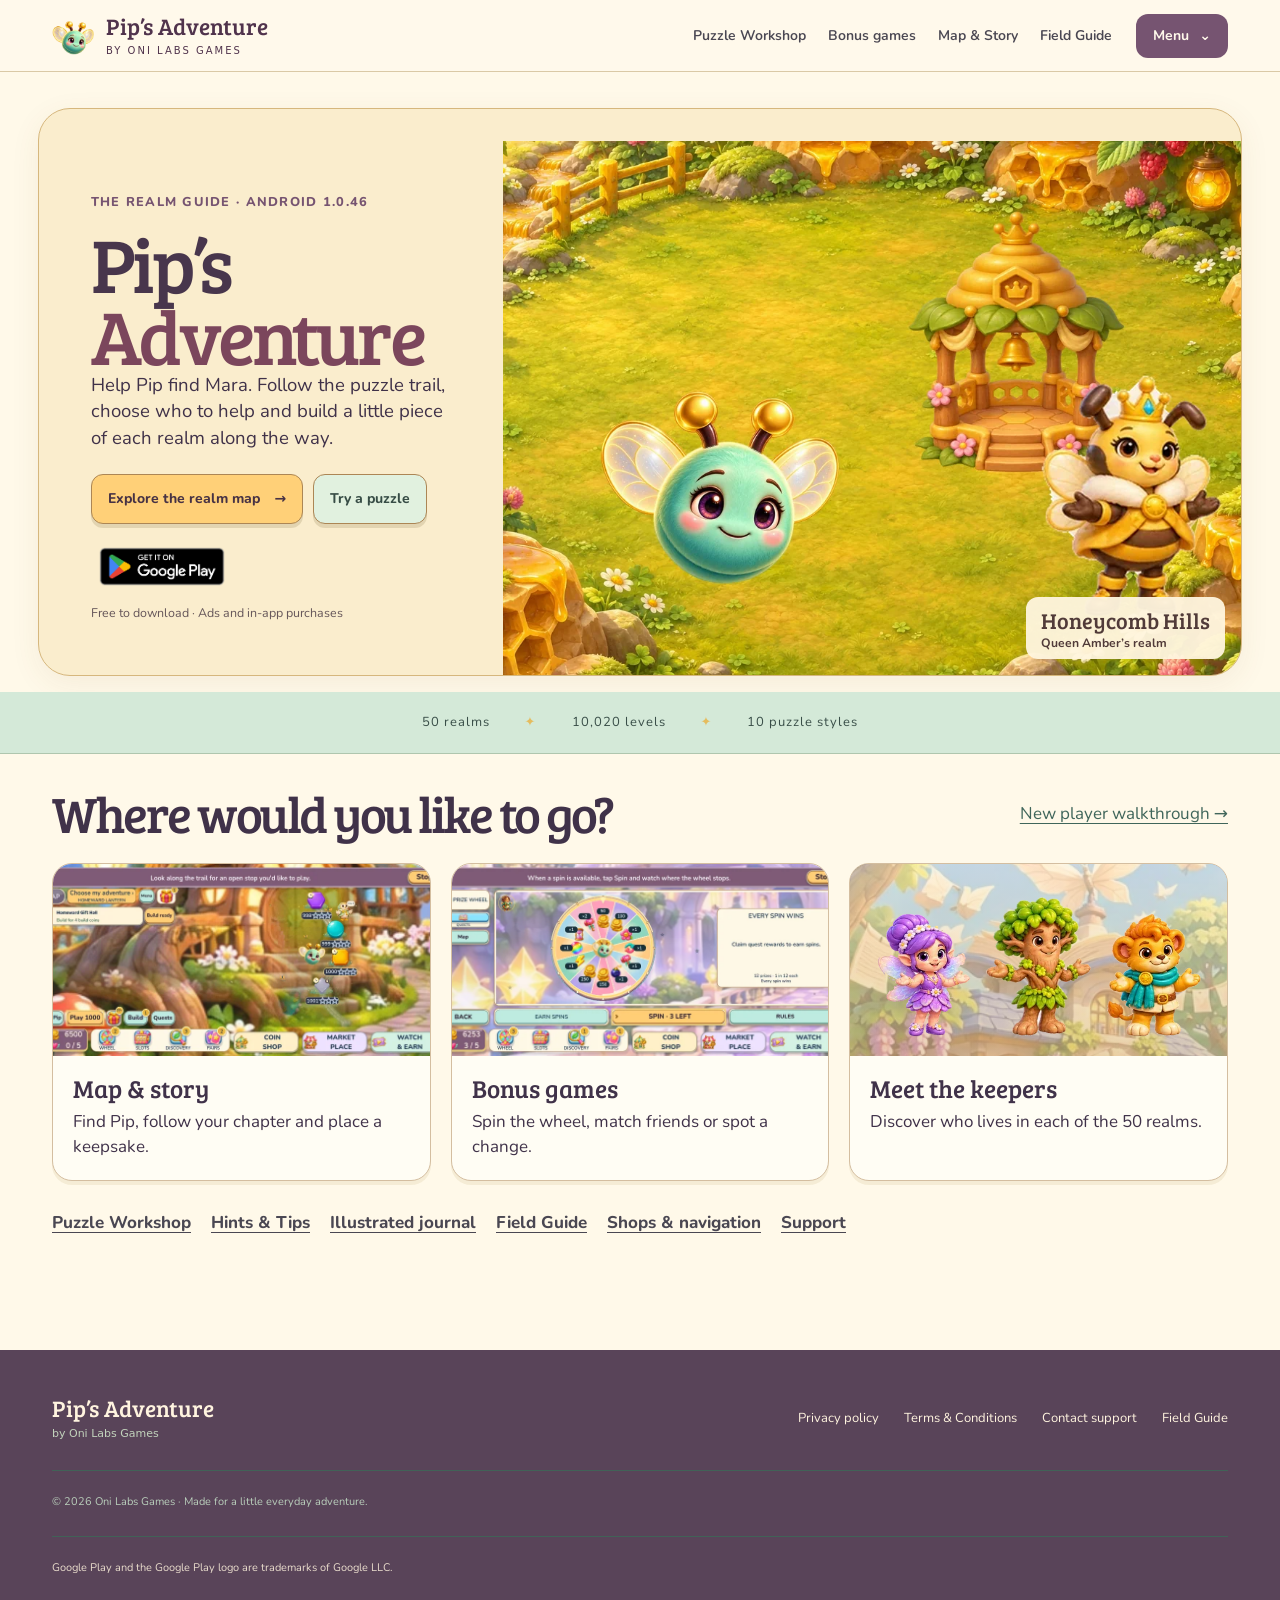
<file: index.html>
<!doctype html>
<html lang="en-CA">
<head>
<!-- Google tag (gtag.js) -->
<script async src="https://www.googletagmanager.com/gtag/js?id=G-JYRZ8F8B67"></script>
<script>
  window.dataLayer = window.dataLayer || [];
  function gtag(){dataLayer.push(arguments);}
  gtag('js', new Date());
  gtag('config', 'G-JYRZ8F8B67');
</script>
<meta charset="utf-8"><meta name="viewport" content="width=device-width,initial-scale=1">
<title>Pip’s Adventure | Realm map, puzzles &amp; player guide</title>
<meta name="description" content="Explore 50 realms with Pip. Practise all ten puzzle styles, choose a chapter route, build landmarks and learn how bonus games and rewards work.">
<meta name="theme-color" content="#fff6de"><link rel="canonical" href="https://cliffman1978-source.github.io/">
<meta property="og:title" content="Pip’s Adventure • The realm guide"><meta property="og:description" content="Follow Pip from the puzzle trail to your next landmark. Explore the characters, chapter choices and bonus games."><meta property="og:image" content="https://cliffman1978-source.github.io/assets/realm-update/hero.webp"><meta property="og:type" content="website">
<link rel="icon" href="assets/realm-update/pip.webp" type="image/webp"><link rel="stylesheet" href="style.css?v=realm-art-2"><script defer src="bonus-practice.js?v=realm-art-2"></script><script src="site.js?v=realm-art-2" defer></script><script src="guide-visuals.js?v=realm-art-2" defer></script>
<link rel="stylesheet" href="practice-art.css?v=level-16-portraits"></head><body class="realm-edition">
<a class="skip" href="#main">Skip to content</a>
<header class="header"><a class="brand" href="#home"><img src="assets/realm-update/pip.webp" alt="" width="54" height="54"><span>Pip’s Adventure<small>BY ONI LABS GAMES</small></span></a><nav aria-label="Main navigation" class="site-nav"><div class="nav-shortcuts"><a href="#puzzles">Puzzle Workshop</a><a href="#bonus">Bonus games</a><a href="#story">Map &amp; Story</a><a href="#guide">Field Guide</a></div><details class="site-menu"><summary>Menu</summary><div class="menu-directory"><a class="menu-home" href="#home">Pip’s Adventure home</a><div><strong>Play</strong><a href="#start">Game walkthrough</a><a href="#puzzles">Puzzle Workshop</a><a href="#bonus">Bonus games</a></div><div><strong>Explore</strong><a href="#story">Map &amp; Story</a><a href="#journal">Illustrated journal</a><a href="#friends">Meet the friends</a></div><div><strong>Get help</strong><a href="#hints">Hints &amp; Tips</a><a href="#guide">Field Guide</a><a href="#navigation">In-game navigation</a><a href="#support">Contact &amp; support</a></div></div></details></nav></header>
<main id="main"><div class="back-hub" hidden><a href="#explore">All features</a><span aria-hidden="true"> / </span><span class="current-section"></span></div>
<section id="home" class="realm-hero" aria-labelledby="title"><div class="realm-intro"><p class="edition-label">The realm guide · Android 1.0.46</p><h1 id="title">Pip’s<br><em>Adventure</em></h1><p class="hero-deck">Help Pip find Mara. Follow the puzzle trail, choose who to help and build a little piece of each realm along the way.</p><div class="hero-actions"><a class="button gold" href="#story">Explore the realm map <span aria-hidden="true">→</span></a><a class="button cream" href="#puzzles">Try a puzzle</a></div><a class="play-badge" href="https://play.google.com/store/apps/details?id=com.puzzlequest.newgame"><img src="assets/google-play-badge.png" alt="Get it on Google Play" width="646" height="250"></a><small>Free to download · Ads and in-app purchases</small></div><figure class="realm-hero-art"><img src="assets/realm-update/hero.webp" width="1200" height="736" fetchpriority="high" alt="Pip and Queen Amber beside the honeycomb pavilion in a sunlit garden"><figcaption>Honeycomb Hills <span>Queen Amber’s realm</span></figcaption></figure></section><div class="trail-strip"><span>50 realms</span><span aria-hidden="true">✦</span><span>10,020 levels</span><span aria-hidden="true">✦</span><span>10 puzzle styles</span></div>
<section id="explore" class="section realm-hub"><div class="hub-heading"><h2>Where would you like to go?</h2><a href="#start">New player walkthrough →</a></div><div class="feature-grid"><a class="realm-feature" href="#story"><img src="assets/realm-update/map.webp" alt="Realm map with illustrated landmark parcels" loading="lazy"><div><h3>Map &amp; story</h3><p>Find Pip, follow your chapter and place a keepsake.</p></div></a><a class="realm-feature" href="#bonus"><img src="assets/realm-update/wheel.webp" alt="The in-game prize wheel" loading="lazy"><div><h3>Bonus games</h3><p>Spin the wheel, match friends or spot a change.</p></div></a><a class="realm-feature" href="#friends"><div class="keeper-cover" aria-hidden="true"><span style="--keeper-x:25%"></span><span style="--keeper-x:0%"></span><span style="--keeper-x:50%"></span></div><div><h3>Meet the keepers</h3><p>Discover who lives in each of the 50 realms.</p></div></a></div><nav class="realm-links" aria-label="More player guides"><a href="#puzzles">Puzzle Workshop</a><a href="#hints">Hints &amp; Tips</a><a href="#journal">Illustrated journal</a><a href="#guide">Field Guide</a><a href="#navigation">Shops &amp; navigation</a><a href="#support">Support</a></nav></section><section class="section puzzle-workshop" id="puzzles" aria-labelledby="practice-title">
<span id="films" aria-hidden="true"></span><h2 id="practice-title">Pip’s Puzzle Workshop</h2>
<p>Try Level 16’s Gather rule with Lyra, Sami, Hazel, Plume and Tavi. Tap two matching faces that share an edge. Then try a different puzzle style or switch to Sunflower Valley’s flower gems.</p>
<p>Character boards begin at level 16. After the opening ten levels, one puzzle in each group of ten uses faces from the cast. Match identical faces using the level’s usual rules. Replaying that level brings back the same cast.</p>
<div id="puzzle-practice" hidden><div class="practice-copy"><label for="practice-pieces">Board pieces</label>
<select id="practice-pieces"><option value="characters" selected>Level 16 characters</option><option value="gems">Sunflower Valley gems</option></select>
<label for="practice-mode">Puzzle style</label>
<select id="practice-mode"><option value="swap">Match 3</option><option value="tap_groups" selected>Gather</option><option value="diagonal_swap">Diagonal Match</option><option value="cross_gather">Cross Gather</option><option value="rising_tides">Rising Tides</option><option value="row_shift">River Rows</option><option value="column_shift">Wind Columns</option><option value="star_hop">Star Hop</option><option value="diagonal_groups">Diagonal Gather</option><option value="bloom_groups">Bloom Gather</option></select>
<p class="practice-rule"></p><div class="practice-speech" role="group" aria-label="Spoken puzzle guidance"><button type="button" data-cue="rule">Hear the rule</button><button type="button" data-cue="tip">Hear a move tip</button></div><audio id="practice-voice" preload="none"></audio><label class="practice-confirm-pref"><input type="checkbox" id="speak-correct" checked> Speak correct moves</label>
<p class="practice-details"></p></div><div class="practice-play"><div class="practice-board" role="group" aria-label="Practice board, three rows and four columns"></div>
<p role="status" aria-live="polite"></p><div class="practice-actions"><button type="button" class="practice-hint">Show a hint</button><button type="button" class="practice-reset">Try again</button></div></div></div>
<details class="workshop-level-preview"><summary>See the full Level 16 board</summary>
<figure><img src="assets/workshop/character-level-16.webp" loading="lazy" alt="Level 16 in Pip’s Adventure with character portraits on the full puzzle board."><figcaption>Match the face on each goal card. The workshop uses five of this level’s characters on a smaller practice board.</figcaption></figure></details>
<noscript><p>Open the <a href="#guide">Field Guide</a> for the illustrated rules for all ten styles.</p></noscript>
<script type="application/json" id="practice-data">[{"mode": "swap", "title": "MATCH 3", "controls": "Swap up, down, left or right. Make a row or column of 3+ matching gems.", "details": "Swipe between neighbouring gems, or tap one and then the other. Diagonal swaps and diagonal matches do not count. A swap that makes no match moves back.", "caption": "Swap up to make a row of three."}, {"mode": "tap_groups", "title": "GATHER", "controls": "Tap 2+ same-colour gems touching up, down, left or right. No swapping or diagonals.", "details": "Tap any gem in the connected group to clear it. Groups can turn corners along shared edges. After gems fall, new connections involving gems already on the board can clear automatically without another move. Groups made entirely of new refill gems wait for your next tap. Groups of 5–6 make a row power, 7–8 a bomb, and 9+ a rainbow. Tap a power to activate it.", "caption": "Tap the pair; both touching gems clear."}, {"mode": "diagonal_swap", "title": "DIAGONAL MATCH", "controls": "Swap neighbours, including diagonally. Make a row or column of 3+ matching gems.", "details": "Swipe between neighbouring gems, or tap one and then the other. You may swap diagonally, but a diagonal line does not count as a match.", "caption": "Swap diagonally to make a horizontal row of three."}, {"mode": "cross_gather", "title": "CROSS GATHER", "controls": "Tap a gem: clear 2+ of its colour in straight lines up/down/left/right. No turns.", "details": "The tapped gem counts toward the total. Each line stops at a different colour, gap or blocker. Lines cannot turn corners or go diagonally. After gems fall, new connections involving gems already on the board can clear automatically without another move. Groups made entirely of new refill gems wait for your next tap. Groups of 5–6 make a row power, 7–8 a bomb, and 9+ a rainbow. Tap a power to activate it.", "caption": "Tap the centre: straight lines clear; the matching corner stays."}, {"mode": "rising_tides", "title": "RISING TIDES", "controls": "Swap to match 3+ in a row or column. Pieces rise from below.", "details": "Swap neighbouring pieces up, down, left or right. On delivery levels, clear ABOVE the pictured relic or charm to lift it to a TOP exit arrow.", "caption": "Make a row of three; gems rise and refill from below."}, {"mode": "row_shift", "title": "RIVER ROWS", "controls": "Shift a row one space left or right. Make a row or column of 3+ matching gems.", "details": "Swipe left or right, or tap two horizontal neighbours. The connected row wraps at its ends; gaps and blockers stop the segment. Tap a power to fire it, or shift its row to fire it. A shift with no match or power moves back.", "caption": "Swipe one space left; the row wraps and makes a column of three."}, {"mode": "column_shift", "title": "WIND COLUMNS", "controls": "Shift a column one space up or down. Make a row or column of 3+ matching gems.", "details": "Swipe up or down, or tap two vertical neighbours. The connected column wraps at its ends; gaps and blockers stop the segment. Tap a power to fire it, or shift its column to fire it. A shift with no match or power moves back.", "caption": "Swipe one space up; the column wraps and makes a row of three."}, {"mode": "star_hop", "title": "STAR HOP", "controls": "Tap a gem, then a gold-ringed gem to swap them. Line up 3 of one colour in a row or column.", "details": "The two gems swap places in an L: two spaces across and one up or down, or two up or down and one across. Either end can complete the line. A hop with a power gem activates it.", "caption": "Tap the two ends of the L. Watch the three matching gems line up."}, {"mode": "diagonal_groups", "title": "DIAGONAL GATHER", "controls": "Tap 2+ same-colour gems touching by an edge OR a corner. No swapping.", "details": "The whole connected group clears, including diagonal connections. After gems fall, new connections involving gems already on the board can clear automatically without another move. Groups made entirely of new refill gems wait for your next tap. Groups of 5–6 make a row power, 7–8 a bomb, and 9+ a rainbow. Tap a power to activate it.", "caption": "Tap the pair connected diagonally; both gems clear."}, {"mode": "bloom_groups", "title": "BLOOM GATHER", "controls": "Tap 3+ same-colour gems touching up, down, left or right. Pairs do not clear.", "details": "No swapping or diagonals. Groups can turn corners along shared edges. After gems fall, new connections involving gems already on the board can clear automatically without another move. Groups made entirely of new refill gems wait for your next tap. Groups of 5–6 make a row power, 7–8 a bomb, and 9+ a rainbow. Tap a power to activate it.", "caption": "Tap all three connected gems in the L-shaped group."}]</script><p class="workshop-tips-link"><a href="#hints">Illustrated hints &amp; tips →</a></p><script defer src="puzzle-lab.js?v=level-16-portraits"></script></section>
<section class="section tips-section" id="hints" aria-labelledby="tips-heading"><h2 id="tips-heading">Hints &amp; Tips</h2><p class="tips-intro">Plan a move, clear an obstacle, or turn a match into a bomb.</p><div class="tip-grid"><article class="tip-card"><figure class="tip-picture" role="img" aria-label="A goal of three blue gems beside a row of three matching blue gems."><div aria-hidden="true"><div class="tip-target"><img alt="" src="assets/icons/goals.webp?v=realm-art-2">3 blue</div><div class="tip-board" aria-hidden="true"><i class="tile blue"></i><i class="tile blue"></i><i class="tile blue"></i><i class="tile green"></i><i class="tile gold"></i><i class="tile purple"></i></div></div></figure><div class="tip-body"><h3>Match what the goal asks for</h3><p>Need blue gems? Look for a blue match before spending a move on another colour. Tap the goal panel during a level to check how many you still need.</p><div class="tip-actions"><audio controls preload="none" aria-label="Listen to the game cue for goals" src="assets/puzzle-voice/goals.mp3"></audio><a href="#your-mission">Level goals →</a></div></div></article><article class="tip-card"><figure class="tip-picture" role="img" aria-label="Three blue gems matched on icy tiles. Alongside them, three green gems match beside a wooden crate."><div aria-hidden="true"><div class="tip-board" aria-hidden="true"><i class="tile ice"></i><i class="tile ice"></i><i class="tile ice"></i><i class="tile gold"></i><i class="tile purple"></i><i class="tile green"></i></div><div class="tip-board" aria-hidden="true"><i class="tile gold"></i><i class="tile crate"></i><i class="tile purple"></i><i class="tile green"></i><i class="tile green"></i><i class="tile green"></i></div></div></figure><div class="tip-body"><h3>Match on ice, beside a crate</h3><p>A match on an icy tile removes one layer. To open a crate, match gems next to it. The dots on each obstacle tell you how many hits it still needs.</p><div class="tip-actions"><audio controls preload="none" aria-label="Listen to the game cue for obstacles" src="assets/puzzle-voice/obstacles.mp3"></audio><a href="#break-the-ice">Obstacle guide →</a></div></div></article><article class="tip-card"><figure class="tip-picture" role="img" aria-label="Five purple gems in a T shape create a bomb."><div aria-hidden="true"><div class="tip-board" aria-hidden="true"><i class="tile purple"></i><i class="tile purple"></i><i class="tile purple"></i><i class="tile blank"></i><i class="tile purple"></i><i class="tile blank"></i><i class="tile blank"></i><i class="tile purple"></i><i class="tile blank"></i></div><span class="tip-arrow">→</span><img class="tip-bomb" src="assets/icons/bomb.webp?v=realm-art-2" alt=""></div></figure><div class="tip-body"><h3>Make a bomb, then fire it</h3><p>In a swap puzzle, match five gems in a T or L. In Gather, tap a connected group of seven or eight. If your goal counts activations, fire the bomb to earn credit.</p><div class="tip-actions"><audio controls preload="none" aria-label="Listen to the game cue for powers" src="assets/puzzle-voice/powers.mp3"></audio><a href="#make-a-bomb">Bomb rules →</a></div></div></article></div><div class="tip-films"><h3>Watch a move, then try it</h3><div class="tip-grid"><article class="tip-card"><video controls playsinline preload="none" width="640" height="360" poster="assets/tip-films/row_shift.webp?v=realm-art-2" aria-label="River Rows worked example"><source src="assets/tip-films/row_shift.mp4?v=realm-art-2" type="video/mp4"><a href="assets/tip-films/row_shift.mp4?v=realm-art-2">Watch River Rows</a></source></video><div class="tip-body"><h4>Shift one whole row</h4><p>Look at the columns above and below your row. A one-space shift can complete a vertical match.</p><a href="#practice-row_shift">Try River Rows →</a></div></article><article class="tip-card"><video controls playsinline preload="none" width="640" height="360" poster="assets/tip-films/star_hop.webp?v=realm-art-2" aria-label="Star Hop worked example"><source src="assets/tip-films/star_hop.mp4?v=realm-art-2" type="video/mp4"><a href="assets/tip-films/star_hop.mp4?v=realm-art-2">Watch Star Hop</a></source></video><div class="tip-body"><h4>Find the other end of the L</h4><p>Start at a gap in a line of matching flowers. Look an L-shaped hop away for the colour that fills it.</p><a href="#practice-star_hop">Try Star Hop →</a></div></article><article class="tip-card"><video controls playsinline preload="none" width="640" height="360" poster="assets/tip-films/diagonal_groups.webp?v=realm-art-2" aria-label="Diagonal Gather worked example"><source src="assets/tip-films/diagonal_groups.mp4?v=realm-art-2" type="video/mp4"><a href="assets/tip-films/diagonal_groups.mp4?v=realm-art-2">Watch Diagonal Gather</a></source></video><div class="tip-body"><h4>Follow the corners</h4><p>Trace the same colour diagonally as well as sideways. Flowers that meet at one corner can belong to the same group.</p><a href="#practice-diagonal_groups">Try Diagonal Gather →</a></div></article></div></div><div class="tips-links"><a class="tip-return" href="#puzzles">‹ Back to Puzzle Workshop</a><a href="#start">Full game walkthrough →</a></div></section>
<section class="section" id="journal"><h2>Pip’s illustrated journal</h2><p>Four places on Pip’s trail. Open an illustration to see the artwork used in that realm, or meet its keeper in the <a href="#friends">character guide</a>.</p><div class="realm-gallery"><figure><a href="assets/realm-update/journal-coral-kingdom.webp" aria-label="Open the Coral Kingdom trail illustration"><img src="assets/realm-update/journal-coral-kingdom.webp" loading="lazy" alt="Coral Kingdom illustrated realm trail, from the current game"></a><figcaption>Coral Kingdom</figcaption></figure><figure><a href="assets/realm-update/journal-copperleaf-railway.webp" aria-label="Open the Copperleaf Railway trail illustration"><img src="assets/realm-update/journal-copperleaf-railway.webp" loading="lazy" alt="Copperleaf Railway illustrated realm trail, from the current game"></a><figcaption>Copperleaf Railway</figcaption></figure><figure><a href="assets/realm-update/journal-paperwing-library.webp" aria-label="Open the Paperwing Library trail illustration"><img src="assets/realm-update/journal-paperwing-library.webp" loading="lazy" alt="Paperwing Library illustrated realm trail, from the current game"></a><figcaption>Paperwing Library</figcaption></figure><figure><a href="assets/realm-update/journal-aurora-palace.webp" aria-label="Open the Aurora Palace trail illustration"><img src="assets/realm-update/journal-aurora-palace.webp" loading="lazy" alt="Aurora Palace illustrated realm trail, from the current game"></a><figcaption>Aurora Palace</figcaption></figure></div></section>
<section class="section tour" id="start" aria-labelledby="tour-title"><div class="tour-cover"><h2 id="tour-title">Pip’s game walkthrough</h2><p>Follow Pip from the realm map to a finished landmark. Along the way, see a chapter unfold and watch a puzzle move in the game.</p></div><nav class="tour-index" aria-label="Walkthrough chapters"><a href="#tour-trail">Find your level</a><a href="#tour-journal">Choose a route</a><a href="#tour-puzzle">Play a puzzle</a><a href="#tour-rewards">Earn rewards</a><a href="#tour-build">Build a landmark</a><a href="#tour-bonus">Explore bonus games</a></nav><article class="tour-stop" id="tour-trail"><div class="tour-media"><img src="assets/realm-update/trail.webp" alt="The painted path through Emerald Forest" loading="lazy"></div><div class="tour-copy"><h3>Start on the map</h3><p>From the welcome screen, open the map to explore or continue your journey. Pick a realm to see its trail. Tap an unlocked level to preview it, or use the gold <strong>Play</strong> button to return to your current puzzle.</p><a href="#map-story">Map controls →</a></div></article><article class="tour-stop" id="tour-journal"><div class="tour-media"><img src="assets/realm-update/story.webp" alt="A chapter choice in Pip’s story" loading="lazy"></div><div class="tour-copy"><h3>Decide where Pip goes</h3><p>Open My Story. Preview one of four destinations and confirm the gold fare or complete the ads on its card. Your destination sets the puzzle realm for five levels. Choose an ending and take the keepsake to the worksite.</p><a href="#story">Explore a chapter choice →</a></div></article><article class="tour-stop" id="tour-puzzle"><div class="tour-media"><figure><video controls playsinline preload="none" poster="assets/walkthrough/gather.webp?v=realm-art-2" aria-label="Watch a Diagonal Gather move and the board refilling"><source src="assets/walkthrough/gather.mp4?v=realm-art-2" type="video/mp4"><a href="assets/walkthrough/gather.mp4?v=realm-art-2">Watch the clip</a></source></video><figcaption>From the game · A highlighted group clears and new gems fall into place.</figcaption></figure></div><div class="tour-copy"><h3>Read the goals, then make your move</h3><p>The level briefing tells you how this board works. Look for the targets and the moves or time available. On this <strong>Diagonal Gather</strong> board, tap matching gems joined at an edge or corner. Watch the cleared spaces refill. On other boards, the rule might ask you to swap, shift a row, or hop.</p><a href="#practice-diagonal_groups">Try Diagonal Gather →</a></div></article><article class="tour-stop" id="tour-rewards"><div class="tour-media"><div class="tour-coins"><img src="assets/icons/build_coin.webp?v=realm-art-2" alt=""><strong>1 star → 3 stars</strong><span>Replay reward: +2 Build Coins</span></div></div><div class="tour-copy"><h3>Turn a win into Build Coins</h3><p>Finish every goal before your moves or time run out. Your best star rating earns one, two, or three Build Coins. Improving a one-star win to three stars earns two more. Back on the trail, tap a gift box when a reward is ready.</p><a href="#stars-gifts">Stars and trail gifts →</a></div></article><article class="tour-stop" id="tour-build"><div class="tour-media"><img src="assets/realm-update/map.webp" alt="Buildings placed on their parcels on the realm map" loading="lazy"></div><div class="tour-copy"><h3>Put your keepsake to work</h3><p>Tap the building on My Map. Preview and save a keepsake design, then spend 4, 6 and 10 Build Coins on the foundation, framework and finishing touches. Close the worksite to return to the same spot on the map.</p><a href="#build-your-world">See the building stages →</a></div></article><article class="tour-stop" id="tour-bonus"><div class="tour-media"><img src="assets/realm-update/wheel.webp" alt="The in-game Prize Wheel and its rewards" loading="lazy"></div><div class="tour-copy"><h3>Take a detour, then return to the trail</h3><p>Open a bonus game from the bottom dock. When eligible, one completed ad gives one wheel spin, one fresh Discovery round, one Pairs replay or two slot spins. Return to the map and tap Play to continue your puzzle.</p><a href="#bonus">Try the bonus demos →</a></div></article><div class="tour-finish"><div><h3>Where will you take Pip?</h3><p>Start your own journey on Android, or practise another move here first.</p></div><a class="play-badge" href="https://play.google.com/store/apps/details?id=com.puzzlequest.newgame"><img src="assets/google-play-badge.png" alt="Get Pip’s Adventure on Google Play" width="646" height="250"></a><a href="#hints">Hints &amp; Tips →</a></div></section>
<section class="section story-guide" id="story">
<div class="story-cover"><div><p class="story-kicker">Map &amp; story</p><h2>Choose Pip’s path</h2><p>Drag across the realm map or pinch to zoom. Use Find Pip to return to your place. Tap a landmark to open its worksite, or head to the trail for your next puzzle.</p><a class="button gold" href="#chapter-one">Explore the first chapter ↓</a></div></div>
<div class="map-spread"><figure class="game-shot"><img src="assets/realm-update/map.webp" alt="Landscape map with buildings on their parcels" loading="lazy"><figcaption>My Map · Tap a building to inspect its three saved stages, price and purpose.</figcaption></figure><figure class="game-shot"><img src="assets/realm-update/trail.webp" alt="The painted path through Emerald Forest" loading="lazy"><figcaption>Level trail · Tap any unlocked level to replay it. The gold Play button opens your current puzzle.</figcaption></figure></div><div class="story-spread"><div class="chapter-path"><h3>From the map to the worksite</h3>
<article><img src="assets/icons/map.webp?v=realm-art-2" alt="" width="50" height="50"><div><h4>Pick a realm</h4><p>Open My Story and choose a route. Two cards show gold fares, one asks for one rewarded ad and one asks for two. Preview the choice and confirm the displayed cost. The destination becomes the puzzle realm for the next five levels. A saved route can be revisited without buying it again.</p></div></article>
<article><img src="assets/icons/book.webp?v=realm-art-2" alt="" width="50" height="50"><div><h4>Decide how the encounter ends</h4><p>Listen to the encounter and choose one of its two endings. The choice determines Pip’s keepsake and can change the gold outcome and the destinations offered next. Chapter notes remember what happened.</p></div></article>
<article><img src="assets/icons/hammer.webp?v=realm-art-2" alt="" width="50" height="50"><div><h4>Leave your mark on the landmark</h4><p>Tap the project on its map parcel. Use your chapter keepsake to preview four stage designs with the displayed gold or ad costs. Save your choice, then spend Build Coins to assemble the stage. Watch the detail appear on the landmark. At a finished project, Decorate with can add a missing detail.</p></div></article></div>
<aside class="story-cost"><img src="assets/icons/build_coin.webp?v=realm-art-2" width="66" height="66" alt=""><h3>Building a landmark</h3><p>Your first win earns one Build Coin per star. Winning a replay earns gold. A higher best rating also earns one Build Coin per extra star. Going from one star to three adds two Build Coins. Repeating a three-star win adds none.</p><dl><div><dt>Foundation</dt><dd>4</dd></div><div><dt>Framework</dt><dd>6</dd></div><div><dt>Finishing touches</dt><dd>10</dd></div><div><dt>Total Build Coins</dt><dd>20</dd></div></dl><p>After five first-time wins, the keeper can cover an eligible shortfall once that chapter.</p></aside></div>
<div class="map-spread story-shots"><figure class="game-shot"><img src="assets/realm-update/story-routes.webp" alt="The four route cards in the current game" loading="lazy"><figcaption>Pick a destination · Each card shows its own gold or ad cost.</figcaption></figure><figure class="game-shot"><img src="assets/realm-update/story.webp" alt="Queen Amber and Pip with two ending choices" loading="lazy"><figcaption>Choose your ending · Listen to the clue before you decide what Pip does next.</figcaption></figure></div><details id="chapter-one" class="chapter-example"><summary>See a worked example from chapter one <small>Story spoilers</small></summary>
<p>At the footbridge, Pip hears scratching beneath the boards. Across the water, a lantern flashes back. For levels 1–5, the four route cards offer these choices:</p>
<table><thead><tr><th scope="col">Pip’s choice</th><th scope="col">Puzzle realm</th><th scope="col">Fare</th></tr></thead><tbody>
<tr><td>Crawl under the bridge</td><td>Crystal Caverns</td><td>50 gold</td></tr>
<tr><td>Answer the lantern</td><td>Moonlight Marsh</td><td>Watch 1 ad</td></tr>
<tr><td>Wake the ferry bell</td><td>Toybox Town</td><td>Watch 2 ads</td></tr>
<tr><td>Charter the atlas ship</td><td>Velvet Theater</td><td>100 gold</td></tr>
</tbody></table>
<p><strong>Suppose you crawl under the bridge.</strong> A water vole is holding up a beam, and a silver button is wedged underneath. Pip can free the vole or save the button. Choose what matters to you, then see what Pip brings back from the bridge.</p>
<p>Back at the worksite, preview a detail on the foundation. Each later stage has its own design choices. If you later choose <strong>Call on your guide</strong>, a traveller recognizes the keepsake you brought from the bridge.</p>
</details>
<div class="hub-links"><a href="#friends">Meet Pip’s friends ↗</a><a href="#build-your-world">Building rules ↗</a><a href="#navigation-journal">Journal controls ↗</a></div>
</section>
<section id="friends" class="section"><h2>Pip &amp; the realm keepers</h2><p>Follow Pip on the search for Mara. Each realm has its own keeper, gift and work to do. Find a familiar face from a story scene or a character puzzle.</p><label class="cast-filter">Find a keeper or realm <input type="search" id="cast-search" placeholder="Try Queen Amber or Honeycomb Hills"></label><p id="cast-count" role="status">50 realm keepers</p><div class="cast-grid"><article class="cast-entry"><span class="cast-art" aria-hidden="true" style="background-image:url(assets/realm-update/cast-0.webp);background-position:0% 0%"></span><div><h3>Rowan</h3><p>Emerald Forest</p><details><summary>Realm gift</summary><p>A forest leaf</p></details></div></article><article class="cast-entry"><span class="cast-art" aria-hidden="true" style="background-image:url(assets/realm-update/cast-0.webp);background-position:25% 0%"></span><div><h3>Lyra</h3><p>Crystal Caverns</p><details><summary>Realm gift</summary><p>A crystal tuning fork</p></details></div></article><article class="cast-entry"><span class="cast-art" aria-hidden="true" style="background-image:url(assets/realm-update/cast-0.webp);background-position:50% 0%"></span><div><h3>Tavi</h3><p>Sunset Savanna</p><details><summary>Realm gift</summary><p>A sun medallion</p></details></div></article><article class="cast-entry"><span class="cast-art" aria-hidden="true" style="background-image:url(assets/realm-update/cast-0.webp);background-position:75% 0%"></span><div><h3>Nix</h3><p>Frostpeak</p><details><summary>Realm gift</summary><p>A white mountain ribbon</p></details></div></article><article class="cast-entry"><span class="cast-art" aria-hidden="true" style="background-image:url(assets/realm-update/cast-0.webp);background-position:100% 0%"></span><div><h3>Mallow</h3><p>Candy Clouds</p><details><summary>Realm gift</summary><p>A star biscuit</p></details></div></article><article class="cast-entry"><span class="cast-art" aria-hidden="true" style="background-image:url(assets/realm-update/cast-0.webp);background-position:0% 100%"></span><div><h3>Bram</h3><p>Volcano Valley</p><details><summary>Realm gift</summary><p>An ember feather</p></details></div></article><article class="cast-entry"><span class="cast-art" aria-hidden="true" style="background-image:url(assets/realm-update/cast-0.webp);background-position:25% 100%"></span><div><h3>Sona</h3><p>Coral Kingdom</p><details><summary>Realm gift</summary><p>A singing pearl</p></details></div></article><article class="cast-entry"><span class="cast-art" aria-hidden="true" style="background-image:url(assets/realm-update/cast-0.webp);background-position:50% 100%"></span><div><h3>Fern</h3><p>Moonlight Marsh</p><details><summary>Realm gift</summary><p>A moon-moth lantern</p></details></div></article><article class="cast-entry"><span class="cast-art" aria-hidden="true" style="background-image:url(assets/realm-update/cast-0.webp);background-position:75% 100%"></span><div><h3>Tick</h3><p>Clockwork City</p><details><summary>Realm gift</summary><p>A brass winding key</p></details></div></article><article class="cast-entry"><span class="cast-art" aria-hidden="true" style="background-image:url(assets/realm-update/cast-0.webp);background-position:100% 100%"></span><div><h3>Mara</h3><p>Starlight Castle</p><details><summary>Realm gift</summary><p>A star chart</p></details></div></article><article class="cast-entry"><span class="cast-art" aria-hidden="true" style="background-image:url(assets/realm-update/cast-1.webp);background-position:0% 0%"></span><div><h3>Mina</h3><p>Sunflower Valley</p><details><summary>Realm gift</summary><p>A sunflower seed</p></details></div></article><article class="cast-entry"><span class="cast-art" aria-hidden="true" style="background-image:url(assets/realm-update/cast-1.webp);background-position:25% 0%"></span><div><h3>Captain Rook</h3><p>Pirate Lagoon</p><details><summary>Realm gift</summary><p>A lagoon chart</p></details></div></article><article class="cast-entry"><span class="cast-art" aria-hidden="true" style="background-image:url(assets/realm-update/cast-1.webp);background-position:50% 0%"></span><div><h3>Queen Amber</h3><p>Honeycomb Hills</p><details><summary>Realm gift</summary><p>A honey drop</p></details></div></article><article class="cast-entry"><span class="cast-art" aria-hidden="true" style="background-image:url(assets/realm-update/cast-1.webp);background-position:75% 0%"></span><div><h3>Aiko</h3><p>Lantern Gardens</p><details><summary>Realm gift</summary><p>A festival ribbon</p></details></div></article><article class="cast-entry"><span class="cast-art" aria-hidden="true" style="background-image:url(assets/realm-update/cast-1.webp);background-position:100% 0%"></span><div><h3>Sami</h3><p>Sunstone Oasis</p><details><summary>Realm gift</summary><p>An oasis tile</p></details></div></article><article class="cast-entry"><span class="cast-art" aria-hidden="true" style="background-image:url(assets/realm-update/cast-1.webp);background-position:0% 100%"></span><div><h3>Orin</h3><p>Thunder Islands</p><details><summary>Realm gift</summary><p>A silver storm wire</p></details></div></article><article class="cast-entry"><span class="cast-art" aria-hidden="true" style="background-image:url(assets/realm-update/cast-1.webp);background-position:25% 100%"></span><div><h3>Bramble</h3><p>Mushroom Village</p><details><summary>Realm gift</summary><p>A spore lantern</p></details></div></article><article class="cast-entry"><span class="cast-art" aria-hidden="true" style="background-image:url(assets/realm-update/cast-1.webp);background-position:50% 100%"></span><div><h3>Button</h3><p>Toybox Town</p><details><summary>Realm gift</summary><p>A wooden train wheel</p></details></div></article><article class="cast-entry"><span class="cast-art" aria-hidden="true" style="background-image:url(assets/realm-update/cast-1.webp);background-position:75% 100%"></span><div><h3>Lumi</h3><p>Aurora Palace</p><details><summary>Realm gift</summary><p>An aurora brush</p></details></div></article><article class="cast-entry"><span class="cast-art" aria-hidden="true" style="background-image:url(assets/realm-update/cast-1.webp);background-position:100% 100%"></span><div><h3>Finch</h3><p>Moonlit Harbor</p><details><summary>Realm gift</summary><p>A harbor signal lamp</p></details></div></article><article class="cast-entry"><span class="cast-art" aria-hidden="true" style="background-image:url(assets/realm-update/cast-2.webp);background-position:0% 0%"></span><div><h3>Quill</h3><p>Paperwing Library</p><details><summary>Realm gift</summary><p>A paperwing map</p></details></div></article><article class="cast-entry"><span class="cast-art" aria-hidden="true" style="background-image:url(assets/realm-update/cast-2.webp);background-position:25% 0%"></span><div><h3>Raina</h3><p>Rainbell Canopy</p><details><summary>Realm gift</summary><p>A rainbell chime</p></details></div></article><article class="cast-entry"><span class="cast-art" aria-hidden="true" style="background-image:url(assets/realm-update/cast-2.webp);background-position:50% 0%"></span><div><h3>Petal</h3><p>Glassflower Conservatory</p><details><summary>Realm gift</summary><p>A living glass petal</p></details></div></article><article class="cast-entry"><span class="cast-art" aria-hidden="true" style="background-image:url(assets/realm-update/cast-2.webp);background-position:75% 0%"></span><div><h3>Dune</h3><p>Sandglass Expanse</p><details><summary>Realm gift</summary><p>A sandglass bead</p></details></div></article><article class="cast-entry"><span class="cast-art" aria-hidden="true" style="background-image:url(assets/realm-update/cast-2.webp);background-position:100% 0%"></span><div><h3>Lark</h3><p>Ribbonfall Gorge</p><details><summary>Realm gift</summary><p>A two-color ribbon</p></details></div></article><article class="cast-entry"><span class="cast-art" aria-hidden="true" style="background-image:url(assets/realm-update/cast-2.webp);background-position:0% 100%"></span><div><h3>Kiln</h3><p>Porcelain Port</p><details><summary>Realm gift</summary><p>A porcelain lantern cup</p></details></div></article><article class="cast-entry"><span class="cast-art" aria-hidden="true" style="background-image:url(assets/realm-update/cast-2.webp);background-position:25% 100%"></span><div><h3>Neri</h3><p>Deepglow Trench</p><details><summary>Realm gift</summary><p>A quiet glow pearl</p></details></div></article><article class="cast-entry"><span class="cast-art" aria-hidden="true" style="background-image:url(assets/realm-update/cast-2.webp);background-position:50% 100%"></span><div><h3>Hazel</h3><p>Acorn Post Office</p><details><summary>Realm gift</summary><p>An acorn letter seal</p></details></div></article><article class="cast-entry"><span class="cast-art" aria-hidden="true" style="background-image:url(assets/realm-update/cast-2.webp);background-position:75% 100%"></span><div><h3>Nova</h3><p>Meteor Orchard</p><details><summary>Realm gift</summary><p>A meteor seed</p></details></div></article><article class="cast-entry"><span class="cast-art" aria-hidden="true" style="background-image:url(assets/realm-update/cast-2.webp);background-position:100% 100%"></span><div><h3>Vela</h3><p>Velvet Theater</p><details><summary>Realm gift</summary><p>A velvet theater mask</p></details></div></article><article class="cast-entry"><span class="cast-art" aria-hidden="true" style="background-image:url(assets/realm-update/cast-3.webp);background-position:0% 0%"></span><div><h3>Spira</h3><p>Spiral Shell Coast</p><details><summary>Realm gift</summary><p>A spiral shell</p></details></div></article><article class="cast-entry"><span class="cast-art" aria-hidden="true" style="background-image:url(assets/realm-update/cast-3.webp);background-position:25% 0%"></span><div><h3>Sora</h3><p>Kitewoven Plateau</p><details><summary>Realm gift</summary><p>A woven kite tail</p></details></div></article><article class="cast-entry"><span class="cast-art" aria-hidden="true" style="background-image:url(assets/realm-update/cast-3.webp);background-position:50% 0%"></span><div><h3>Copper</h3><p>Copperleaf Railway</p><details><summary>Realm gift</summary><p>A copper rail ticket</p></details></div></article><article class="cast-entry"><span class="cast-art" aria-hidden="true" style="background-image:url(assets/realm-update/cast-3.webp);background-position:75% 0%"></span><div><h3>Opal</h3><p>Opal Mirror Lake</p><details><summary>Realm gift</summary><p>An opal lens</p></details></div></article><article class="cast-entry"><span class="cast-art" aria-hidden="true" style="background-image:url(assets/realm-update/cast-3.webp);background-position:100% 0%"></span><div><h3>Cuckoo</h3><p>Cuckoo Highlands</p><details><summary>Realm gift</summary><p>A carved wooden feather</p></details></div></article><article class="cast-entry"><span class="cast-art" aria-hidden="true" style="background-image:url(assets/realm-update/cast-3.webp);background-position:0% 100%"></span><div><h3>Saffra</h3><p>Saffron Bazaar</p><details><summary>Realm gift</summary><p>A saffron compass jar</p></details></div></article><article class="cast-entry"><span class="cast-art" aria-hidden="true" style="background-image:url(assets/realm-update/cast-3.webp);background-position:25% 100%"></span><div><h3>Flurry</h3><p>Snowglobe Workshop</p><details><summary>Realm gift</summary><p>A snowglobe key</p></details></div></article><article class="cast-entry"><span class="cast-art" aria-hidden="true" style="background-image:url(assets/realm-update/cast-3.webp);background-position:50% 100%"></span><div><h3>Reed</h3><p>Bamboo Echo Court</p><details><summary>Realm gift</summary><p>A bamboo echo chime</p></details></div></article><article class="cast-entry"><span class="cast-art" aria-hidden="true" style="background-image:url(assets/realm-update/cast-3.webp);background-position:75% 100%"></span><div><h3>Ambra</h3><p>Amber Fossil Fields</p><details><summary>Realm gift</summary><p>An amber imprint</p></details></div></article><article class="cast-entry"><span class="cast-art" aria-hidden="true" style="background-image:url(assets/realm-update/cast-3.webp);background-position:100% 100%"></span><div><h3>Comet</h3><p>Comet Caravan</p><details><summary>Realm gift</summary><p>A comet-silk spool</p></details></div></article><article class="cast-entry"><span class="cast-art" aria-hidden="true" style="background-image:url(assets/realm-update/cast-4.webp);background-position:0% 0%"></span><div><h3>Plume</h3><p>Featherlight Aviary</p><details><summary>Realm gift</summary><p>A messenger feather</p></details></div></article><article class="cast-entry"><span class="cast-art" aria-hidden="true" style="background-image:url(assets/realm-update/cast-4.webp);background-position:25% 0%"></span><div><h3>Marlo</h3><p>Marble Maze</p><details><summary>Realm gift</summary><p>A marble waystone</p></details></div></article><article class="cast-entry"><span class="cast-art" aria-hidden="true" style="background-image:url(assets/realm-update/cast-4.webp);background-position:50% 0%"></span><div><h3>Blue</h3><p>Bluebell Underground</p><details><summary>Realm gift</summary><p>A bluebell water cup</p></details></div></article><article class="cast-entry"><span class="cast-art" aria-hidden="true" style="background-image:url(assets/realm-update/cast-4.webp);background-position:75% 0%"></span><div><h3>Glow</h3><p>Lanternfish Market</p><details><summary>Realm gift</summary><p>A glass fishing float</p></details></div></article><article class="cast-entry"><span class="cast-art" aria-hidden="true" style="background-image:url(assets/realm-update/cast-4.webp);background-position:100% 0%"></span><div><h3>Lune</h3><p>Silkmoon Terraces</p><details><summary>Realm gift</summary><p>A moon-silk thread</p></details></div></article><article class="cast-entry"><span class="cast-art" aria-hidden="true" style="background-image:url(assets/realm-update/cast-4.webp);background-position:0% 100%"></span><div><h3>Nim</h3><p>Cloudseed Nursery</p><details><summary>Realm gift</summary><p>A cloud seed</p></details></div></article><article class="cast-entry"><span class="cast-art" aria-hidden="true" style="background-image:url(assets/realm-update/cast-4.webp);background-position:25% 100%"></span><div><h3>Brass</h3><p>Brassheart Foundry</p><details><summary>Realm gift</summary><p>A brassheart cog</p></details></div></article><article class="cast-entry"><span class="cast-art" aria-hidden="true" style="background-image:url(assets/realm-update/cast-4.webp);background-position:50% 100%"></span><div><h3>Prisma</h3><p>Prismwater Delta</p><details><summary>Realm gift</summary><p>A prismwater lens</p></details></div></article><article class="cast-entry"><span class="cast-art" aria-hidden="true" style="background-image:url(assets/realm-update/cast-4.webp);background-position:75% 100%"></span><div><h3>Sol</h3><p>Dawnweaver Summit</p><details><summary>Realm gift</summary><p>A dawn thread</p></details></div></article><article class="cast-entry"><span class="cast-art" aria-hidden="true" style="background-image:url(assets/realm-update/cast-4.webp);background-position:100% 100%"></span><div><h3>Juno</h3><p>Homeward Lantern</p><details><summary>Realm gift</summary><p>A homeward lantern spark</p></details></div></article></div></section><section class="section guide-section" id="guide"><span id="shops"></span><span id="worlds"></span><div class="section-heading"><div><span class="eyebrow">THE PLAYER’S FIELD GUIDE</span><h2>Field Guide</h2></div><p>Game rules, useful tips and where to find things.<br> Choose a topic or search for what you need. Open a card to see its illustration and animation.</p></div><div class="guide-tools" hidden><label class="search-label" for="guide-search">What would you like help with?</label><div class="search-row"><input type="search" id="guide-search" placeholder="Try “relics”, “rainbow” or “firefly”…" autocomplete="off"><button type="button" id="clear-search">Clear</button></div><div class="filters" role="group" aria-label="Filter guide by topic"><button type="button" class="filter" data-category="All topics" aria-pressed="true">All topics</button><button type="button" class="filter" data-category="Getting started" aria-pressed="false">Getting started</button><button type="button" class="filter" data-category="Puzzle styles" aria-pressed="false">Puzzle styles</button><button type="button" class="filter" data-category="Puzzle rules" aria-pressed="false">Puzzle rules</button><button type="button" class="filter" data-category="Boosters &amp; hints" aria-pressed="false">Boosters &amp; hints</button><button type="button" class="filter" data-category="Worlds &amp; quests" aria-pressed="false">Worlds &amp; quests</button><button type="button" class="filter" data-category="Bonus games" aria-pressed="false">Bonus games</button><button type="button" class="filter" data-category="Shops &amp; rewards" aria-pressed="false">Shops &amp; rewards</button><button type="button" class="filter nav-guide-filter" data-category="Navigation guide" aria-pressed="false">Navigation guide</button></div><p class="result-count" id="result-count" role="status" aria-live="polite"></p></div><noscript><p>All guide topics are listed below. Open any heading to read it.</p></noscript><div id="guide-list"><details class="lesson" id="game-updates" data-category="Getting started"><summary><img class="lesson-icon" src="assets/icons/book.webp?v=realm-art-2" alt="" width="56" height="56" loading="lazy"><span><small>Getting started</small>Game Updates</span><span class="plus" aria-hidden="true">+</span></summary><div class="lesson-body"><p>When an update is required, tap Google Play on the update screen, install the update, then return to Pip’s Adventure. If the update is still required, check your internet connection and try Google Play again. Updating the installed game keeps its saved progress. Contact support before uninstalling or clearing app data.</p><a class="permalink" href="#game-updates">Link to this tip ↗</a></div></details>
<details class="lesson" id="choose-your-progress" data-category="Getting started"><summary><img class="lesson-icon" src="assets/icons/book.webp?v=realm-art-2" alt="" width="56" height="56" loading="lazy"><span><small>Getting started</small>Choose Your Progress</span><span class="plus" aria-hidden="true">+</span></summary><div class="lesson-body"><p>When a different Google Play save is found, compare the level and coin balance shown for each option. Use Google Play Save replaces progress on this device and keeps a local recovery copy. Keep Current Progress preserves this device’s progress and enables its automatic backups. The two saves are not merged. Choose one option to continue.</p><a class="permalink" href="#choose-your-progress">Link to this tip ↗</a></div></details>
<details class="lesson" id="save-status" data-category="Getting started"><summary><img class="lesson-icon" src="assets/icons/book.webp?v=realm-art-2" alt="" width="56" height="56" loading="lazy"><span><small>Getting started</small>Save Status</span><span class="plus" aria-hidden="true">+</span></summary><div class="lesson-body"><p>Open Menu → Settings → Save Status. Progress saves on this device automatically. On Android, Google Play Games also backs up when your profile and the service are available; no separate game account is needed. Use the same Play Games profile on a replacement Android device. Check the status before switching devices. Backups can be delayed while offline or when the service is unavailable. Apple/iCloud saving and Android-to-iPhone transfer are not included.</p><a class="permalink" href="#save-status">Link to this tip ↗</a></div></details>
<details class="lesson" id="find-your-controls" data-category="Getting started"><summary><img class="lesson-icon" src="assets/icons/settings.webp?v=realm-art-2" alt="" width="56" height="56" loading="lazy"><span><small>Getting started</small>Find Your Controls</span><span class="plus" aria-hidden="true">+</span></summary><div class="lesson-body"><figure class="guide-demo" data-demo="CONTROLS"><canvas width="900" height="480" role="img" aria-label="Find Your Controls: Tap a button; Back returns safely">Tap a button; Back returns safely</canvas><figcaption>Tap a button; Back returns safely</figcaption><div class="demo-controls"><button type="button" class="demo-toggle" aria-label="Play animation: Find Your Controls">Play animation</button><button type="button" class="demo-replay" aria-label="Replay animation: Find Your Controls">Replay ↻</button><span>Illustrated example</span></div></figure><p>Open Menu → Settings → Volume Controls to adjust music and effects or turn Voice on or off. When guidance is muted, tap the voice button at the top of the screen to hear the current directions again. Menu → Guides opens the Field Guide; Bonus and Shop &amp; Items group games and supplies. Gentle upbeat music varies by world and activity, with three arrangements across each world’s puzzle progress; warning cues become more urgent with 20 seconds or 5 moves left, and again at 7 seconds or 2 moves. On Android, the bottom menu shows your gold coins and lives throughout play. The puzzle header shows your level and score. Use Pause during a puzzle. Between levels, Menu → Worlds opens My World Map and Spin Quests.</p><a class="permalink" href="#find-your-controls" aria-label="Link to Find Your Controls">Link to this tip ↗</a></div></details>
<details class="lesson" id="lives-pause" data-category="Getting started"><summary><img class="lesson-icon" src="assets/icons/life.webp?v=realm-art-2" alt="" width="56" height="56" loading="lazy"><span><small>Getting started</small>Lives &amp; Pause</span><span class="plus" aria-hidden="true">+</span></summary><div class="lesson-body"><figure class="guide-demo" data-demo="LIFE"><canvas width="900" height="480" role="img" aria-label="Lives &amp; Pause: Claim a banked life">Claim a banked life</canvas><figcaption>Claim a banked life</figcaption><div class="demo-controls"><button type="button" class="demo-toggle" aria-label="Play animation: Lives &amp; Pause">Play animation</button><button type="button" class="demo-replay" aria-label="Replay animation: Lives &amp; Pause">Replay ↻</button><span>Illustrated example</span></div></figure><p>Lost lives refill over time. If you have banked lives, tap USE SAVED LIFE in the out-of-lives popup to claim one without visiting Inventory. On a failed level, then tap TRY AGAIN. Pause to take a break, restart or open sound settings. A failed level costs one life.</p><a class="permalink" href="#lives-pause" aria-label="Link to Lives &amp; Pause">Link to this tip ↗</a></div></details>
<details class="lesson" id="match-move" data-category="Getting started"><summary><img class="lesson-icon" src="assets/icons/move.webp?v=realm-art-2" alt="" width="56" height="56" loading="lazy"><span><small>Getting started</small>Match &amp; Move</span><span class="plus" aria-hidden="true">+</span></summary><div class="lesson-body"><figure class="guide-demo" data-demo="MODE:swap"><canvas width="900" height="480" role="img" aria-label="Match &amp; Move: Watch the move, the match and the clearing gems.">Watch the move, the match and the clearing gems.</canvas><figcaption>Watch the move, the match and the clearing gems.</figcaption><div class="demo-controls"><button type="button" class="demo-toggle" aria-label="Play animation: Match &amp; Move">Play animation</button><button type="button" class="demo-replay" aria-label="Replay animation: Match &amp; Move">Replay ↻</button><span>Illustrated example</span></div></figure><p>Swap neighboring gems to match 3 or more. Swipe up, down, left or right. A swap with no match moves back.</p><a class="permalink" href="#match-move" aria-label="Link to Match &amp; Move">Link to this tip ↗</a></div></details>
<details class="lesson" id="ten-puzzle-styles" data-category="Getting started"><summary><img class="lesson-icon" src="assets/icons/book.webp?v=realm-art-2" alt="" width="56" height="56" loading="lazy"><span><small>Getting started</small>Ten Puzzle Styles</span><span class="plus" aria-hidden="true">+</span></summary><div class="lesson-body"><figure class="guide-demo" data-demo="MODE:swap"><canvas width="900" height="480" role="img" aria-label="Ten Puzzle Styles: Watch the move, the match and the clearing gems.">Watch the move, the match and the clearing gems.</canvas><figcaption>Watch the move, the match and the clearing gems.</figcaption><div class="demo-controls"><button type="button" class="demo-toggle" aria-label="Play animation: Ten Puzzle Styles">Play animation</button><button type="button" class="demo-replay" aria-label="Replay animation: Ten Puzzle Styles">Replay ↻</button><span>Illustrated example</span></div></figure><p>Each puzzle-style card explains its controls and shows an animated example. Check your level briefing for the active style. Examples repeat without spending moves or lives. All ten styles rotate from the second world onward.</p><a class="permalink" href="#ten-puzzle-styles" aria-label="Link to Ten Puzzle Styles">Link to this tip ↗</a></div></details>
<details class="lesson" id="your-mission" data-category="Getting started"><summary><img class="lesson-icon" src="assets/icons/goals.webp?v=realm-art-2" alt="" width="56" height="56" loading="lazy"><span><small>Getting started</small>Your Mission</span><span class="plus" aria-hidden="true">+</span></summary><div class="lesson-body"><figure class="guide-demo" data-demo="GOALS"><canvas width="900" height="480" role="img" aria-label="Your Mission: Complete every marked goal">Complete every marked goal</canvas><figcaption>Complete every marked goal</figcaption><div class="demo-controls"><button type="button" class="demo-toggle" aria-label="Play animation: Your Mission">Play animation</button><button type="button" class="demo-replay" aria-label="Replay animation: Your Mission">Replay ↻</button><span>Illustrated example</span></div></figure><p>Read the opening quest briefing. Tap the goal panel to review it. Watch the counters below the board. Complete every goal before your moves or time run out.</p><a class="permalink" href="#your-mission" aria-label="Link to Your Mission">Link to this tip ↗</a></div></details>
<details class="lesson" id="bloom-gather" data-category="Puzzle styles"><summary><img class="lesson-icon" src="assets/icons/move.webp?v=realm-art-2" alt="" width="56" height="56" loading="lazy"><span><small>Puzzle styles</small>Bloom Gather</span><span class="plus" aria-hidden="true">+</span></summary><div class="lesson-body"><figure class="guide-demo" data-demo="MODE:bloom_groups"><canvas width="900" height="480" role="img" aria-label="Bloom Gather: Tap all three connected gems in the L-shaped group.">Tap all three connected gems in the L-shaped group.</canvas><figcaption>Tap all three connected gems in the L-shaped group.</figcaption><div class="demo-controls"><button type="button" class="demo-toggle" aria-label="Play animation: Bloom Gather">Play animation</button><button type="button" class="demo-replay" aria-label="Replay animation: Bloom Gather">Replay ↻</button><span>Illustrated example</span></div></figure><p>Tap 3+ same-colour gems touching up, down, left or right. Pairs do not clear. No swapping or diagonals. Groups can turn corners along shared edges. After gems fall, new connections involving gems already on the board can clear automatically without another move. Groups made entirely of new refill gems wait for your next tap. Groups of 5–6 make a row power, 7–8 a bomb, and 9+ a rainbow. Tap a power to activate it.</p><audio controls preload="none" aria-label="Listen to Bloom Gather instructions" src="assets/puzzle-voice/bloom_groups.mp3"></audio><a class="permalink" href="#bloom-gather" aria-label="Link to Bloom Gather">Link to this tip ↗</a></div></details>
<details class="lesson" id="cross-gather" data-category="Puzzle styles"><summary><img class="lesson-icon" src="assets/icons/move.webp?v=realm-art-2" alt="" width="56" height="56" loading="lazy"><span><small>Puzzle styles</small>Cross Gather</span><span class="plus" aria-hidden="true">+</span></summary><div class="lesson-body"><figure class="guide-demo" data-demo="MODE:cross_gather"><canvas width="900" height="480" role="img" aria-label="Cross Gather: Tap the centre: straight lines clear; the matching corner stays.">Tap the centre: straight lines clear; the matching corner stays.</canvas><figcaption>Tap the centre: straight lines clear; the matching corner stays.</figcaption><div class="demo-controls"><button type="button" class="demo-toggle" aria-label="Play animation: Cross Gather">Play animation</button><button type="button" class="demo-replay" aria-label="Replay animation: Cross Gather">Replay ↻</button><span>Illustrated example</span></div></figure><p>Tap a gem: clear 2+ of its colour in straight lines up/down/left/right. No turns. The tapped gem counts toward the total. Each line stops at a different colour, gap or blocker. Lines cannot turn corners or go diagonally. After gems fall, new connections involving gems already on the board can clear automatically without another move. Groups made entirely of new refill gems wait for your next tap. Groups of 5–6 make a row power, 7–8 a bomb, and 9+ a rainbow. Tap a power to activate it.</p><audio controls preload="none" aria-label="Listen to Cross Gather instructions" src="assets/puzzle-voice/cross_gather.mp3"></audio><a class="permalink" href="#cross-gather" aria-label="Link to Cross Gather">Link to this tip ↗</a></div></details>
<details class="lesson" id="diagonal-gather" data-category="Puzzle styles"><summary><img class="lesson-icon" src="assets/icons/move.webp?v=realm-art-2" alt="" width="56" height="56" loading="lazy"><span><small>Puzzle styles</small>Diagonal Gather</span><span class="plus" aria-hidden="true">+</span></summary><div class="lesson-body"><figure class="guide-demo" data-demo="MODE:diagonal_groups"><canvas width="900" height="480" role="img" aria-label="Diagonal Gather: Tap the pair connected diagonally; both gems clear.">Tap the pair connected diagonally; both gems clear.</canvas><figcaption>Tap the pair connected diagonally; both gems clear.</figcaption><div class="demo-controls"><button type="button" class="demo-toggle" aria-label="Play animation: Diagonal Gather">Play animation</button><button type="button" class="demo-replay" aria-label="Replay animation: Diagonal Gather">Replay ↻</button><span>Illustrated example</span></div></figure><p>Tap 2+ same-colour gems touching by an edge OR a corner. No swapping. The whole connected group clears, including diagonal connections. After gems fall, new connections involving gems already on the board can clear automatically without another move. Groups made entirely of new refill gems wait for your next tap. Groups of 5–6 make a row power, 7–8 a bomb, and 9+ a rainbow. Tap a power to activate it.</p><audio controls preload="none" aria-label="Listen to Diagonal Gather instructions" src="assets/puzzle-voice/diagonal_groups.mp3"></audio><a class="permalink" href="#diagonal-gather" aria-label="Link to Diagonal Gather">Link to this tip ↗</a></div></details>
<details class="lesson" id="diagonal-match" data-category="Puzzle styles"><summary><img class="lesson-icon" src="assets/icons/move.webp?v=realm-art-2" alt="" width="56" height="56" loading="lazy"><span><small>Puzzle styles</small>Diagonal Match</span><span class="plus" aria-hidden="true">+</span></summary><div class="lesson-body"><figure class="guide-demo" data-demo="MODE:diagonal_swap"><canvas width="900" height="480" role="img" aria-label="Diagonal Match: Swap diagonally to make a horizontal row of three.">Swap diagonally to make a horizontal row of three.</canvas><figcaption>Swap diagonally to make a horizontal row of three.</figcaption><div class="demo-controls"><button type="button" class="demo-toggle" aria-label="Play animation: Diagonal Match">Play animation</button><button type="button" class="demo-replay" aria-label="Replay animation: Diagonal Match">Replay ↻</button><span>Illustrated example</span></div></figure><p>Swap neighbours, including diagonally. Make a row or column of 3+ matching gems. Swipe between neighbouring gems, or tap one and then the other. You may swap diagonally, but a diagonal line does not count as a match.</p><audio controls preload="none" aria-label="Listen to Diagonal Match instructions" src="assets/puzzle-voice/diagonal_swap.mp3"></audio><a class="permalink" href="#diagonal-match" aria-label="Link to Diagonal Match">Link to this tip ↗</a></div></details>
<details class="lesson" id="gather" data-category="Puzzle styles"><summary><img class="lesson-icon" src="assets/icons/move.webp?v=realm-art-2" alt="" width="56" height="56" loading="lazy"><span><small>Puzzle styles</small>Gather</span><span class="plus" aria-hidden="true">+</span></summary><div class="lesson-body"><figure class="guide-demo" data-demo="MODE:tap_groups"><canvas width="900" height="480" role="img" aria-label="Gather: Tap the pair; both touching gems clear.">Tap the pair; both touching gems clear.</canvas><figcaption>Tap the pair; both touching gems clear.</figcaption><div class="demo-controls"><button type="button" class="demo-toggle" aria-label="Play animation: Gather">Play animation</button><button type="button" class="demo-replay" aria-label="Replay animation: Gather">Replay ↻</button><span>Illustrated example</span></div></figure><p>Tap 2+ same-colour gems touching up, down, left or right. No swapping or diagonals. Tap any gem in the connected group to clear it. Groups can turn corners along shared edges. After gems fall, new connections involving gems already on the board can clear automatically without another move. Groups made entirely of new refill gems wait for your next tap. Groups of 5–6 make a row power, 7–8 a bomb, and 9+ a rainbow. Tap a power to activate it.</p><audio controls preload="none" aria-label="Listen to Gather instructions" src="assets/puzzle-voice/tap_groups.mp3"></audio><a class="permalink" href="#gather" aria-label="Link to Gather">Link to this tip ↗</a></div></details>
<details class="lesson" id="match-3" data-category="Puzzle styles"><summary><img class="lesson-icon" src="assets/icons/move.webp?v=realm-art-2" alt="" width="56" height="56" loading="lazy"><span><small>Puzzle styles</small>Match 3</span><span class="plus" aria-hidden="true">+</span></summary><div class="lesson-body"><figure class="guide-demo" data-demo="MODE:swap"><canvas width="900" height="480" role="img" aria-label="Match 3: Swap up to make a row of three.">Swap up to make a row of three.</canvas><figcaption>Swap up to make a row of three.</figcaption><div class="demo-controls"><button type="button" class="demo-toggle" aria-label="Play animation: Match 3">Play animation</button><button type="button" class="demo-replay" aria-label="Replay animation: Match 3">Replay ↻</button><span>Illustrated example</span></div></figure><p>Swap up, down, left or right. Make a row or column of 3+ matching gems. Swipe between neighbouring gems, or tap one and then the other. Diagonal swaps and diagonal matches do not count. A swap that makes no match moves back.</p><audio controls preload="none" aria-label="Listen to Match 3 instructions" src="assets/puzzle-voice/swap.mp3"></audio><a class="permalink" href="#match-3" aria-label="Link to Match 3">Link to this tip ↗</a></div></details>
<details class="lesson" id="rising-tides" data-category="Puzzle styles"><summary><img class="lesson-icon" src="assets/icons/move.webp?v=realm-art-2" alt="" width="56" height="56" loading="lazy"><span><small>Puzzle styles</small>Rising Tides</span><span class="plus" aria-hidden="true">+</span></summary><div class="lesson-body"><figure class="guide-demo" data-demo="MODE:rising_tides"><canvas width="900" height="480" role="img" aria-label="Rising Tides: Make a row of three; gems rise and refill from below.">Make a row of three; gems rise and refill from below.</canvas><figcaption>Make a row of three; gems rise and refill from below.</figcaption><div class="demo-controls"><button type="button" class="demo-toggle" aria-label="Play animation: Rising Tides">Play animation</button><button type="button" class="demo-replay" aria-label="Replay animation: Rising Tides">Replay ↻</button><span>Illustrated example</span></div></figure><p>Swap to match 3+ in a row or column. Pieces rise from below. Swap neighbouring pieces up, down, left or right. On delivery levels, clear ABOVE the pictured relic or charm to lift it to a TOP exit arrow.</p><audio controls preload="none" aria-label="Listen to Rising Tides instructions" src="assets/puzzle-voice/rising_tides.mp3"></audio><a class="permalink" href="#rising-tides" aria-label="Link to Rising Tides">Link to this tip ↗</a></div></details>
<details class="lesson" id="river-rows" data-category="Puzzle styles"><summary><img class="lesson-icon" src="assets/icons/move.webp?v=realm-art-2" alt="" width="56" height="56" loading="lazy"><span><small>Puzzle styles</small>River Rows</span><span class="plus" aria-hidden="true">+</span></summary><div class="lesson-body"><figure class="guide-demo" data-demo="MODE:row_shift"><canvas width="900" height="480" role="img" aria-label="River Rows: Swipe one space left; the row wraps and makes a column of three.">Swipe one space left; the row wraps and makes a column of three.</canvas><figcaption>Swipe one space left; the row wraps and makes a column of three.</figcaption><div class="demo-controls"><button type="button" class="demo-toggle" aria-label="Play animation: River Rows">Play animation</button><button type="button" class="demo-replay" aria-label="Replay animation: River Rows">Replay ↻</button><span>Illustrated example</span></div></figure><p>Shift a row one space left or right. Make a row or column of 3+ matching gems. Swipe left or right, or tap two horizontal neighbours. The connected row wraps at its ends; gaps and blockers stop the segment. Tap a power to fire it, or shift its row to fire it. A shift with no match or power moves back.</p><audio controls preload="none" aria-label="Listen to River Rows instructions" src="assets/puzzle-voice/row_shift.mp3"></audio><a class="permalink" href="#river-rows" aria-label="Link to River Rows">Link to this tip ↗</a></div></details>
<details class="lesson" id="star-hop" data-category="Puzzle styles"><summary><img class="lesson-icon" src="assets/icons/move.webp?v=realm-art-2" alt="" width="56" height="56" loading="lazy"><span><small>Puzzle styles</small>Star Hop</span><span class="plus" aria-hidden="true">+</span></summary><div class="lesson-body"><figure class="guide-demo" data-demo="MODE:star_hop"><canvas width="900" height="480" role="img" aria-label="Star Hop: Tap the two ends of the L. Watch the three matching gems line up.">Tap the two ends of the L. Watch the three matching gems line up.</canvas><figcaption>Tap the two ends of the L. Watch the three matching gems line up.</figcaption><div class="demo-controls"><button type="button" class="demo-toggle" aria-label="Play animation: Star Hop">Play animation</button><button type="button" class="demo-replay" aria-label="Replay animation: Star Hop">Replay ↻</button><span>Illustrated example</span></div></figure><p>Tap a gem, then a gold-ringed gem to swap them. Line up 3 of one colour in a row or column. The two gems swap places in an L: two spaces across and one up or down, or two up or down and one across. Either end can complete the line. A hop with a power gem activates it.</p><audio controls preload="none" aria-label="Listen to Star Hop instructions" src="assets/puzzle-voice/star_hop.mp3"></audio><a class="permalink" href="#star-hop" aria-label="Link to Star Hop">Link to this tip ↗</a></div></details>
<details class="lesson" id="wind-columns" data-category="Puzzle styles"><summary><img class="lesson-icon" src="assets/icons/move.webp?v=realm-art-2" alt="" width="56" height="56" loading="lazy"><span><small>Puzzle styles</small>Wind Columns</span><span class="plus" aria-hidden="true">+</span></summary><div class="lesson-body"><figure class="guide-demo" data-demo="MODE:column_shift"><canvas width="900" height="480" role="img" aria-label="Wind Columns: Swipe one space up; the column wraps and makes a row of three.">Swipe one space up; the column wraps and makes a row of three.</canvas><figcaption>Swipe one space up; the column wraps and makes a row of three.</figcaption><div class="demo-controls"><button type="button" class="demo-toggle" aria-label="Play animation: Wind Columns">Play animation</button><button type="button" class="demo-replay" aria-label="Replay animation: Wind Columns">Replay ↻</button><span>Illustrated example</span></div></figure><p>Shift a column one space up or down. Make a row or column of 3+ matching gems. Swipe up or down, or tap two vertical neighbours. The connected column wraps at its ends; gaps and blockers stop the segment. Tap a power to fire it, or shift its column to fire it. A shift with no match or power moves back.</p><audio controls preload="none" aria-label="Listen to Wind Columns instructions" src="assets/puzzle-voice/column_shift.mp3"></audio><a class="permalink" href="#wind-columns" aria-label="Link to Wind Columns">Link to this tip ↗</a></div></details>
<details class="lesson" id="break-the-ice" data-category="Puzzle rules"><summary><img class="lesson-icon" src="assets/icons/book.webp?v=realm-art-2" alt="" width="56" height="56" loading="lazy"><span><small>Puzzle rules</small>Break The Ice</span><span class="plus" aria-hidden="true">+</span></summary><div class="lesson-body"><figure class="guide-demo" data-demo="OBSTACLE:6"><canvas width="900" height="480" role="img" aria-label="Break The Ice: Match ON ice">Match ON ice</canvas><figcaption>Match ON ice</figcaption><div class="demo-controls"><button type="button" class="demo-toggle" aria-label="Play animation: Break The Ice">Play animation</button><button type="button" class="demo-replay" aria-label="Replay animation: Break The Ice">Replay ↻</button><span>Illustrated example</span></div></figure><p>Look for the bright blue crystal frame and frosted corners. Match ON the tile or hit it with powers. Pale dots on the dark bottom badge show remaining layers.</p><a class="permalink" href="#break-the-ice" aria-label="Link to Break The Ice">Link to this tip ↗</a></div></details>
<details class="lesson" id="combine-powers" data-category="Puzzle rules"><summary><img class="lesson-icon" src="assets/icons/lightning.webp?v=realm-art-2" alt="" width="56" height="56" loading="lazy"><span><small>Puzzle rules</small>Combine Powers</span><span class="plus" aria-hidden="true">+</span></summary><div class="lesson-body"><figure class="guide-demo" data-demo="COMBINE"><canvas width="900" height="480" role="img" aria-label="Combine Powers: Swap two powers together">Swap two powers together</canvas><figcaption>Swap two powers together</figcaption><div class="demo-controls"><button type="button" class="demo-toggle" aria-label="Play animation: Combine Powers">Play animation</button><button type="button" class="demo-replay" aria-label="Replay animation: Combine Powers">Replay ↻</button><span>Illustrated example</span></div></figure><p>In swap styles, swap two neighboring power gems for a stronger combination. In shifting styles, every existing power in the shifted segment fires at its new position. Their clear areas work together.</p><a class="permalink" href="#combine-powers" aria-label="Link to Combine Powers">Link to this tip ↗</a></div></details>
<details class="lesson" id="crack-the-stones" data-category="Puzzle rules"><summary><img class="lesson-icon" src="assets/icons/book.webp?v=realm-art-2" alt="" width="56" height="56" loading="lazy"><span><small>Puzzle rules</small>Crack The Stones</span><span class="plus" aria-hidden="true">+</span></summary><div class="lesson-body"><figure class="guide-demo" data-demo="OBSTACLE:13"><canvas width="900" height="480" role="img" aria-label="Crack The Stones: Adjacent matches crack stone">Adjacent matches crack stone</canvas><figcaption>Adjacent matches crack stone</figcaption><div class="demo-controls"><button type="button" class="demo-toggle" aria-label="Play animation: Crack The Stones">Play animation</button><button type="button" class="demo-replay" aria-label="Replay animation: Crack The Stones">Replay ↻</button><span>Illustrated example</span></div></figure><p>Stone blocks stop swaps and falling gems. Adjacent matches break one layer; a direct power or hammer hit breaks two. The dots show remaining layers.</p><a class="permalink" href="#crack-the-stones" aria-label="Link to Crack The Stones">Link to this tip ↗</a></div></details>
<details class="lesson" id="cut-the-vines" data-category="Puzzle rules"><summary><img class="lesson-icon" src="assets/icons/book.webp?v=realm-art-2" alt="" width="56" height="56" loading="lazy"><span><small>Puzzle rules</small>Cut The Vines</span><span class="plus" aria-hidden="true">+</span></summary><div class="lesson-body"><figure class="guide-demo" data-demo="OBSTACLE:12"><canvas width="900" height="480" role="img" aria-label="Cut The Vines: Match NEXT TO vines">Match NEXT TO vines</canvas><figcaption>Match NEXT TO vines</figcaption><div class="demo-controls"><button type="button" class="demo-toggle" aria-label="Play animation: Cut The Vines">Play animation</button><button type="button" class="demo-replay" aria-label="Replay animation: Cut The Vines">Replay ↻</button><span>Illustrated example</span></div></figure><p>Look for the frame of twisting copper roots and plum leaves. Match NEXT TO it. Pale dots on the dark bottom badge show remaining layers; gems can move through.</p><a class="permalink" href="#cut-the-vines" aria-label="Link to Cut The Vines">Link to this tip ↗</a></div></details>
<details class="lesson" id="deliver-story-relics" data-category="Puzzle rules"><summary><img class="lesson-icon" src="assets/icons/lantern.webp?v=realm-art-2" alt="" width="56" height="56" loading="lazy"><span><small>Puzzle rules</small>Deliver Story Relics</span><span class="plus" aria-hidden="true">+</span></summary><div class="lesson-body"><figure class="guide-demo" data-demo="RELIC_DIRECTIONS"><canvas width="900" height="480" role="img" aria-label="Deliver Story Relics: Normal: down · Rising Tides: up">Normal: down · Rising Tides: up</canvas><figcaption>Normal: down · Rising Tides: up</figcaption><div class="demo-controls"><button type="button" class="demo-toggle" aria-label="Play animation: Deliver Story Relics">Play animation</button><button type="button" class="demo-replay" aria-label="Replay animation: Deliver Story Relics">Replay ↻</button><span>Illustrated example</span></div></figure><p>Delivery pieces include realm relics and character charms. Guide the pictured piece to an exit. Normally, clear pieces below it to reach the bottom gold arrows. In Rising Tides, clear ABOVE the relic to lift it to the TOP arrows. Relics cannot be blasted away.</p><a class="permalink" href="#deliver-story-relics" aria-label="Link to Deliver Story Relics">Link to this tip ↗</a></div></details>
<details class="lesson" id="free-reshuffles" data-category="Puzzle rules"><summary><img class="lesson-icon" src="assets/icons/shuffle.webp?v=realm-art-2" alt="" width="56" height="56" loading="lazy"><span><small>Puzzle rules</small>Free Reshuffles</span><span class="plus" aria-hidden="true">+</span></summary><div class="lesson-body"><figure class="guide-demo" data-demo="SHUFFLE"><canvas width="900" height="480" role="img" aria-label="Free Reshuffles: Mix gems; keep goals">Mix gems; keep goals</canvas><figcaption>Mix gems; keep goals</figcaption><div class="demo-controls"><button type="button" class="demo-toggle" aria-label="Play animation: Free Reshuffles">Play animation</button><button type="button" class="demo-replay" aria-label="Replay animation: Free Reshuffles">Replay ↻</button><span>Illustrated example</span></div></figure><p>No legal matches, or the same small tap group keeps being your only option? Pip warns you before a free shuffle. Your goals stay in place, no booster is spent, and the clock pauses during the warning.</p><a class="permalink" href="#free-reshuffles" aria-label="Link to Free Reshuffles">Link to this tip ↗</a></div></details>
<details class="lesson" id="light-the-story-route" data-category="Puzzle rules"><summary><img class="lesson-icon" src="assets/icons/book.webp?v=realm-art-2" alt="" width="56" height="56" loading="lazy"><span><small>Puzzle rules</small>Light The Story Route</span><span class="plus" aria-hidden="true">+</span></summary><div class="lesson-body"><figure class="guide-demo" data-demo="BEACONS"><canvas width="900" height="480" role="img" aria-label="Light The Story Route: Light the numbered route in order">Light the numbered route in order</canvas><figcaption>Light the numbered route in order</figcaption><div class="demo-controls"><button type="button" class="demo-toggle" aria-label="Play animation: Light The Story Route">Play animation</button><button type="button" class="demo-replay" aria-label="Replay animation: Light The Story Route">Replay ↻</button><span>Illustrated example</span></div></figure><p>Match on beacon 1, then 2 and onward. Only the glowing numbered tile receives light; power hits work too.</p><a class="permalink" href="#light-the-story-route" aria-label="Link to Light The Story Route">Link to this tip ↗</a></div></details>
<details class="lesson" id="make-a-bomb" data-category="Puzzle rules"><summary><img class="lesson-icon" src="assets/icons/bomb.webp?v=realm-art-2" alt="" width="56" height="56" loading="lazy"><span><small>Puzzle rules</small>Make A Bomb</span><span class="plus" aria-hidden="true">+</span></summary><div class="lesson-body"><figure class="guide-demo" data-demo="POWER:BOMB"><canvas width="900" height="480" role="img" aria-label="Make A Bomb: Swap and gather modes create powers in different ways.">Swap and gather modes create powers in different ways.</canvas><figcaption>Swap and gather modes create powers in different ways.</figcaption><div class="demo-controls"><button type="button" class="demo-toggle" aria-label="Play animation: Make A Bomb">Play animation</button><button type="button" class="demo-replay" aria-label="Replay animation: Make A Bomb">Replay ↻</button><span>Illustrated example</span></div></figure><p>Join a row of 3 and a column of 3 at one shared gem: 5 gems forming a T or L. This creates a bomb. In Gather styles, clear a group of 7 or 8 to create one. Swap or match a bomb to explode. In Gather and shifting styles, tap it to explode.</p><a class="permalink" href="#make-a-bomb" aria-label="Link to Make A Bomb">Link to this tip ↗</a></div></details>
<details class="lesson" id="no-match-penalties" data-category="Puzzle rules"><summary><img class="lesson-icon" src="assets/icons/time.webp?v=realm-art-2" alt="" width="56" height="56" loading="lazy"><span><small>Puzzle rules</small>No-Match Penalties</span><span class="plus" aria-hidden="true">+</span></summary><div class="lesson-body"><figure class="guide-demo" data-demo="PENALTY"><canvas width="900" height="480" role="img" aria-label="No-Match Penalties: Hard or higher: no-match moves cost a turn">Hard or higher: no-match moves cost a turn</canvas><figcaption>Hard or higher: no-match moves cost a turn</figcaption><div class="demo-controls"><button type="button" class="demo-toggle" aria-label="Play animation: No-Match Penalties">Play animation</button><button type="button" class="demo-replay" aria-label="Replay animation: No-Match Penalties">Replay ↻</button><span>Illustrated example</span></div></figure><p>Hard, Extreme and Legendary: a swap or line shift without a match or activated power, or a group below the required size, costs 1 move or 3 seconds. Blocked swaps and selection taps cost nothing. Lower tiers have no penalty.</p><a class="permalink" href="#no-match-penalties" aria-label="Link to No-Match Penalties">Link to this tip ↗</a></div></details>
<details class="lesson" id="open-the-crates" data-category="Puzzle rules"><summary><img class="lesson-icon" src="assets/icons/book.webp?v=realm-art-2" alt="" width="56" height="56" loading="lazy"><span><small>Puzzle rules</small>Open The Crates</span><span class="plus" aria-hidden="true">+</span></summary><div class="lesson-body"><figure class="guide-demo" data-demo="OBSTACLE:7"><canvas width="900" height="480" role="img" aria-label="Open The Crates: Match NEXT TO crates">Match NEXT TO crates</canvas><figcaption>Match NEXT TO crates</figcaption><div class="demo-controls"><button type="button" class="demo-toggle" aria-label="Play animation: Open The Crates">Play animation</button><button type="button" class="demo-replay" aria-label="Replay animation: Open The Crates">Replay ↻</button><span>Illustrated example</span></div></figure><p>Look for the wooden crate with gold corners. Match beside it or hit it with powers. Pale dots on the dark bottom badge show how many hits remain.</p><a class="permalink" href="#open-the-crates" aria-label="Link to Open The Crates">Link to this tip ↗</a></div></details>
<details class="lesson" id="rainbow-power" data-category="Puzzle rules"><summary><img class="lesson-icon" src="assets/icons/rainbow.webp?v=realm-art-2" alt="" width="56" height="56" loading="lazy"><span><small>Puzzle rules</small>Rainbow Power</span><span class="plus" aria-hidden="true">+</span></summary><div class="lesson-body"><figure class="guide-demo" data-demo="POWER:RAINBOW"><canvas width="900" height="480" role="img" aria-label="Rainbow Power: Swap and gather modes create powers in different ways.">Swap and gather modes create powers in different ways.</canvas><figcaption>Swap and gather modes create powers in different ways.</figcaption><div class="demo-controls"><button type="button" class="demo-toggle" aria-label="Play animation: Rainbow Power">Play animation</button><button type="button" class="demo-replay" aria-label="Replay animation: Rainbow Power">Replay ↻</button><span>Illustrated example</span></div></figure><p>In swap and shifting styles, match five in a straight line. In Gather styles, clear a group of 9 or more. Swap the rainbow gem with a color to clear that color. In Gather or shifting styles, tapping it clears its own gem color.</p><a class="permalink" href="#rainbow-power" aria-label="Link to Rainbow Power">Link to this tip ↗</a></div></details>
<details class="lesson" id="row-column-powers" data-category="Puzzle rules"><summary><img class="lesson-icon" src="assets/icons/lightning.webp?v=realm-art-2" alt="" width="56" height="56" loading="lazy"><span><small>Puzzle rules</small>Row &amp; Column Powers</span><span class="plus" aria-hidden="true">+</span></summary><div class="lesson-body"><figure class="guide-demo" data-demo="POWER:ROW"><canvas width="900" height="480" role="img" aria-label="Row &amp; Column Powers: Swap and gather modes create powers in different ways.">Swap and gather modes create powers in different ways.</canvas><figcaption>Swap and gather modes create powers in different ways.</figcaption><div class="demo-controls"><button type="button" class="demo-toggle" aria-label="Play animation: Row &amp; Column Powers">Play animation</button><button type="button" class="demo-replay" aria-label="Replay animation: Row &amp; Column Powers">Replay ↻</button><span>Illustrated example</span></div></figure><p>In swap and shifting styles, match four in a row to make a power gem. In Gather styles, clear a group of 5 or 6 to make a row power. Swap it with a neighbor to clear its row or column. In Gather or line-shifting styles, tap it; shifting a powered line also fires it.</p><a class="permalink" href="#row-column-powers" aria-label="Link to Row &amp; Column Powers">Link to this tip ↗</a></div></details>
<details class="lesson" id="set-off-powers" data-category="Puzzle rules"><summary><img class="lesson-icon" src="assets/icons/lightning.webp?v=realm-art-2" alt="" width="56" height="56" loading="lazy"><span><small>Puzzle rules</small>Set Off Powers</span><span class="plus" aria-hidden="true">+</span></summary><div class="lesson-body"><figure class="guide-demo" data-demo="FIRE_POWER"><canvas width="900" height="480" role="img" aria-label="Set Off Powers: Watch the example">Watch the example</canvas><figcaption>Watch the example</figcaption><div class="demo-controls"><button type="button" class="demo-toggle" aria-label="Play animation: Set Off Powers">Play animation</button><button type="button" class="demo-replay" aria-label="Replay animation: Set Off Powers">Replay ↻</button><span>Illustrated example</span></div></figure><p>Create powers with 4 in a line, 5 in a line, or 5 in a T or L. Gather styles instead use groups of 5–6 for row powers, 7–8 for bombs, or 9+ for rainbows. Then swap or match them to fire; in Gather or shifting styles, tap a power. Shifting its line also activates it. Making one alone does not count as firing it.</p><a class="permalink" href="#set-off-powers" aria-label="Link to Set Off Powers">Link to this tip ↗</a></div></details>
<details class="lesson" id="bomb-booster" data-category="Boosters &amp; hints"><summary><img class="lesson-icon" src="assets/icons/bomb.webp?v=realm-art-2" alt="" width="56" height="56" loading="lazy"><span><small>Boosters &amp; hints</small>Bomb Booster</span><span class="plus" aria-hidden="true">+</span></summary><div class="lesson-body"><figure class="guide-demo" data-demo="BOMB"><canvas width="900" height="480" role="img" aria-label="Bomb Booster: Blast a 3 × 3 area">Blast a 3 × 3 area</canvas><figcaption>Blast a 3 × 3 area</figcaption><div class="demo-controls"><button type="button" class="demo-toggle" aria-label="Play animation: Bomb Booster">Play animation</button><button type="button" class="demo-replay" aria-label="Replay animation: Bomb Booster">Replay ↻</button><span>Illustrated example</span></div></figure><p>Select a target, then use Bomb to hit the surrounding 3 by 3 area.</p><a class="permalink" href="#bomb-booster" aria-label="Link to Bomb Booster">Link to this tip ↗</a></div></details>
<details class="lesson" id="extra-time-or-moves" data-category="Boosters &amp; hints"><summary><img class="lesson-icon" src="assets/icons/time.webp?v=realm-art-2" alt="" width="56" height="56" loading="lazy"><span><small>Boosters &amp; hints</small>Extra Time Or Moves</span><span class="plus" aria-hidden="true">+</span></summary><div class="lesson-body"><figure class="guide-demo" data-demo="TIME"><canvas width="900" height="480" role="img" aria-label="Extra Time Or Moves: +30 seconds / +5 moves">+30 seconds / +5 moves</canvas><figcaption>+30 seconds / +5 moves</figcaption><div class="demo-controls"><button type="button" class="demo-toggle" aria-label="Play animation: Extra Time Or Moves">Play animation</button><button type="button" class="demo-replay" aria-label="Replay animation: Extra Time Or Moves">Replay ↻</button><span>Illustrated example</span></div></figure><p>The clock booster adds 30 seconds on timed levels, or 5 moves on move-limited levels.</p><a class="permalink" href="#extra-time-or-moves" aria-label="Link to Extra Time Or Moves">Link to this tip ↗</a></div></details>
<details class="lesson" id="hammer" data-category="Boosters &amp; hints"><summary><img class="lesson-icon" src="assets/icons/hammer.webp?v=realm-art-2" alt="" width="56" height="56" loading="lazy"><span><small>Boosters &amp; hints</small>Hammer</span><span class="plus" aria-hidden="true">+</span></summary><div class="lesson-body"><figure class="guide-demo" data-demo="HAMMER"><canvas width="900" height="480" role="img" aria-label="Hammer: Hit one selected tile">Hit one selected tile</canvas><figcaption>Hit one selected tile</figcaption><div class="demo-controls"><button type="button" class="demo-toggle" aria-label="Play animation: Hammer">Play animation</button><button type="button" class="demo-replay" aria-label="Replay animation: Hammer">Replay ↻</button><span>Illustrated example</span></div></figure><p>Select the tile you want to hit, then tap Hammer. Without a selection it picks a useful goal tile.</p><a class="permalink" href="#hammer" aria-label="Link to Hammer">Link to this tip ↗</a></div></details>
<details class="lesson" id="lightning-booster" data-category="Boosters &amp; hints"><summary><img class="lesson-icon" src="assets/icons/lightning.webp?v=realm-art-2" alt="" width="56" height="56" loading="lazy"><span><small>Boosters &amp; hints</small>Lightning Booster</span><span class="plus" aria-hidden="true">+</span></summary><div class="lesson-body"><figure class="guide-demo" data-demo="LIGHTNING"><canvas width="900" height="480" role="img" aria-label="Lightning Booster: Clear a row + column">Clear a row + column</canvas><figcaption>Clear a row + column</figcaption><div class="demo-controls"><button type="button" class="demo-toggle" aria-label="Play animation: Lightning Booster">Play animation</button><button type="button" class="demo-replay" aria-label="Replay animation: Lightning Booster">Replay ↻</button><span>Illustrated example</span></div></figure><p>Select a target, then use Lightning to strike its full row and column.</p><a class="permalink" href="#lightning-booster" aria-label="Link to Lightning Booster">Link to this tip ↗</a></div></details>
<details class="lesson" id="need-a-hint" data-category="Boosters &amp; hints"><summary><img class="lesson-icon" src="assets/icons/hint.webp?v=realm-art-2" alt="" width="56" height="56" loading="lazy"><span><small>Boosters &amp; hints</small>Need A Hint?</span><span class="plus" aria-hidden="true">+</span></summary><div class="lesson-body"><figure class="guide-demo" data-demo="HINT"><canvas width="900" height="480" role="img" aria-label="Need A Hint?: Highlights a move">Highlights a move</canvas><figcaption>Highlights a move</figcaption><div class="demo-controls"><button type="button" class="demo-toggle" aria-label="Play animation: Need A Hint?">Play animation</button><button type="button" class="demo-replay" aria-label="Replay animation: Need A Hint?">Replay ↻</button><span>Illustrated example</span></div></figure><p>Opening moves, Hint boosters and the free hint after 15 seconds without a touch highlight a legal move. For moving gems, follow the gold arrow from its starting dot to its pointed tip. Tap-only puzzles highlight a group or power instead. Opening and idle hints never spend coins or hint inventory. Hints do not move gems for you.</p><a class="permalink" href="#need-a-hint" aria-label="Link to Need A Hint?">Link to this tip ↗</a></div></details>
<details class="lesson" id="rainbow-booster" data-category="Boosters &amp; hints"><summary><img class="lesson-icon" src="assets/icons/rainbow.webp?v=realm-art-2" alt="" width="56" height="56" loading="lazy"><span><small>Boosters &amp; hints</small>Rainbow Booster</span><span class="plus" aria-hidden="true">+</span></summary><div class="lesson-body"><figure class="guide-demo" data-demo="RAINBOW"><canvas width="900" height="480" role="img" aria-label="Rainbow Booster: Clear one gem color">Clear one gem color</canvas><figcaption>Clear one gem color</figcaption><div class="demo-controls"><button type="button" class="demo-toggle" aria-label="Play animation: Rainbow Booster">Play animation</button><button type="button" class="demo-replay" aria-label="Replay animation: Rainbow Booster">Replay ↻</button><span>Illustrated example</span></div></figure><p>Select a gem, then tap Rainbow to remove its color. With no selection, it chooses a useful color.</p><a class="permalink" href="#rainbow-booster" aria-label="Link to Rainbow Booster">Link to this tip ↗</a></div></details>
<details class="lesson" id="shuffle" data-category="Boosters &amp; hints"><summary><img class="lesson-icon" src="assets/icons/shuffle.webp?v=realm-art-2" alt="" width="56" height="56" loading="lazy"><span><small>Boosters &amp; hints</small>Shuffle</span><span class="plus" aria-hidden="true">+</span></summary><div class="lesson-body"><figure class="guide-demo" data-demo="SHUFFLE"><canvas width="900" height="480" role="img" aria-label="Shuffle: Mix gems; keep goals">Mix gems; keep goals</canvas><figcaption>Mix gems; keep goals</figcaption><div class="demo-controls"><button type="button" class="demo-toggle" aria-label="Play animation: Shuffle">Play animation</button><button type="button" class="demo-replay" aria-label="Replay animation: Shuffle">Replay ↻</button><span>Illustrated example</span></div></figure><p>Mix the gems to discover fresh matches. Your goals, moves and obstacles stay in place.</p><a class="permalink" href="#shuffle" aria-label="Link to Shuffle">Link to this tip ↗</a></div></details>
<details class="lesson" id="build-your-world" data-category="Worlds &amp; quests"><summary><img class="lesson-icon" src="assets/icons/build_coin.webp?v=realm-art-2" alt="" width="56" height="56" loading="lazy"><span><small>Worlds &amp; quests</small>Build Your World</span><span class="plus" aria-hidden="true">+</span></summary><div class="lesson-body"><figure class="guide-demo" data-demo="BUILD"><canvas width="900" height="480" role="img" aria-label="Build Your World: Foundation, framework, then finished landmark">Foundation, framework, then finished landmark</canvas><figcaption>Foundation, framework, then finished landmark</figcaption><div class="demo-controls"><button type="button" class="demo-toggle" aria-label="Play animation: Build Your World">Play animation</button><button type="button" class="demo-replay" aria-label="Replay animation: Build Your World">Replay ↻</button><span>Illustrated example</span></div></figure><p>Tap a highlighted building on My Map. Its dock shows the saved stages and cost; construction happens at that same parcel. Close the dock to keep exploring. Win 1, 2 or 3 Build Coins to match your level rating. Improving a previous rating earns only the difference; repeating it earns none. Build stages cost 4, 6 and 10 Build Coins: 20 per project, 80 per world. Gold coins are separate. After five first wins in a chapter, the keeper supplies only the coins still missing to finish eligible projects, counting your saved balance first. This help is awarded once per chapter. Saved credits are used before new support, so surplus gradually pays for future construction. Existing buildings stay paid and saved balances are preserved.</p><a class="permalink" href="#build-your-world" aria-label="Link to Build Your World">Link to this tip ↗</a></div></details>
<details class="lesson" id="easy-circle" data-category="Worlds &amp; quests"><summary><img class="lesson-icon" src="assets/icons/book.webp?v=realm-art-2" alt="" width="56" height="56" loading="lazy"><span><small>Worlds &amp; quests</small>Easy · Circle</span><span class="plus" aria-hidden="true">+</span></summary><div class="lesson-body"><figure class="guide-demo" data-demo="DIFFICULTY:0"><canvas width="900" height="480" role="img" aria-label="Easy · Circle: The same difficulty shapes shown on the map.">The same difficulty shapes shown on the map.</canvas><figcaption>The same difficulty shapes shown on the map.</figcaption><div class="demo-controls"><button type="button" class="demo-toggle" aria-label="Play animation: Easy · Circle">Play animation</button><button type="button" class="demo-replay" aria-label="Replay animation: Easy · Circle">Replay ↻</button><span>Illustrated example</span></div></figure><p>A round badge marks open boards and forgiving move limits. Learn a goal without racing a clock.</p><a class="permalink" href="#easy-circle" aria-label="Link to Easy · Circle">Link to this tip ↗</a></div></details>
<details class="lesson" id="extreme-hexagon" data-category="Worlds &amp; quests"><summary><img class="lesson-icon" src="assets/icons/book.webp?v=realm-art-2" alt="" width="56" height="56" loading="lazy"><span><small>Worlds &amp; quests</small>Extreme · Hexagon</span><span class="plus" aria-hidden="true">+</span></summary><div class="lesson-body"><figure class="guide-demo" data-demo="DIFFICULTY:3"><canvas width="900" height="480" role="img" aria-label="Extreme · Hexagon: The same difficulty shapes shown on the map.">The same difficulty shapes shown on the map.</canvas><figcaption>The same difficulty shapes shown on the map.</figcaption><div class="demo-controls"><button type="button" class="demo-toggle" aria-label="Play animation: Extreme · Hexagon">Play animation</button><button type="button" class="demo-replay" aria-label="Replay animation: Extreme · Hexagon">Replay ↻</button><span>Illustrated example</span></div></figure><p>A six-sided badge marks complex boards and multiple goals. Build and combine your own power gems.</p><a class="permalink" href="#extreme-hexagon" aria-label="Link to Extreme · Hexagon">Link to this tip ↗</a></div></details>
<details class="lesson" id="hard-diamond" data-category="Worlds &amp; quests"><summary><img class="lesson-icon" src="assets/icons/book.webp?v=realm-art-2" alt="" width="56" height="56" loading="lazy"><span><small>Worlds &amp; quests</small>Hard · Diamond</span><span class="plus" aria-hidden="true">+</span></summary><div class="lesson-body"><figure class="guide-demo" data-demo="DIFFICULTY:2"><canvas width="900" height="480" role="img" aria-label="Hard · Diamond: The same difficulty shapes shown on the map.">The same difficulty shapes shown on the map.</canvas><figcaption>The same difficulty shapes shown on the map.</figcaption><div class="demo-controls"><button type="button" class="demo-toggle" aria-label="Play animation: Hard · Diamond">Play animation</button><button type="button" class="demo-replay" aria-label="Replay animation: Hard · Diamond">Replay ↻</button><span>Illustrated example</span></div></figure><p>A diamond marks tighter allowances and combined goals. Plan power gems and delivery routes before swapping.</p><a class="permalink" href="#hard-diamond" aria-label="Link to Hard · Diamond">Link to this tip ↗</a></div></details>
<details class="lesson" id="legendary-star" data-category="Worlds &amp; quests"><summary><img class="lesson-icon" src="assets/icons/book.webp?v=realm-art-2" alt="" width="56" height="56" loading="lazy"><span><small>Worlds &amp; quests</small>Legendary · Star</span><span class="plus" aria-hidden="true">+</span></summary><div class="lesson-body"><figure class="guide-demo" data-demo="DIFFICULTY:4"><canvas width="900" height="480" role="img" aria-label="Legendary · Star: The same difficulty shapes shown on the map.">The same difficulty shapes shown on the map.</canvas><figcaption>The same difficulty shapes shown on the map.</figcaption><div class="demo-controls"><button type="button" class="demo-toggle" aria-label="Play animation: Legendary · Star">Play animation</button><button type="button" class="demo-replay" aria-label="Replay animation: Legendary · Star">Replay ↻</button><span>Illustrated example</span></div></figure><p>A five-point star marks the highest tier: three or more goals and demanding routes. Every move or second matters.</p><a class="permalink" href="#legendary-star" aria-label="Link to Legendary · Star">Link to this tip ↗</a></div></details>
<details class="lesson" id="map-story" data-category="Worlds &amp; quests"><summary><img class="lesson-icon" src="assets/icons/map.webp?v=realm-art-2" alt="" width="56" height="56" loading="lazy"><span><small>Worlds &amp; quests</small>Map &amp; Story</span><span class="plus" aria-hidden="true">+</span></summary><div class="lesson-body"><figure class="guide-demo" data-demo="MAP"><canvas width="900" height="480" role="img" aria-label="Map &amp; Story: Follow the gold Play button">Follow the gold Play button</canvas><figcaption>Follow the gold Play button</figcaption><div class="demo-controls"><button type="button" class="demo-toggle" aria-label="Play animation: Map &amp; Story">Play animation</button><button type="button" class="demo-replay" aria-label="Replay animation: Map &amp; Story">Replay ↻</button><span>Illustrated example</span></div></figure><p>Open Menu → Worlds → My World Map to explore all 50 realms. My Map returns to your current town; Quests opens your tasks and unclaimed rewards. Pick any unlocked trail number and tap Play. After level 10, one puzzle per ten uses portraits. Match identical faces with the usual rules. Replays keep the same cast.</p><a class="map-story-link" href="#story">Explore Map &amp; Story →</a> <a class="permalink" href="#map-story" aria-label="Link to Map &amp; Story">Link to this tip ↗</a></div></details>
<details class="lesson" id="choose-your-adventure" data-category="Worlds &amp; quests"><summary><img class="lesson-icon" src="assets/icons/book.webp?v=realm-art-2" alt="" width="56" height="56" loading="lazy"><span><small>Worlds &amp; quests</small>Choose Your Adventure</span><span class="plus" aria-hidden="true">+</span></summary><div class="lesson-body"><figure class="guide-demo" data-demo="FORK"><canvas width="900" height="480" role="img" aria-label="Choose Your Adventure: Choose a destination for the next five levels.">Choose a destination for the next five levels.</canvas><figcaption>Choose a destination for the next five levels.</figcaption><div class="demo-controls"><button type="button" class="demo-toggle" aria-label="Play animation: Choose Your Adventure">Play animation</button><button type="button" class="demo-replay" aria-label="Replay animation: Choose Your Adventure">Replay ↻</button><span>Illustrated example</span></div></figure><p>Open My Story and read to the fork. Choose one of four destinations for this five-level chapter. Two routes cost the gold shown. Mint takes one rewarded ad and lavender takes two. Read the clue and choose an ending: it can add or cost gold and affects the next chapter’s destinations.</p><a class="choose-your-adventure-link" href="#story">Explore Choose Your Adventure →</a> <a class="permalink" href="#choose-your-adventure" aria-label="Link to Choose Your Adventure">Link to this tip ↗</a></div></details>
<details class="lesson" id="place-a-landmark-detail" data-category="Worlds &amp; quests"><summary><img class="lesson-icon" src="assets/icons/build_coin.webp?v=realm-art-2" alt="" width="56" height="56" loading="lazy"><span><small>Worlds &amp; quests</small>Place A Landmark Detail</span><span class="plus" aria-hidden="true">+</span></summary><div class="lesson-body"><figure class="guide-demo" data-demo="DETAIL"><canvas width="900" height="480" role="img" aria-label="Place A Landmark Detail: Pick a design and follow its placement prompt at the worksite.">Pick a design and follow its placement prompt at the worksite.</canvas><figcaption>Pick a design and follow its placement prompt at the worksite.</figcaption><div class="demo-controls"><button type="button" class="demo-toggle" aria-label="Play animation: Place A Landmark Detail">Play animation</button><button type="button" class="demo-replay" aria-label="Replay animation: Place A Landmark Detail">Replay ↻</button><span>Illustrated example</span></div></figure><p>After the ending, open the chapter’s worksite. Pick a design for the stage and check its gold fare or ad count. Follow the placement prompt to see the detail on your landmark. Chapter notes let you revisit earlier choices.</p><a class="place-a-landmark-detail-link" href="#story">Explore Place A Landmark Detail →</a> <a class="permalink" href="#place-a-landmark-detail" aria-label="Link to Place A Landmark Detail">Link to this tip ↗</a></div></details>
<details class="lesson" id="map-difficulty-key" data-category="Worlds &amp; quests"><summary><img class="lesson-icon" src="assets/icons/goals.webp?v=realm-art-2" alt="" width="56" height="56" loading="lazy"><span><small>Worlds &amp; quests</small>Map Difficulty Key</span><span class="plus" aria-hidden="true">+</span></summary><div class="lesson-body"><figure class="guide-demo" data-demo="DIFFICULTY:ALL"><canvas width="900" height="480" role="img" aria-label="Map Difficulty Key: The same difficulty shapes shown on the map.">The same difficulty shapes shown on the map.</canvas><figcaption>The same difficulty shapes shown on the map.</figcaption><div class="demo-controls"><button type="button" class="demo-toggle" aria-label="Play animation: Map Difficulty Key">Play animation</button><button type="button" class="demo-replay" aria-label="Replay animation: Map Difficulty Key">Replay ↻</button><span>Illustrated example</span></div></figure><p>The map badge shows difficulty, not the board layout. Look for these six shapes before choosing a level. Gray means locked.</p><a class="permalink" href="#map-difficulty-key" aria-label="Link to Map Difficulty Key">Link to this tip ↗</a></div></details>
<details class="lesson" id="medium-clipped-square" data-category="Worlds &amp; quests"><summary><img class="lesson-icon" src="assets/icons/book.webp?v=realm-art-2" alt="" width="56" height="56" loading="lazy"><span><small>Worlds &amp; quests</small>Medium · Clipped Square</span><span class="plus" aria-hidden="true">+</span></summary><div class="lesson-body"><figure class="guide-demo" data-demo="DIFFICULTY:1"><canvas width="900" height="480" role="img" aria-label="Medium · Clipped Square: The same difficulty shapes shown on the map.">The same difficulty shapes shown on the map.</canvas><figcaption>The same difficulty shapes shown on the map.</figcaption><div class="demo-controls"><button type="button" class="demo-toggle" aria-label="Play animation: Medium · Clipped Square">Play animation</button><button type="button" class="demo-replay" aria-label="Replay animation: Medium · Clipped Square">Replay ↻</button><span>Illustrated example</span></div></figure><p>A square with clipped corners marks a step up. Some levels use a timer. From Medium onward, Bloom Gather and Diagonal Gather ask for more points or pieces when those goals appear.</p><a class="permalink" href="#medium-clipped-square" aria-label="Link to Medium · Clipped Square">Link to this tip ↗</a></div></details>
<details class="lesson" id="quest-skills" data-category="Worlds &amp; quests"><summary><img class="lesson-icon" src="assets/icons/book.webp?v=realm-art-2" alt="" width="56" height="56" loading="lazy"><span><small>Worlds &amp; quests</small>Quest Skills</span><span class="plus" aria-hidden="true">+</span></summary><div class="lesson-body"><figure class="guide-demo" data-demo="GOALS"><canvas width="900" height="480" role="img" aria-label="Quest Skills: Complete every marked goal">Complete every marked goal</canvas><figcaption>Complete every marked goal</figcaption><div class="demo-controls"><button type="button" class="demo-toggle" aria-label="Play animation: Quest Skills">Play animation</button><button type="button" class="demo-replay" aria-label="Replay animation: Quest Skills">Replay ↻</button><span>Illustrated example</span></div></figure><p>Quests can ask for colored gems, wins, Easy or Medium wins, Hard-or-higher wins, efficient timed or move wins, group or swap/shift wins, obstacle layers, delivered relics, or building stages. Tap an unfinished quest to find a suitable unlocked puzzle or build. Claim completed quests to earn wheel spins.</p><a class="permalink" href="#quest-skills" aria-label="Link to Quest Skills">Link to this tip ↗</a></div></details>
<details class="lesson" id="stars-gifts" data-category="Worlds &amp; quests"><summary><img class="lesson-icon" src="assets/icons/build_coin.webp?v=realm-art-2" alt="" width="56" height="56" loading="lazy"><span><small>Worlds &amp; quests</small>Stars &amp; Gifts</span><span class="plus" aria-hidden="true">+</span></summary><div class="lesson-body"><figure class="guide-demo" data-demo="RATING"><canvas width="900" height="480" role="img" aria-label="Stars &amp; Gifts: Improve your best rating for Build Coins">Improve your best rating for Build Coins</canvas><figcaption>Improve your best rating for Build Coins</figcaption><div class="demo-controls"><button type="button" class="demo-toggle" aria-label="Play animation: Stars &amp; Gifts">Play animation</button><button type="button" class="demo-replay" aria-label="Replay animation: Stars &amp; Gifts">Replay ↻</button><span>Illustrated example</span></div></figure><p>Your performance rating uses what remains when you win, not your score. Moves: 10+ earns 3 stars, 4-9 earns 2, and 0-3 earns 1. Timed levels: 55%+ time earns 3, 25%+ earns 2, and less earns 1. Your best rating also earns 1, 2 or 3 BUILD COINS. Winning a replay earns gold. Improving your best rating also awards one Build Coin per new star. Matching or falling below your best adds no Build Coins. Build stages cost 4, 6 and 10 Build Coins. After five first wins, the keeper counts your saved balance and covers only missing construction coins, once per chapter. Higher ratings still earn their difference. Gold coins are separate. Tap the gift box on the level trail to find an available gift. Tap the gift on the path to collect it, then choose Continue. The daily gift is separate.</p><a class="permalink" href="#stars-gifts" aria-label="Link to Stars &amp; Gifts">Link to this tip ↗</a></div></details>
<details class="lesson" id="very-easy-flower" data-category="Worlds &amp; quests"><summary><img class="lesson-icon" src="assets/icons/book.webp?v=realm-art-2" alt="" width="56" height="56" loading="lazy"><span><small>Worlds &amp; quests</small>Very Easy · Flower</span><span class="plus" aria-hidden="true">+</span></summary><div class="lesson-body"><figure class="guide-demo" data-demo="DIFFICULTY:-1"><canvas width="900" height="480" role="img" aria-label="Very Easy · Flower: The same difficulty shapes shown on the map.">The same difficulty shapes shown on the map.</canvas><figcaption>The same difficulty shapes shown on the map.</figcaption><div class="demo-controls"><button type="button" class="demo-toggle" aria-label="Play animation: Very Easy · Flower">Play animation</button><button type="button" class="demo-replay" aria-label="Replay animation: Very Easy · Flower">Replay ↻</button><span>Illustrated example</span></div></figure><p>A six-petal badge marks a gentle lesson or breather. Generous moves and simple goals; no timer.</p><a class="permalink" href="#very-easy-flower" aria-label="Link to Very Easy · Flower">Link to this tip ↗</a></div></details>
<details class="lesson" id="bonus-scatters" data-category="Bonus games"><summary><img class="lesson-icon" src="assets/icons/slots.webp?v=realm-art-2" alt="" width="56" height="56" loading="lazy"><span><small>Bonus games</small>Bonus Scatters</span><span class="plus" aria-hidden="true">+</span></summary><div class="lesson-body"><figure class="guide-demo" data-demo="SLOTS"><canvas width="900" height="480" role="img" aria-label="Bonus Scatters: Spin; match paylines">Spin; match paylines</canvas><figcaption>Spin; match paylines</figcaption><div class="demo-controls"><button type="button" class="demo-toggle" aria-label="Play animation: Bonus Scatters">Play animation</button><button type="button" class="demo-replay" aria-label="Replay animation: Bonus Scatters">Replay ↻</button><span>Illustrated example</span></div></figure><p>Count Bonus symbols anywhere in the 15 full cells. Exactly two return your bet once; three unlock 2 free spins at 1× coins; four unlock 3 at 2×; five or more unlock 6 at 3×. Every 3+ trigger also opens Pip’s Firefly Flight. Free spins can retrigger both rewards. Flight winnings do not use the free-spin multiplier. See FIREFLY FLIGHT below for controls, health and earned prizes. Older unfinished lantern and chest bonuses keep their original rules.</p><a class="permalink" href="#bonus-scatters" aria-label="Link to Bonus Scatters">Link to this tip ↗</a></div></details>
<details class="lesson" id="daily-discovery" data-category="Bonus games"><summary><img class="lesson-icon" src="assets/icons/discovery.webp?v=realm-art-2" alt="" width="56" height="56" loading="lazy"><span><small>Bonus games</small>Daily Discovery</span><span class="plus" aria-hidden="true">+</span></summary><div class="lesson-body"><figure class="guide-demo" data-demo="DISCOVERY"><canvas width="900" height="480" role="img" aria-label="Daily Discovery: Find the changed detail">Find the changed detail</canvas><figcaption>Find the changed detail</figcaption><div class="demo-controls"><button type="button" class="demo-toggle" aria-label="Play animation: Daily Discovery">Play animation</button><button type="button" class="demo-replay" aria-label="Replay animation: Daily Discovery">Replay ↻</button><span>Illustrated example</span></div></figure><p>Open Discovery beside Wheel and Slots. Compare both pictures and tap a changed detail in either one. Pinch to zoom and drag to inspect. Find eight changes before your misses run out. Your first hint in each round is free; later hints cost 50 coins. A pink ring marks the detail; viewing an existing hint again is free. The play count includes this realm’s free or unfinished scene plus saved Discovery tokens. The first three completed scenes across all realms each award 100 coins and one hint daily; further scenes are practice. Prizes reset at local midnight. New rounds use visible object changes: a missing piece, a different shape or a changed count. Look for changes in painted colours, shapes and details. The three most recent compositions are avoided. The previous five clue sets are avoided. Unfinished rounds keep your clues, hints and progress, including after midnight. Out of tries? One optional ad restores one mistake per round and keeps your finds. Watch one ad to start a fresh scene, or use a replay token. A Discovery replay token starts a fresh round after a finished or failed scene with one free hint and an extra completion reward; use the token replay button on the Discovery result panel, or open Inventory → Tokens.</p><a class="permalink" href="#daily-discovery" aria-label="Link to Daily Discovery">Link to this tip ↗</a></div></details>
<details class="lesson" id="daily-pairs" data-category="Bonus games"><summary><img class="lesson-icon" src="assets/icons/pairs.webp?v=realm-art-2" alt="" width="56" height="56" loading="lazy"><span><small>Bonus games</small>Daily Pairs</span><span class="plus" aria-hidden="true">+</span></summary><div class="lesson-body"><figure class="guide-demo" data-demo="PAIRS"><canvas width="900" height="480" role="img" aria-label="Daily Pairs: Reveal matching pairs">Reveal matching pairs</canvas><figcaption>Reveal matching pairs</figcaption><div class="demo-controls"><button type="button" class="demo-toggle" aria-label="Play animation: Daily Pairs">Play animation</button><button type="button" class="demo-replay" aria-label="Replay animation: Daily Pairs">Replay ↻</button><span>Illustrated example</span></div></figure><p>Open Pairs beside Wheel, Slots and Discovery, or in Menu → Bonus. Find ten matching pairs among 20 cards. New rounds rotate through all 50 friends; saved rounds keep their faces. Revealing two cards counts as one move. Finish in 10–12 moves for one rainbow booster, 13–20 for one hammer, 21–30 for 150 coins, or 31+ for 75 coins. Unfinished six-pair rounds keep their original reward thresholds. No entry fee, timer or life cost. Cards flip as you reveal them; matching pairs sparkle. Mismatches stay visible briefly. Cards and moves save when you leave. One completed round per local day; unfinished rounds resume after midnight and use the completion day's allowance. Rewards save automatically; the last pair celebrates before the prize panel opens. Close the panel to return. Badges count the free or unfinished round plus saved tokens. Watch one ad on the completed board for another round, or buy a Pairs token in Coin Shop → Tokens or Market Place → Token Packs and use it directly in Pairs or Inventory → Tokens after completing today’s round.</p><a class="permalink" href="#daily-pairs" aria-label="Link to Daily Pairs">Link to this tip ↗</a></div></details>
<details class="lesson" id="earn-wheel-spins" data-category="Bonus games"><summary><img class="lesson-icon" src="assets/icons/wheel.webp?v=realm-art-2" alt="" width="56" height="56" loading="lazy"><span><small>Bonus games</small>Earn Wheel Spins</span><span class="plus" aria-hidden="true">+</span></summary><div class="lesson-body"><figure class="guide-demo" data-demo="WHEEL"><canvas width="900" height="480" role="img" aria-label="Earn Wheel Spins: Tap to spin">Tap to spin</canvas><figcaption>Tap to spin</figcaption><div class="demo-controls"><button type="button" class="demo-toggle" aria-label="Play animation: Earn Wheel Spins">Play animation</button><button type="button" class="demo-replay" aria-label="Replay animation: Earn Wheel Spins">Replay ↻</button><span>Illustrated example</span></div></figure><p>Open Menu → Worlds → Spin Quests. World and Daily cards show each task, progress and exact reward. Tap a completed card to claim its spins. Daily tasks reset at local midnight; earned spins carry over. Get extra spin tokens in Coin Shop → Tokens or Market Place → Token Packs. The wheel count includes earned spins plus saved tokens. Spin directly on the wheel; earned spins are used first, then one token per spin.</p><a class="permalink" href="#earn-wheel-spins" aria-label="Link to Earn Wheel Spins">Link to this tip ↗</a></div></details>
<details class="lesson" id="firefly-flight" data-category="Bonus games"><summary><img class="lesson-icon" src="assets/icons/bonus.webp?v=realm-art-2" alt="" width="56" height="56" loading="lazy"><span><small>Bonus games</small>Firefly Flight</span><span class="plus" aria-hidden="true">+</span></summary><div class="lesson-body"><figure class="guide-demo" data-demo="FIREFLY"><canvas width="900" height="480" role="img" aria-label="Firefly Flight: Rescue to earn • Gust hit: −25% health">Rescue to earn • Gust hit: −25% health</canvas><figcaption>Rescue to earn • Gust hit: −25% health</figcaption><div class="demo-controls"><button type="button" class="demo-toggle" aria-label="Play animation: Firefly Flight">Play animation</button><button type="button" class="demo-replay" aria-label="Replay animation: Firefly Flight">Replay ↻</button><span>Illustrated example</span></div></figure><p>Guide Pip with touch, drag, or arrow keys. Rescue five fireflies in each clearing, then enter its portal. Each clearing gets harder: 2 gusts, then 3 faster gusts and 2 thorn patches, then 4 fast crossing gusts and 4 thorn patches. Steer around the purple thorns and moving gusts. A one-second safe entry lets you orient yourself in each clearing. Start with 100% bonus health. Each gust or thorn hit removes 25%; a brief recovery shield prevents repeated damage from the same contact. At 0%, the flight ends and you keep only what you earned. Each rescue earns 1/15 of the coin treasure, rounded down cumulatively. Any available non-rainbow booster unlocks at 10 rescues; an available rainbow unlocks at 15. The bottom panel shows earned winnings, starting at zero. Health and rescues are saved; reopening does not heal Pip. Bonus health is separate from puzzle lives. Your regular free spins wait for your return.</p><a class="permalink" href="#firefly-flight" aria-label="Link to Firefly Flight">Link to this tip ↗</a></div></details>
<details class="lesson" id="prize-wheel" data-category="Bonus games"><summary><img class="lesson-icon" src="assets/icons/wheel.webp?v=realm-art-2" alt="" width="56" height="56" loading="lazy"><span><small>Bonus games</small>Prize Wheel</span><span class="plus" aria-hidden="true">+</span></summary><div class="lesson-body"><figure class="guide-demo" data-demo="WHEEL"><canvas width="900" height="480" role="img" aria-label="Prize Wheel: Tap to spin">Tap to spin</canvas><figcaption>Tap to spin</figcaption><div class="demo-controls"><button type="button" class="demo-toggle" aria-label="Play animation: Prize Wheel">Play animation</button><button type="button" class="demo-replay" aria-label="Replay animation: Prize Wheel">Replay ↻</button><span>Illustrated example</span></div></figure><p>Tap Wheel on the map, then tap the wheel or Spin button. When you have no spins, one optional ad adds one spin. One earned spin or saved wheel token awards one of 12 equally likely prizes: coins or boosters, including rainbows, hammers and bombs. The pointer marks your reward. A win popup shows the matching reward icon and exact quantity; tap Continue to return to the wheel. Tap Rules for every quantity.</p><a class="permalink" href="#prize-wheel" aria-label="Link to Prize Wheel">Link to this tip ↗</a></div></details>
<details class="lesson" id="treasure-slots" data-category="Bonus games"><summary><img class="lesson-icon" src="assets/icons/slots.webp?v=realm-art-2" alt="" width="56" height="56" loading="lazy"><span><small>Bonus games</small>Treasure Slots</span><span class="plus" aria-hidden="true">+</span></summary><div class="lesson-body"><figure class="guide-demo" data-demo="SLOTS"><canvas width="900" height="480" role="img" aria-label="Treasure Slots: Spin; match paylines">Spin; match paylines</canvas><figcaption>Spin; match paylines</figcaption><div class="demo-controls"><button type="button" class="demo-toggle" aria-label="Play animation: Treasure Slots">Play animation</button><button type="button" class="demo-replay" aria-label="Replay animation: Treasure Slots">Replay ↻</button><span>Illustrated example</span></div></figure><p>Use −/+ to select 50–1,000 coins in steps of 25. Tap PRESET BETS to choose 50, 100, 250, 500 or 1,000 coins. MAX BET selects your highest affordable stake up to 1,000; choosing a stake does not spin. Tap Spin. Three horizontal and two diagonal paylines pay. Ordinary matches pay from either edge; the higher match on each payline pays once. Wild substitutes for ordinary symbols. Hints can start at three matches; other boosters need four, and rainbows need five. Coins scale with your bet; boosters do not. Watch one ad for two free spins at a 50-coin stake.</p><a class="permalink" href="#treasure-slots" aria-label="Link to Treasure Slots">Link to this tip ↗</a></div></details>
<details class="lesson" id="booster-inventory" data-category="Shops &amp; rewards"><summary><img class="lesson-icon" src="assets/icons/inventory.webp?v=realm-art-2" alt="" width="56" height="56" loading="lazy"><span><small>Shops &amp; rewards</small>Booster Inventory</span><span class="plus" aria-hidden="true">+</span></summary><div class="lesson-body"><figure class="guide-demo" data-demo="HAMMER"><canvas width="900" height="480" role="img" aria-label="Booster Inventory: Hit one selected tile">Hit one selected tile</canvas><figcaption>Hit one selected tile</figcaption><div class="demo-controls"><button type="button" class="demo-toggle" aria-label="Play animation: Booster Inventory">Play animation</button><button type="button" class="demo-replay" aria-label="Replay animation: Booster Inventory">Replay ↻</button><span>Illustrated example</span></div></figure><p>Open Inventory, then Boosters &amp; Lives to see your saved boosters and lives in a compact grid. Each tile shows its item and quantity. During a puzzle, select a booster to see what it does. If you buy one with coins, check the item and price before confirming. With Voice on, the guide describes the selected booster. When hearts are missing, tap USE SAVED LIFE in the Lives &amp; Refills or out-of-lives popup to claim a banked life. Buy more using earned coins in Pip’s Coin Shop or real money in Pip’s Market Place.</p><a class="permalink" href="#booster-inventory" aria-label="Link to Booster Inventory">Link to this tip ↗</a></div></details>
<details class="lesson" id="buy-find-tokens" data-category="Shops &amp; rewards"><summary><img class="lesson-icon" src="assets/icons/compass.webp?v=realm-art-2" alt="" width="56" height="56" loading="lazy"><span><small>Shops &amp; rewards</small>Buy &amp; Find Tokens</span><span class="plus" aria-hidden="true">+</span></summary><div class="lesson-body"><figure class="guide-demo" data-demo="TOKEN"><canvas width="900" height="480" role="img" aria-label="Buy &amp; Find Tokens: Play / resume; token for replay">Play / resume; token for replay</canvas><figcaption>Play / resume; token for replay</figcaption><div class="demo-controls"><button type="button" class="demo-toggle" aria-label="Play animation: Buy &amp; Find Tokens">Play animation</button><button type="button" class="demo-replay" aria-label="Replay animation: Buy &amp; Find Tokens">Replay ↻</button><span>Illustrated example</span></div></figure><p>Open Coin Shop → Tokens for individual tokens. Choose Market Place → Token Packs for real-money packs. Packs show exact quantities for each included game, including mixed-game collections. Buy one wheel token for 300 coins, one Discovery replay for 400 coins or one Pairs replay for 400 coins. Tap the token’s coin-price button, then confirm. Find your saved count and Play button in Inventory → Tokens. Blue bonus buttons use gold number badges for available plays or rewards. Unavailable inventory actions are disabled. Token packs in Market Place use real money through the store. Tokens stay saved until used.</p><a class="permalink" href="#buy-find-tokens" aria-label="Link to Buy &amp; Find Tokens">Link to this tip ↗</a></div></details>
<details class="lesson" id="pip-s-coin-shop" data-category="Shops &amp; rewards"><summary><img class="lesson-icon" src="assets/icons/coin_shop.webp?v=realm-art-2" alt="" width="56" height="56" loading="lazy"><span><small>Shops &amp; rewards</small>Pip’s Coin Shop</span><span class="plus" aria-hidden="true">+</span></summary><div class="lesson-body"><figure class="guide-demo" data-demo="SHOP"><canvas width="900" height="480" role="img" aria-label="Pip’s Coin Shop: Check the price before confirming">Check the price before confirming</canvas><figcaption>Check the price before confirming</figcaption><div class="demo-controls"><button type="button" class="demo-toggle" aria-label="Play animation: Pip’s Coin Shop">Play animation</button><button type="button" class="demo-replay" aria-label="Replay animation: Pip’s Coin Shop">Replay ↻</button><span>Illustrated example</span></div></figure><p>Choose Boosters, Tokens or Lives directly below the store tabs. Spend earned coins on hints, hearts, boosters and saved game tokens. Tap an item and confirm its coin price. A Purchase Complete celebration confirms the item was saved; tap Continue to return to the shop. This section never charges real money. Find Inventory under Menu → Shop &amp; Items. On Android, the bottom menu opens Coin Shop, Market Place and Watch &amp; Earn. Market Place is separate and contains real-money purchases.</p><a class="permalink" href="#pip-s-coin-shop" aria-label="Link to Pip’s Coin Shop">Link to this tip ↗</a></div></details>
<details class="lesson" id="pip-s-market-place" data-category="Shops &amp; rewards"><summary><img class="lesson-icon" src="assets/icons/store.webp?v=realm-art-2" alt="" width="56" height="56" loading="lazy"><span><small>Shops &amp; rewards</small>Pip’s Market Place</span><span class="plus" aria-hidden="true">+</span></summary><div class="lesson-body"><figure class="guide-demo" data-demo="SHOP"><canvas width="900" height="480" role="img" aria-label="Pip’s Market Place: Check the price before confirming">Check the price before confirming</canvas><figcaption>Check the price before confirming</figcaption><div class="demo-controls"><button type="button" class="demo-toggle" aria-label="Play animation: Pip’s Market Place">Play animation</button><button type="button" class="demo-replay" aria-label="Replay animation: Pip’s Market Place">Replay ↻</button><span>Illustrated example</span></div></figure><p>Buy coin packs, booster bundles, hearts and token packs with real money. Choose Coin Packs, Booster Bundles or Token Packs. For saved items, open Menu → Shop &amp; Items → Inventory. Items bought with earned coins are in the separate Coin Shop. Tap an available pack to review and confirm the store purchase. The store shows your local currency and final price. Preview or unavailable packs cannot be bought. A Purchase Complete celebration lists the exact items after successful delivery and saving. The store checks unfinished purchases automatically. If a check needs another attempt, tap Check Purchases. Read Terms &amp; Conditions from the store footer or Menu → Settings.</p><a class="permalink" href="#pip-s-market-place" aria-label="Link to Pip’s Market Place">Link to this tip ↗</a></div></details>
<details class="lesson" id="play-your-tokens" data-category="Shops &amp; rewards"><summary><img class="lesson-icon" src="assets/icons/book.webp?v=realm-art-2" alt="" width="56" height="56" loading="lazy"><span><small>Shops &amp; rewards</small>Play Your Tokens</span><span class="plus" aria-hidden="true">+</span></summary><div class="lesson-body"><figure class="guide-demo" data-demo="TOKEN"><canvas width="900" height="480" role="img" aria-label="Play Your Tokens: Play / resume; token for replay">Play / resume; token for replay</canvas><figcaption>Play / resume; token for replay</figcaption><div class="demo-controls"><button type="button" class="demo-toggle" aria-label="Play animation: Play Your Tokens">Play animation</button><button type="button" class="demo-replay" aria-label="Replay animation: Play Your Tokens">Replay ↻</button><span>Illustrated example</span></div></figure><p>In Inventory → Tokens, PLAY / RESUME opens the free or unfinished round without spending a replay token. After today’s Pairs round or a finished or failed Discovery scene, use the token replay button in that game or Inventory to spend one token and start again. Discovery replays change the current realm’s scenery and clues, with one fresh free hint and an extra completion reward. Pairs replays deal fresh cards with the normal rewards. PLAY on the wheel opens the wheel; tap the wheel or Spin to use an earned spin first, then a token.</p><a class="permalink" href="#play-your-tokens" aria-label="Link to Play Your Tokens">Link to this tip ↗</a></div></details>
<details class="lesson" id="watch-earn" data-category="Shops &amp; rewards"><summary><img class="lesson-icon" src="assets/icons/watch.webp?v=realm-art-2" alt="" width="56" height="56" loading="lazy"><span><small>Shops &amp; rewards</small>Watch &amp; Earn</span><span class="plus" aria-hidden="true">+</span></summary><div class="lesson-body"><figure class="guide-demo" data-demo="GIFT"><canvas width="900" height="480" role="img" aria-label="Watch &amp; Earn: Claim your earned reward">Claim your earned reward</canvas><figcaption>Claim your earned reward</figcaption><div class="demo-controls"><button type="button" class="demo-toggle" aria-label="Play animation: Watch &amp; Earn">Play animation</button><button type="button" class="demo-replay" aria-label="Replay animation: Watch &amp; Earn">Replay ↻</button><span>Illustrated example</span></div></figure><p>Tap WATCH &amp; EARN beside Coin Shop and Market Place at the bottom of My Map or the level trail. Choose a reward in Watch &amp; Earn: one completed ad gives 1 life, 100 coins, 1 hint, 1 hammer or 1 shuffle. Two completed ads give 1 bomb, 1 lightning, 1 time/moves booster or 1 rainbow. Tap the same reward again for its second ad; the first ad’s progress stays saved for that reward. Only completed ads count toward the reward; closing early gives no reward credit. Each completed reward starts fresh. Lives fill missing hearts first; extra lives are saved. Ads are optional. Ads are offered only to players 18 or over after an age choice remembered on this device. Under-18 players and players who skip the choice can continue without ads. Open Watch &amp; Earn → Ad Privacy Choices to change consent where available, or Privacy Policy in the shop or menu for details. Availability varies by platform and game version. Coming Soon means ads are not enabled in your build. When the wheel is empty, its ad button offers one spin. Out of Discovery tries, one ad restores one mistake per round and keeps your finds. After a puzzle failure, one ad can restore 5 moves or 30 seconds. All booster types are available for 1 or 2 ads. Maximum 15 ad starts per local day; resets at midnight. Closing early uses an ad without reward; partial two-ad progress carries over.</p><a class="permalink" href="#watch-earn" aria-label="Link to Watch &amp; Earn">Link to this tip ↗</a></div></details><details class="lesson" id="navigation-worlds" data-category="Navigation guide"><summary><img class="lesson-icon" src="assets/icons/compass.webp?v=realm-art-2" alt="" width="56" height="56" loading="lazy"><span><small>Navigation guide</small>Explore Your World Map</span><span class="plus" aria-hidden="true">+</span></summary><div class="lesson-body"><figure class="guide-demo" data-demo="MAP"><canvas width="900" height="480" role="img" aria-label="Explore Your World Map: Find this activity from the in-game menu.">Find this activity from the in-game menu.</canvas><figcaption>Find this activity from the in-game menu.</figcaption><div class="demo-controls"><button type="button" class="demo-toggle">Play animation</button><button type="button" class="demo-replay" aria-label="Replay animation: Explore Your World Map">Replay ↻</button><span>Illustrated example</span></div></figure><p>Your map connects the 50 realms, level trail and restored buildings. Drag to explore, pinch to zoom, and use Find Pip to return to your current place. Locked paths open as you progress.</p><a class="permalink" href="#navigation-worlds">Link to this tip ↗</a></div></details><details class="lesson" id="navigation-resume" data-category="Navigation guide"><summary><img class="lesson-icon" src="assets/icons/compass.webp?v=realm-art-2" alt="" width="56" height="56" loading="lazy"><span><small>Navigation guide</small>Play &amp; Understand Goals</span><span class="plus" aria-hidden="true">+</span></summary><div class="lesson-body"><figure class="guide-demo" data-demo="GOALS"><canvas width="900" height="480" role="img" aria-label="Play &amp; Understand Goals: Find this activity from the in-game menu.">Find this activity from the in-game menu.</canvas><figcaption>Find this activity from the in-game menu.</figcaption><div class="demo-controls"><button type="button" class="demo-toggle">Play animation</button><button type="button" class="demo-replay" aria-label="Replay animation: Play &amp; Understand Goals">Replay ↻</button><span>Illustrated example</span></div></figure><p>Play opens your current puzzle. The starting card explains its controls, collection targets and moves or timer. Finish every goal to win; the difficulty badge describes the challenge.</p><a class="permalink" href="#navigation-resume">Link to this tip ↗</a></div></details><details class="lesson" id="navigation-build" data-category="Navigation guide"><summary><img class="lesson-icon" src="assets/icons/hammer.webp?v=realm-art-2" alt="" width="56" height="56" loading="lazy"><span><small>Navigation guide</small>Build &amp; Follow The Story</span><span class="plus" aria-hidden="true">+</span></summary><div class="lesson-body"><figure class="guide-demo" data-demo="BUILD"><canvas width="900" height="480" role="img" aria-label="Build &amp; Follow The Story: Find this activity from the in-game menu.">Find this activity from the in-game menu.</canvas><figcaption>Find this activity from the in-game menu.</figcaption><div class="demo-controls"><button type="button" class="demo-toggle">Play animation</button><button type="button" class="demo-replay" aria-label="Replay animation: Build &amp; Follow The Story">Replay ↻</button><span>Illustrated example</span></div></figure><p>Win puzzles to earn Build Coins, then restore the next stage of a world project. Your chapter route supplies relic designs for the project. Choose a design for each stage and look for your placed relic at the worksite. Tap a building on My Map to focus on its actual parcel. The dock shows its three saved stages, cost and purpose. Build there, watch it assemble, then close the dock to explore the same map.</p><a class="permalink" href="#navigation-build">Link to this tip ↗</a></div></details><details class="lesson" id="navigation-journal" data-category="Navigation guide"><summary><img class="lesson-icon" src="assets/icons/book.webp?v=realm-art-2" alt="" width="56" height="56" loading="lazy"><span><small>Navigation guide</small>Read Pip’s Journal</span><span class="plus" aria-hidden="true">+</span></summary><div class="lesson-body"><figure class="guide-demo" data-demo="JOURNAL"><canvas width="900" height="480" role="img" aria-label="Read Pip’s Journal: Read the story at your own pace.">Read the story at your own pace.</canvas><figcaption>Read the story at your own pace.</figcaption><div class="demo-controls"><button type="button" class="demo-toggle">Play animation</button><button type="button" class="demo-replay" aria-label="Replay animation: Read Pip’s Journal">Replay ↻</button><span>Illustrated example</span></div></figure><p>Open My Story and read the chapter. At the fork, choose one of four destinations. Gold routes show a coin fare. Mint takes one rewarded ad and lavender takes two. Your route sets the puzzle realm for five levels. Choose an ending, then visit the worksite to pick and place a landmark detail. Chapter notes remember your path.</p><a class="permalink" href="#navigation-journal">Link to this tip ↗</a></div></details><details class="lesson" id="navigation-sidequests" data-category="Navigation guide"><summary><img class="lesson-icon" src="assets/icons/book.webp?v=realm-art-2" alt="" width="56" height="56" loading="lazy"><span><small>Navigation guide</small>World &amp; Daily Quests</span><span class="plus" aria-hidden="true">+</span></summary><div class="lesson-body"><figure class="guide-demo" data-demo="GOALS"><canvas width="900" height="480" role="img" aria-label="World &amp; Daily Quests: Find this activity from the in-game menu.">Find this activity from the in-game menu.</canvas><figcaption>Find this activity from the in-game menu.</figcaption><div class="demo-controls"><button type="button" class="demo-toggle">Play animation</button><button type="button" class="demo-replay" aria-label="Replay animation: World &amp; Daily Quests">Replay ↻</button><span>Illustrated example</span></div></figure><p>World quests track this visit; daily quests rotate at local midnight. Complete a card's goal, then tap Claim Reward to collect its coins or booster and wheel spins.</p><a class="permalink" href="#navigation-sidequests">Link to this tip ↗</a></div></details><details class="lesson" id="navigation-open-wheel" data-category="Navigation guide"><summary><img class="lesson-icon" src="assets/icons/wheel.webp?v=realm-art-2" alt="" width="56" height="56" loading="lazy"><span><small>Navigation guide</small>Spin The Prize Wheel</span><span class="plus" aria-hidden="true">+</span></summary><div class="lesson-body"><figure class="guide-demo" data-demo="WHEEL"><canvas width="900" height="480" role="img" aria-label="Spin The Prize Wheel: Find this activity from the in-game menu.">Find this activity from the in-game menu.</canvas><figcaption>Find this activity from the in-game menu.</figcaption><div class="demo-controls"><button type="button" class="demo-toggle">Play animation</button><button type="button" class="demo-replay" aria-label="Replay animation: Spin The Prize Wheel">Replay ↻</button><span>Illustrated example</span></div></figure><p>Use an earned spin first, then a saved wheel token. Every spin wins one of 12 equally likely prizes. The top pointer identifies the result. Tap Rules for exact prizes. When spins run out, watch one available rewarded ad for one spin.</p><a class="permalink" href="#navigation-open-wheel">Link to this tip ↗</a></div></details><details class="lesson" id="navigation-open-slots" data-category="Navigation guide"><summary><img class="lesson-icon" src="assets/icons/slots.webp?v=realm-art-2" alt="" width="56" height="56" loading="lazy"><span><small>Navigation guide</small>Play Treasure Slots</span><span class="plus" aria-hidden="true">+</span></summary><div class="lesson-body"><figure class="guide-demo" data-demo="SLOTS"><canvas width="900" height="480" role="img" aria-label="Play Treasure Slots: Find this activity from the in-game menu.">Find this activity from the in-game menu.</canvas><figcaption>Find this activity from the in-game menu.</figcaption><div class="demo-controls"><button type="button" class="demo-toggle">Play animation</button><button type="button" class="demo-replay" aria-label="Replay animation: Play Treasure Slots">Replay ↻</button><span>Illustrated example</span></div></figure><p>Check the coin amount beneath the reels, then tap Spin. Five paylines, Wilds and Bonus scatters determine the prize. Bonus rounds preserve their progress. Firefly Flight: rescue to earn; gust hits cost 25% bonus health. At zero health, keep only earned prizes. Tap the book on Paytable for symbols and payouts.</p><a class="permalink" href="#navigation-open-slots">Link to this tip ↗</a></div></details><details class="lesson" id="navigation-open-discovery" data-category="Navigation guide"><summary><img class="lesson-icon" src="assets/icons/discovery.webp?v=realm-art-2" alt="" width="56" height="56" loading="lazy"><span><small>Navigation guide</small>Explore Discovery</span><span class="plus" aria-hidden="true">+</span></summary><div class="lesson-body"><figure class="guide-demo" data-demo="DISCOVERY"><canvas width="900" height="480" role="img" aria-label="Explore Discovery: Find this activity from the in-game menu.">Find this activity from the in-game menu.</canvas><figcaption>Find this activity from the in-game menu.</figcaption><div class="demo-controls"><button type="button" class="demo-toggle">Play animation</button><button type="button" class="demo-replay" aria-label="Replay animation: Explore Discovery">Replay ↻</button><span>Illustrated example</span></div></figure><p>Compare two pictures and tap eight changed details in either image. Pinch to zoom and drag to inspect. The first hint is free; later hints cost 50 coins. Out of tries? One optional rewarded ad restores one mistake per round and keeps your finds. A replay token starts a new round.</p><a class="permalink" href="#navigation-open-discovery">Link to this tip ↗</a></div></details><details class="lesson" id="navigation-daily-match" data-category="Navigation guide"><summary><img class="lesson-icon" src="assets/icons/pairs.webp?v=realm-art-2" alt="" width="56" height="56" loading="lazy"><span><small>Navigation guide</small>Master Daily Pairs</span><span class="plus" aria-hidden="true">+</span></summary><div class="lesson-body"><figure class="guide-demo" data-demo="PAIRS"><canvas width="900" height="480" role="img" aria-label="Master Daily Pairs: Find this activity from the in-game menu.">Find this activity from the in-game menu.</canvas><figcaption>Find this activity from the in-game menu.</figcaption><div class="demo-controls"><button type="button" class="demo-toggle">Play animation</button><button type="button" class="demo-replay" aria-label="Replay animation: Master Daily Pairs">Replay ↻</button><span>Illustrated example</span></div></figure><p>New rounds have 20 cards: find 10 matching pairs. Revealing two cards uses one move. A rainbow needs 12 moves or fewer; 13–20 earns a hammer, 21–30 earns 150 coins, and 31+ earns 75. Saved six-pair rounds keep their original rules.</p><a class="permalink" href="#navigation-daily-match">Link to this tip ↗</a></div></details><details class="lesson" id="navigation-shop" data-category="Navigation guide"><summary><img class="lesson-icon" src="assets/icons/coin_shop.webp?v=realm-art-2" alt="" width="56" height="56" loading="lazy"><span><small>Navigation guide</small>Spend Earned Coins</span><span class="plus" aria-hidden="true">+</span></summary><div class="lesson-body"><figure class="guide-demo" data-demo="SHOP"><canvas width="900" height="480" role="img" aria-label="Spend Earned Coins: Find this activity from the in-game menu.">Find this activity from the in-game menu.</canvas><figcaption>Find this activity from the in-game menu.</figcaption><div class="demo-controls"><button type="button" class="demo-toggle">Play animation</button><button type="button" class="demo-replay" aria-label="Replay animation: Spend Earned Coins">Replay ↻</button><span>Illustrated example</span></div></figure><p>Pip's Coin Shop uses coins earned through play. Buy boosters or replay tokens here. The Market Place is the separate real-money store.</p><a class="permalink" href="#navigation-shop">Link to this tip ↗</a></div></details><details class="lesson" id="navigation-commerce" data-category="Navigation guide"><summary><img class="lesson-icon" src="assets/icons/store.webp?v=realm-art-2" alt="" width="56" height="56" loading="lazy"><span><small>Navigation guide</small>Explore The Market Place</span><span class="plus" aria-hidden="true">+</span></summary><div class="lesson-body"><figure class="guide-demo" data-demo="SHOP"><canvas width="900" height="480" role="img" aria-label="Explore The Market Place: Find this activity from the in-game menu.">Find this activity from the in-game menu.</canvas><figcaption>Find this activity from the in-game menu.</figcaption><div class="demo-controls"><button type="button" class="demo-toggle">Play animation</button><button type="button" class="demo-replay" aria-label="Replay animation: Explore The Market Place">Replay ↻</button><span>Illustrated example</span></div></figure><p>Browse coin packs, booster bundles and token packs. Native store confirmation shows the purchase price before payment.</p><a class="permalink" href="#navigation-commerce">Link to this tip ↗</a></div></details><details class="lesson" id="navigation-inventory" data-category="Navigation guide"><summary><img class="lesson-icon" src="assets/icons/inventory.webp?v=realm-art-2" alt="" width="56" height="56" loading="lazy"><span><small>Navigation guide</small>Find Your Saved Items</span><span class="plus" aria-hidden="true">+</span></summary><div class="lesson-body"><figure class="guide-demo" data-demo="INVENTORY"><canvas width="900" height="480" role="img" aria-label="Find Your Saved Items: Boosters &amp; Lives · Tokens">Boosters &amp; Lives · Tokens</canvas><figcaption>Boosters &amp; Lives · Tokens</figcaption><div class="demo-controls"><button type="button" class="demo-toggle">Play animation</button><button type="button" class="demo-replay" aria-label="Replay animation: Find Your Saved Items">Replay ↻</button><span>Illustrated example</span></div></figure><p>Inventory opens Boosters &amp; Lives first, showing each item and its quantity. The Tokens tab holds your bonus-game replays. Use boosters from the puzzle controls.</p><a class="permalink" href="#navigation-inventory">Link to this tip ↗</a></div></details><details class="lesson" id="navigation-watch-earn" data-category="Navigation guide"><summary><img class="lesson-icon" src="assets/icons/watch.webp?v=realm-art-2" alt="" width="56" height="56" loading="lazy"><span><small>Navigation guide</small>Watch &amp; Earn</span><span class="plus" aria-hidden="true">+</span></summary><div class="lesson-body"><figure class="guide-demo" data-demo="GIFT"><canvas width="900" height="480" role="img" aria-label="Watch &amp; Earn: Find this activity from the in-game menu.">Find this activity from the in-game menu.</canvas><figcaption>Find this activity from the in-game menu.</figcaption><div class="demo-controls"><button type="button" class="demo-toggle">Play animation</button><button type="button" class="demo-replay" aria-label="Replay animation: Watch &amp; Earn">Replay ↻</button><span>Illustrated example</span></div></figure><p>Choose any booster, coins or a life and confirm before watching 1 or 2 ads. At most 15 ad starts per local day, resetting at midnight. Closing early uses an ad but gives no credit. Partial two-ad progress stays saved. Ads depend on availability and eligibility.</p><a class="permalink" href="#navigation-watch-earn">Link to this tip ↗</a></div></details><details class="lesson" id="navigation-lives" data-category="Navigation guide"><summary><img class="lesson-icon" src="assets/icons/life.webp?v=realm-art-2" alt="" width="56" height="56" loading="lazy"><span><small>Navigation guide</small>Check Lives &amp; Refills</span><span class="plus" aria-hidden="true">+</span></summary><div class="lesson-body"><figure class="guide-demo" data-demo="LIFE"><canvas width="900" height="480" role="img" aria-label="Check Lives &amp; Refills: Find this activity from the in-game menu.">Find this activity from the in-game menu.</canvas><figcaption>Find this activity from the in-game menu.</figcaption><div class="demo-controls"><button type="button" class="demo-toggle">Play animation</button><button type="button" class="demo-replay" aria-label="Replay animation: Check Lives &amp; Refills">Replay ↻</button><span>Illustrated example</span></div></figure><p>Hearts let you enter puzzles. Check the refill countdown or use a saved life when a heart is missing. Bonus games explain their own entry rules.</p><a class="permalink" href="#navigation-lives">Link to this tip ↗</a></div></details><details class="lesson" id="navigation-daily" data-category="Navigation guide"><summary><img class="lesson-icon" src="assets/icons/gift.webp?v=realm-art-2" alt="" width="56" height="56" loading="lazy"><span><small>Navigation guide</small>Claim Your Daily Gift</span><span class="plus" aria-hidden="true">+</span></summary><div class="lesson-body"><figure class="guide-demo" data-demo="DAILY"><canvas width="900" height="480" role="img" aria-label="Claim Your Daily Gift: One free gift per local calendar day.">One free gift per local calendar day.</canvas><figcaption>One free gift per local calendar day.</figcaption><div class="demo-controls"><button type="button" class="demo-toggle">Play animation</button><button type="button" class="demo-replay" aria-label="Replay animation: Claim Your Daily Gift">Replay ↻</button><span>Illustrated example</span></div></figure><p>Open the daily gift to see today's free reward and tomorrow's preview. Claim it once per local calendar day.</p><a class="permalink" href="#navigation-daily">Link to this tip ↗</a></div></details><details class="lesson" id="navigation-settings" data-category="Navigation guide"><summary><img class="lesson-icon" src="assets/icons/settings.webp?v=realm-art-2" alt="" width="56" height="56" loading="lazy"><span><small>Navigation guide</small>Set Music &amp; Sound</span><span class="plus" aria-hidden="true">+</span></summary><div class="lesson-body"><figure class="guide-demo" data-demo="SETTINGS"><canvas width="900" height="480" role="img" aria-label="Set Music &amp; Sound: Adjust music and effects separately.">Adjust music and effects separately.</canvas><figcaption>Adjust music and effects separately.</figcaption><div class="demo-controls"><button type="button" class="demo-toggle">Play animation</button><button type="button" class="demo-replay" aria-label="Replay animation: Set Music &amp; Sound">Replay ↻</button><span>Illustrated example</span></div></figure><p>Open Volume Controls for music, effects and the Voice switch. Tap the voice button on a guide bar to turn spoken guidance back on. Your choices stay saved on this device. The pause and back controls let you leave a screen without losing saved progress.</p><a class="permalink" href="#navigation-settings">Link to this tip ↗</a></div></details></div><nav class="guide-pages" hidden aria-label="Guide pages"><button type="button" id="prev-topics">← Previous</button><span id="page-info"></span><button type="button" id="next-topics">Next →</button></nav><div id="no-results" hidden><h3>No matching tips yet.</h3><p>Try a shorter word, choose All topics, or clear your search.</p><a href="#support">Still stuck? Contact us ↗</a></div><p class="guide-note">Based on the current in-game Field Guide. Your level briefing and the rules shown in your installed version take priority; older saved bonus rounds may use earlier rules.</p></section><section class="section bonus-hall" id="bonus"><h2>Bonus games</h2><p class="release-note">In the Android 1.0.46 update, all rewarded placements share 15 ad starts per local day. At the limit the game says “Out of ads today. Resets at midnight.” Closing early uses one allowance and gives no reward. An ad that fails to start returns the allowance.</p><nav class="bonus-picker" aria-label="Choose a bonus game"><a class="bonus-choice" href="#preview-prize-wheel"><img src="assets/icons/wheel.webp?v=realm-art-2" width="42" height="42" alt=""><span>Prize Wheel</span></a><a class="bonus-choice" href="#preview-daily-discovery"><img src="assets/icons/discovery.webp?v=realm-art-2" width="42" height="42" alt=""><span>Discovery</span></a><a class="bonus-choice" href="#preview-daily-pairs"><img src="assets/icons/pairs.webp?v=realm-art-2" width="42" height="42" alt=""><span>Daily Pairs</span></a><a class="bonus-choice" href="#preview-treasure-slots"><img src="assets/icons/slots.webp?v=realm-art-2" width="42" height="42" alt=""><span>Treasure Slots</span></a><a class="bonus-choice" href="#preview-firefly-flight"><img src="assets/icons/bonus.webp?v=realm-art-2" width="42" height="42" alt=""><span>Firefly Flight</span></a></nav><article class="bonus-panel" id="preview-prize-wheel" data-bonus-panel data-title="Prize Wheel"><div class="bonus-description"><img src="assets/realm-update/wheel.webp" alt="The in-game wheel and top pointer" loading="lazy"><h3>Prize Wheel</h3><p>Use an earned spin first, then a saved wheel token. Tap Spin and read the prize under the top pointer. Each of the 12 wedges is equally likely. When your spins run out, one completed ad gives one more spin.</p><a href="#prize-wheel">Full rules &amp; rewards ↗</a></div><div class="bonus-practice wheel-practice" hidden><div class="spin-stage"><div class="wheel-face"></div></div><div class="demo-controls"><button type="button">Spin the wheel</button></div><p role="status">Spin to see which prize stops under the pointer.</p><small>Practice only · No game coins or tokens used</small></div></article><article class="bonus-panel" id="preview-daily-discovery" data-bonus-panel data-title="Discovery"><div class="bonus-description"><img src="assets/realm-update/discovery.webp" alt="The illustrated courtyard from a Discovery scene" loading="lazy"><h3>Discovery</h3><p>Find eight differences in either picture. Pinch to zoom and drag to look around. Your first hint is free, then hints cost 50 coins. If you run out of tries, one ad restores one mistake once that round. To play a fresh scene, use a replay token or complete one ad.</p><a href="#daily-discovery">Full rules &amp; rewards ↗</a><div class="discovery-sample" hidden><h4>Find the changed item</h4><div class="discovery-rows"></div><p role="status">Compare the two pictures, then tap the area that changed.</p><button type="button" class="discovery-reset">New example</button></div></div><figure class="guide-demo" data-demo="DISCOVERY"><canvas width="900" height="480" role="img" aria-label="Daily Discovery: Find the changed detail">Find the changed detail</canvas><figcaption>Find the changed detail</figcaption><div class="demo-controls"><button type="button" class="demo-toggle" aria-label="Play animation: Daily Discovery">Play animation</button><button type="button" class="demo-replay" aria-label="Replay animation: Daily Discovery">Replay ↻</button><span>Illustrated example</span></div></figure></article><article class="bonus-panel" id="preview-daily-pairs" data-bonus-panel data-title="Daily Pairs"><div class="bonus-description"><img src="assets/realm-update/pairs.webp" alt="The in-game Pairs board" loading="lazy"><h3>Daily Pairs</h3><p>Reveal two cards per move and find all ten pairs. Finish in 10–12 moves for a rainbow, 13–20 for a hammer, 21–30 for 150 coins, or 31+ for 75 coins. After the daily board, a replay token or one completed ad opens another round.</p><a href="#daily-pairs">Full rules &amp; rewards ↗</a><div class="pairs-sample" hidden><h4>Try three pairs</h4><div class="pair-cards"></div><p role="status">Choose two cards.</p><button type="button" class="pair-reset">Shuffle cards</button></div></div><figure class="guide-demo" data-demo="PAIRS"><canvas width="900" height="480" role="img" aria-label="Daily Pairs: Reveal matching pairs">Reveal matching pairs</canvas><figcaption>Reveal matching pairs</figcaption><div class="demo-controls"><button type="button" class="demo-toggle" aria-label="Play animation: Daily Pairs">Play animation</button><button type="button" class="demo-replay" aria-label="Replay animation: Daily Pairs">Replay ↻</button><span>Illustrated example</span></div></figure></article><article class="bonus-panel" id="preview-treasure-slots" data-bonus-panel data-title="Treasure Slots"><div class="bonus-description"><img src="assets/realm-update/slots.webp" alt="Five reels on the Treasure Slots screen" loading="lazy"><h3>Treasure Slots</h3><p>Choose a stake from 50 to 1,000 coins in steps of 25. Matches can pay on three horizontal and two diagonal lines. Check the Paytable for Wilds and Bonus scatters. One completed ad adds two free spins at a 50-coin stake.</p><a href="#treasure-slots">Full rules &amp; rewards ↗</a></div><div class="bonus-practice slots-practice" hidden><div class="spin-stage"><div class="practice-reels"></div></div><div class="demo-controls"><label>Practice stake <select><option>50</option><option>100</option><option>250</option><option>500</option><option>1000</option></select></label><button type="button">Spin the reels</button></div><p role="status">Spin to find matching symbols from either edge of a payline.</p><small>Practice only · No game coins or tokens used</small></div></article><article class="bonus-panel" id="preview-firefly-flight" data-bonus-panel data-title="Firefly Flight"><div class="bonus-description"><h3>Firefly Flight</h3><p>Three or more Bonus scatters open Firefly Flight. Steer Pip with touch, drag or the arrow keys. Rescue five fireflies to open each clearing’s portal. Gusts and thorns take 25% of flight health. At zero health you keep the prizes already earned.</p><a href="#firefly-flight">Full rules &amp; rewards ↗</a></div><figure class="guide-demo" data-demo="FIREFLY"><canvas width="900" height="480" role="img" aria-label="Firefly Flight: Rescue to earn • Gust hit: −25% health">Rescue to earn • Gust hit: −25% health</canvas><figcaption>Rescue to earn • Gust hit: −25% health</figcaption><div class="demo-controls"><button type="button" class="demo-toggle" aria-label="Play animation: Firefly Flight">Play animation</button><button type="button" class="demo-replay" aria-label="Preview the flight">Preview the flight</button><span>Illustrated example</span></div></figure></article></section>
<section id="navigation" class="section navigation"><h2>Game navigation &amp; rewards</h2><p>From the map, the bottom dock opens Wheel, Slots, Discovery, Pairs, Coin Shop, Market Place and Watch &amp; Earn. Open the Adventure Menu for Inventory, Guides, settings and your journal.</p><div class="navigation-list"><div><img class="nav-game-icon" src="assets/icons/map.webp?v=realm-art-2" width="54" height="54" alt="" loading="lazy"><h3>My Map &amp; quests</h3><p>Drag to explore, pinch to zoom and use Find Pip to recentre. Tap a parcel to build. Open Quests to check a goal and claim its reward. World quests follow the visit and daily quests rotate at local midnight.</p></div><div><img class="nav-game-icon" src="assets/icons/coin_shop.webp?v=realm-art-2" width="54" height="54" alt="" loading="lazy"><h3>Coin Shop &amp; Market Place</h3><p>Spend earned gold in the Coin Shop on boosters or tokens. The Market Place sells coin packs, booster bundles and token packs through your device’s store. Review the displayed price before confirming.</p></div><div><img class="nav-game-icon" src="assets/icons/inventory.webp?v=realm-art-2" width="54" height="54" alt="" loading="lazy"><h3>Inventory &amp; lives</h3><p>Under Menu → Shop &amp; Items → Inventory, Boosters &amp; Lives shows your saved quantities. Tokens holds your mini-game replays. Check the heart countdown or use a saved life when a heart is missing.</p></div><div><img class="nav-game-icon" src="assets/icons/watch.webp?v=realm-art-2" width="54" height="54" alt="" loading="lazy"><h3>Watch &amp; Earn</h3><p>One completed ad can earn one life, 100 coins, a hint, hammer or shuffle. Two can earn a bomb, lightning, rainbow or time/move booster. The first completion stays saved for that offer. Story, puzzle and bonus-game ads draw from the same 15 daily starts when eligible.</p></div><div><img class="nav-game-icon" src="assets/icons/settings.webp?v=realm-art-2" width="54" height="54" alt="" loading="lazy"><h3>Voice &amp; guides</h3><p>Use Volume Controls for music, effects and voice guidance. Tap Listen on a guide bar to hear it again. The Welcome Guide introduces Pip, Game Navigation explains the screens, and the Field Guide has rules and animated examples.</p></div></div><div class="shop-screens"><figure class="game-shot"><img src="assets/realm-update/coin-shop.webp" alt="The Android Coin Shop with boosters priced in gold" width="844" height="390" loading="lazy"><figcaption>Pip’s Coin Shop · Spend earned gold.</figcaption></figure><figure class="game-shot"><img src="assets/realm-update/market-place.webp" alt="The Android Market Place with coin packs and the store tabs" width="844" height="390" loading="lazy"><figcaption>Pip’s Market Place · Review the pack and its store price.</figcaption></figure></div><h3>Which booster did I buy?</h3><div class="receipt-pair"><figure class="game-shot"><img src="assets/realm-update/receipt-moves.webp" alt="Move booster receipt with the extra-moves icon" loading="lazy"><figcaption>Move puzzle · One booster adds five moves when used.</figcaption></figure><figure class="game-shot"><img src="assets/realm-update/receipt-time.webp" alt="Time booster receipt with an hourglass" loading="lazy"><figcaption>Timed puzzle · One booster adds 30 seconds when used.</figcaption></figure></div><a href="#guide">Browse every Field Guide topic →</a></section><section class="support section" id="support"><img src="assets/realm-update/pip.webp" alt="" width="180" height="180" loading="lazy"><div><span class="eyebrow">WE’RE HERE TO HELP</span><h2>Still need a helping hand?</h2><p>Email Oni Labs Games with your device model, game version, level or world, and what happened. A screenshot helps us understand the problem.</p><a class="button cream" href="mailto:onilabsgames@gmail.com">onilabsgames@gmail.com ↗</a><p class="fine">For purchase issues, include the order reference. Please don’t send passwords or payment-card details.</p></div></section>
</main><footer><a class="footer-brand" href="#">Pip’s Adventure <span>by Oni Labs Games</span></a><div><a href="https://cliffman1978-source.github.io/pips-adventure-privacy/">Privacy policy</a><a href="https://cliffman1978-source.github.io/pips-adventure-privacy/terms.html">Terms &amp; Conditions</a><a href="mailto:onilabsgames@gmail.com">Contact support</a><a href="#guide">Field Guide</a></div><p>© 2026 Oni Labs Games · Made for a little everyday adventure.</p><p class="google-credit">Google Play and the Google Play logo are trademarks of Google LLC.</p></footer>
</body></html>
</file>
<file: style.css>
:root{--ink:#173e37;--green:#175c50;--muted:#52645b;--paper:#fffaf0;--gold:#edbe53;--line:#d8dccb}*{box-sizing:border-box}html{scroll-behavior:smooth;scroll-padding-top:28px}body{margin:0;background:var(--paper);color:var(--ink);font:17px/1.65 system-ui,-apple-system,BlinkMacSystemFont,"Segoe UI",sans-serif}a{color:var(--green);text-underline-offset:4px}button,input{font:inherit}button,a,input,summary{-webkit-tap-highlight-color:transparent}a:focus-visible,button:focus-visible,summary:focus-visible,input:focus-visible{outline:3px solid #aa560e;outline-offset:5px}button{cursor:pointer}img{max-width:100%;height:auto;display:block}[hidden]{display:none!important}.skip{position:absolute;top:-100px;left:20px;z-index:9;padding:12px;background:white}.skip:focus{top:10px}.header{max-width:1320px;padding:19px 40px;margin:auto;display:flex;align-items:center;justify-content:space-between;gap:22px}.brand{display:flex;gap:12px;align-items:center;color:var(--ink);text-decoration:none;font-family:Georgia,serif;font-size:24px;font-weight:bold;line-height:1.2}.brand img{width:54px;height:54px}.brand small{font:10px/2 system-ui,sans-serif;letter-spacing:2px;display:block}.header nav{display:flex;align-items:center;gap:26px;font-size:14px;font-weight:650}.header nav a{text-decoration:none}.header nav a:hover{text-decoration:underline}.nav-play{border:1px solid #b7cbbb;padding:10px 18px;border-radius:99px}.hero{position:relative;isolation:isolate;max-width:1440px;margin:auto;overflow:hidden;background:#d8e8cb;min-height:600px;display:flex;align-items:center}.hero-art{position:absolute;inset:0;background:linear-gradient(90deg,#f2f4dfea 0%,#f1f1dbe0 31%,#e9eadb52 60%,#dbe5d500 100%),url('assets/realm-update/hero.webp') center/cover;z-index:-2}.hero-content{padding:70px max(40px,calc((100% - 1240px)/2));padding-right:0;width:60%;z-index:1}.eyebrow{display:block;font-size:11px;letter-spacing:2.5px;font-weight:800;color:#426755;margin-bottom:18px}h1,h2,h3,p{margin-top:0}h1,h2{font-family:Georgia,'Times New Roman',serif;font-weight:normal;letter-spacing:-2.5px;line-height:1.07}h1{font-size:clamp(60px,6.5vw,92px);margin:0 0 24px}h1 em{color:#266c52}h2{font-size:clamp(34px,4vw,52px);margin-bottom:22px}h3{font-size:19px;line-height:1.3;margin-bottom:9px}p{margin-bottom:18px}.hero-content>p:not(.fine){font-size:20px;line-height:1.6}.actions{display:flex;gap:12px;align-items:center;flex-wrap:wrap}.button{display:inline-flex;align-items:center;justify-content:center;gap:15px;min-height:50px;padding:12px 22px;border-radius:15px;text-decoration:none;font-size:14px;font-weight:750;box-shadow:0 4px 0 #6c58282b;transition:transform .15s}.button:hover{transform:translateY(-2px)}.gold{background:linear-gradient(#ffeaa6,#eebe51);border:2px solid #b78b32;color:#3d351d}.cream{background:#fffdf2;border:1px solid #c5c8b2;color:var(--ink)}.fine{font-size:12px;line-height:1.6;margin:17px 0 0;color:#40564b}.pip-hero{position:absolute;width:39%;max-width:500px;right:3%;bottom:48px;filter:drop-shadow(0 18px 19px #315c4c40)}.pip-hero img{width:100%;animation:float 6s ease-in-out infinite}.hello{display:block;width:fit-content;margin:0 auto -5px;background:#fffbed;border:1px solid #dcbd63;border-radius:20px 20px 4px 20px;padding:12px 20px;transform:rotate(3deg);font:italic 18px Georgia,serif;box-shadow:0 5px 20px #31462d18}.trail-strip{display:flex;justify-content:center;align-items:center;gap:35px;flex-wrap:wrap;padding:20px 30px;background:#18594d;color:#fff3cd;font-size:13px;letter-spacing:1px}.trail-strip [aria-hidden]{color:#e5bc5e}.section,.friends-section{max-width:1240px;margin:auto;padding:85px 32px}.first-steps,.navigation{display:grid;grid-template-columns:.9fr 1.1fr;gap:90px}.section-intro p{color:var(--muted);max-width:370px}.steps{margin:0;padding:0;list-style:none}.steps li{display:flex;gap:25px;padding:0 0 26px;margin-bottom:26px;border-bottom:1px solid var(--line)}.steps li:last-child{margin-bottom:0}.step-number{font:italic 36px Georgia,serif;color:#7f9270;line-height:1}.steps p{font-size:15px;color:var(--muted);margin-bottom:12px}.steps a{font-size:13px;font-weight:700}.friends-section{max-width:none;background:#eaf0df;border-top:1px solid #d4dfc6;border-bottom:1px solid #d4dfc6;padding-left:max(32px,calc((100% - 1176px)/2));padding-right:max(32px,calc((100% - 1176px)/2))}.section-heading{display:flex;justify-content:space-between;align-items:end;gap:35px;margin-bottom:38px}.section-heading h2{margin-bottom:0}.section-heading>p{max-width:380px;font-size:15px;color:var(--muted);margin-bottom:5px}.friends{display:grid;grid-template-columns:repeat(5,minmax(0,1fr));gap:22px}.friend{text-align:center}.portrait{background:radial-gradient(ellipse at 50% 80%,#c3d8b9,#f7f7e6 70%);border:1px solid #d4dfc6;border-radius:100px 100px 30px 30px;padding:8px 8px 0;overflow:hidden}.portrait img{transition:transform .25s}.friend:hover img{transform:scale(1.04)}.friend h3{font:26px Georgia,serif;margin:18px 0 8px}.friend p{font-size:12px;line-height:1.7;color:var(--muted)}.guide-section{padding-bottom:70px}.guide-tools{background:#edf1e5;border:1px solid #d5ddcb;border-radius:22px;padding:26px;margin-bottom:24px}.search-label{display:block;font-weight:700;margin-bottom:12px}.search-row{display:flex;gap:10px}.search-row input{width:100%;min-width:0;background:#fffefa;border:1px solid #a7b8a7;border-radius:12px;padding:14px 18px;font-size:16px;color:var(--ink)}.search-row button{border:1px solid #a7b8a7;background:#fffefa;color:var(--ink);border-radius:12px;padding:12px 20px}.filters{display:flex;flex-wrap:wrap;gap:8px;margin-top:20px}.filter{background:transparent;color:#334e40;border:1px solid #b5c4af;padding:9px 14px;border-radius:99px;font-size:13px;min-height:40px}.filter[aria-pressed=true]{background:var(--green);color:#fff8df;border-color:var(--green)}.result-count{font-size:12px;color:var(--muted);margin:18px 0 0}#guide-list{display:grid;grid-template-columns:1fr 1fr;gap:0 28px;align-items:start}.lesson{border-bottom:1px solid var(--line);scroll-margin-top:25px}.lesson summary{display:flex;justify-content:space-between;align-items:center;gap:18px;list-style:none;padding:20px 10px;cursor:pointer;font-size:17px;font-weight:650;line-height:1.4}.lesson summary::-webkit-details-marker{display:none}.lesson small{display:block;font-size:10px;letter-spacing:1.4px;text-transform:uppercase;color:#64725b;margin-bottom:5px;font-weight:600}.plus{font-weight:normal;color:#6c8c60;font-size:26px;flex-shrink:0}.lesson[open]{background:#f2f3e7;border-radius:14px;border-color:transparent;margin-top:4px}.lesson[open] .plus{transform:rotate(45deg)}.lesson-body{padding:0 20px 24px;font-size:15px;line-height:1.85;color:#334c40}.permalink{font-size:12px}.guide-note{font-size:12px;color:var(--muted);margin-top:28px;max-width:800px}#no-results{padding:35px;background:#f3eedf;border-radius:16px}.detour{position:relative;max-width:1376px;margin:0 auto;background:#17594f;isolation:isolate;min-height:370px;overflow:hidden;border-radius:32px}.detour-art{position:absolute;inset:0;background:linear-gradient(90deg,#103e30e8,#143b2dcc 45%,#143b2d05),url('assets/realm-update/hero.webp') center 60%/cover;z-index:-1}.detour-copy{padding:60px;max-width:700px;color:#fff8e2}.detour .eyebrow{color:#e6d79d}.detour h2{font-size:46px}.detour p{font-size:16px;max-width:530px}.detour .fine{color:#f1e8c9;font-size:12px}.navigation-list>div{padding:0 0 22px;margin-bottom:22px;border-bottom:1px solid var(--line)}.navigation-list>div:last-child{margin-bottom:0}.navigation-list p{font-size:15px;color:var(--muted);margin:0}.support{display:flex;gap:50px;align-items:center;background:#e8eedc;border-radius:28px;margin-bottom:70px;padding:42px 60px}.support>img{width:180px;flex-shrink:0}.support h2{font-size:39px}.support p{max-width:720px;font-size:15px}.support .fine{font-size:12px}.support .button{overflow-wrap:anywhere;max-width:100%}footer{background:#123f36;color:#d7e4cf;padding:42px max(32px,calc((100% - 1176px)/2));display:flex;justify-content:space-between;flex-wrap:wrap;gap:25px;font-size:13px}footer a{color:#fff2ca;text-decoration:none}.footer-brand{font:23px Georgia,serif}.footer-brand span{display:block;font:11px/2 system-ui,sans-serif;color:#c2d3bc}footer>div{display:flex;flex-wrap:wrap;gap:25px;align-items:center}footer p{flex-basis:100%;font-size:11px;border-top:1px solid #416257;padding-top:22px;margin:0;color:#b9cebb}@keyframes float{50%{transform:translateY(-9px) rotate(1deg)}}
@media(min-width:1440px){.hero{border-radius:32px}.header{padding-top:24px;padding-bottom:24px}}
@media(max-width:1000px){.header{padding:18px 24px}.header nav{gap:18px}.header .nav-play{display:none}.hero-content{padding-left:32px;width:65%}.pip-hero{right:0;width:36%}.hello{font-size:14px;padding:9px 12px}.first-steps,.navigation{gap:45px}.section-heading{align-items:start;flex-direction:column;gap:20px}.friends{gap:14px}.section,.friends-section{padding-top:60px;padding-bottom:60px}.support{margin:0 24px 50px}.detour{margin:0 24px}.hero{min-height:560px}}
@media(max-width:640px){body{font-size:16px}.header{padding:15px 20px;flex-wrap:wrap;gap:14px}.brand{font-size:22px}.brand img{width:44px;height:44px}.header nav{width:100%;justify-content:space-between;gap:12px;font-size:12px;border-top:1px solid var(--line);padding-top:12px}.hero{display:block;min-height:0;padding-bottom:15px}.hero-art{background:linear-gradient(180deg,#f4f2dfee,#f4f2dfd9 45%,#e7ecd81a),url('assets/realm-update/hero.webp') center/cover}.hero-content{width:100%;padding:38px 24px 0}.hero h1{font-size:59px;letter-spacing:-2.5px}.hero-content>p:not(.fine){font-size:17px}.eyebrow{font-size:10px;letter-spacing:2px}.pip-hero{position:relative;width:66%;right:auto;bottom:auto;margin:22px auto 0;max-width:280px}.hello{font-size:14px}.actions{gap:10px}.button{padding:12px 16px;font-size:13px}.hero .fine{font-size:10px}.trail-strip{font-size:10px;gap:12px;padding:16px 12px}.trail-strip span:last-child{flex-basis:100%;text-align:center}.trail-strip span:nth-child(4){display:none}.section,.friends-section{padding:45px 22px}.first-steps,.navigation{grid-template-columns:1fr;gap:20px}h2{font-size:37px;letter-spacing:-1.5px}.section-intro h2 br{display:none}.section-heading{gap:15px;margin-bottom:28px}.section-heading>p br{display:none}.friends{grid-template-columns:repeat(2,minmax(0,1fr));gap:22px 18px}.friend:last-child{grid-column:1/-1;max-width:180px;justify-self:center}.friend h3{font-size:24px;margin-top:12px}.friend p{font-size:12px}.guide-tools{padding:18px;border-radius:16px}.search-label{font-size:14px}.search-row{gap:6px}.search-row input{padding:12px 10px}.search-row button{padding:10px;font-size:13px}.filter{font-size:11px;padding:8px 11px}.filters{gap:6px}#guide-list{grid-template-columns:1fr}.lesson summary{font-size:16px;padding:18px 6px}.lesson-body{padding:0 15px 22px}.detour{margin:0 12px;border-radius:24px}.detour-copy{padding:35px 24px}.detour h2{font-size:35px}.detour p{font-size:15px}.support{display:block;margin:0 12px 35px;padding:26px;text-align:center}.support>img{width:110px;margin:0 auto 20px}.support h2{font-size:34px}.support .button{font-size:12px;padding:12px}.support p{font-size:14px}footer{padding:32px 24px}footer>div{gap:18px} .steps li{gap:17px}.step-number{font-size:30px}}
@media(prefers-reduced-motion:reduce){html{scroll-behavior:auto}*,*::before,*::after{animation:none!important;transition:none!important}}@media print{.hero,.friends-section,.detour,.header,.guide-tools,.trail-strip,.support,footer,.first-steps,.navigation{display:none!important}#guide-list{display:block}.lesson[hidden]{display:block!important}.lesson-body{display:block!important}.guide-section{padding:0}.lesson{break-inside:avoid}}
/* App guide illustrations and official store badge. */
.play-badge{display:inline-flex;align-items:center;flex-shrink:0;line-height:0;border-radius:8px;transition:transform .2s}
.play-badge:hover{transform:translateY(-2px)}
.play-badge img{display:block;width:216px;height:auto}
.header .play-badge img{width:160px}
.play-badge:focus-visible{outline:3px solid #975b16;outline-offset:3px}
.actions .play-badge{margin:-10px -10px -10px -12px}
.lesson summary{gap:14px}.lesson-icon{width:56px;height:56px;object-fit:contain;flex:0 0 56px}.lesson summary>span:first-of-type{flex:1}
.guide-demo{margin:0 0 24px;padding:16px;background:#f0f5e9;border:1px solid #cbd8c3;border-radius:18px}
.guide-demo canvas{display:block;width:100%;max-width:580px;height:auto;margin:0 auto;border-radius:12px}
.guide-demo figcaption{text-align:center;font-size:15px;font-weight:650;line-height:1.5;color:#28564b;margin:12px auto;max-width:550px}
.demo-controls{display:flex;justify-content:center;align-items:center;flex-wrap:wrap;gap:10px}.demo-controls button{padding:10px 14px;min-height:44px;border:1px solid #9dad99;border-radius:10px;background:#fffbed;color:#204b40;font:600 13px system-ui;cursor:pointer}.demo-controls button:hover{background:#ffe4a0}.demo-controls button:focus-visible{outline:3px solid #a76620;outline-offset:2px}.demo-controls span{font-size:11px;color:#4a6357}.google-credit{font-size:11px;color:#526158}
@media(max-width:640px){.header .play-badge{display:none}.guide-demo{padding:9px;margin-bottom:20px}.lesson-icon{width:43px;height:43px;flex-basis:43px}.lesson summary{gap:10px}.guide-demo figcaption{font-size:13px}.demo-controls span{width:100%;text-align:center}.demo-controls button{font-size:12px;padding:9px 12px}.actions .play-badge img{width:220px}}
@media(prefers-reduced-motion:reduce){.play-badge{transition:none}}

.journal-strip figure{margin:0;min-width:0}
.journal-title{margin:38px 0 12px;font-size:1.55rem}
.journal-strip{display:grid;grid-template-columns:repeat(4,minmax(0,1fr));gap:14px}
.journal-strip img{width:100%;border-radius:10px}
.journal-strip figcaption{font:600 1rem/1.45 Georgia,serif;margin-top:7px}
@media(max-width:680px){.journal-strip{grid-template-columns:repeat(2,minmax(0,1fr))}}
@media(max-width:680px){.header nav{flex-wrap:wrap}}

.puzzle-workshop h2{margin:0}
#puzzle-practice{display:grid;grid-template-columns:minmax(0,1fr) minmax(0,1fr);gap:clamp(1rem,4vw,3rem);align-items:start;background:#edf2e4;padding:clamp(16px,3vw,36px);border-radius:20px}
.practice-copy label{display:block;font-weight:700}
.practice-copy select{font:inherit;width:100%;max-width:24rem;padding:8px;border-radius:8px}
.puzzle-workshop audio{display:block;width:100%;max-width:24rem;margin:8px 0 16px}
.practice-board{display:grid;grid-template-columns:repeat(4,minmax(0,1fr));gap:5px;max-width:330px;padding:8px;border-radius:12px;background:#22463e}
.practice-board button{border:2px solid transparent;border-radius:8px;background:#fff9e9;aspect-ratio:1;font:bold clamp(1.5rem,5vw,2.5rem)/1 Georgia,serif;min-height:44px}
.practice-board button[data-gem="0"]{color:#215fa2}.practice-board button[data-gem="1"]{color:#ae2446}.practice-board button[data-gem="2"]{color:#247340}.practice-board button[data-gem="3"]{color:#926214}.practice-board button[data-gem="4"]{color:#693c97}
.practice-board button.target{border-radius:50%;border-color:#bd831d}
.practice-board button.chosen,.practice-board button.hinted{box-shadow:inset 0 0 0 3px #27697a}
.practice-board button.hit{background:#cef1cd;border-color:#397b49}
.practice-play [role=status]{min-height:3em;margin:10px 0}.practice-actions{display:flex;gap:.5rem;flex-wrap:wrap}.practice-actions button{padding:8px 16px;border-radius:20px;background:white;border:1px solid #779888;color:#18483e}
.practice-notes{display:grid;grid-template-columns:repeat(3,minmax(0,1fr));gap:24px}.practice-notes h4{font:bold 1.3rem Georgia,serif;margin:0}.practice-notes p{margin:.5em 0}
@media(max-width:720px){#puzzle-practice,.practice-notes{grid-template-columns:1fr}.practice-board{margin:auto}.practice-copy p{margin:.6em 0}}

.lesson-body audio{display:block;max-width:100%;margin:.75rem 0}

.practice-board{background:#294f67;gap:4px;position:relative}
.practice-board button{padding:4px;display:grid;place-items:center;position:relative;overflow:visible;background:linear-gradient(#709db0,#466e84);border-color:#91bac5;box-shadow:inset 0 -3px 0 #32526a}
.practice-gem{display:block;width:90%;aspect-ratio:1;background:url('assets/workshop/sunflower-gems.webp') left center / 500% 100% no-repeat;filter:drop-shadow(0 3px 1px #112a4380);pointer-events:none}
.practice-board [data-gem="1"] .practice-gem{background-position-x:25%}.practice-board [data-gem="2"] .practice-gem{background-position-x:50%}.practice-board [data-gem="3"] .practice-gem{background-position-x:75%}.practice-board [data-gem="4"] .practice-gem{background-position-x:100%}
.practice-board button.target{outline:3px solid #ffcf51;outline-offset:-5px}
.practice-board button.chosen,.practice-board button.hinted{box-shadow:inset 0 0 0 3px white}
.practice-board button.hit{background:#8fbbab;border-color:#ffdd79}
.practice-board .hit::after{content:'';position:absolute;inset:7%;border:3px solid #fff2ad;border-radius:50%;opacity:0;pointer-events:none}
.practice-speech{display:flex;flex-wrap:wrap;gap:8px}.practice-speech button{border:1px solid #698a79;border-radius:24px;padding:7px 16px;color:#18483e;background:#fffdf4}.practice-speech [aria-pressed="true"]{background:#175c50;color:white}
@media(prefers-reduced-motion:no-preference){
 .practice-board .chosen .practice-gem,.practice-board .hinted .practice-gem{animation:gem-lift .48s ease-out}
 .practice-board .hit::after{animation:match-ring .55s .36s ease-out both}
 @keyframes gem-lift{50%{transform:translateY(-4%) scale(1.12)}}
 @keyframes match-ring{0%{transform:scale(.55);opacity:0}25%{opacity:1}100%{transform:scale(1.22);opacity:0}}
}
.practice-play .practice-success{padding:12px 16px;border:2px solid #397b49;border-radius:12px;background:#e7f6df;color:#16482f;font-weight:650}
.practice-copy .practice-confirm-pref{display:flex;gap:8px;align-items:center;margin:.6rem 0;font-size:.95rem;font-weight:500}.practice-confirm-pref input{width:18px;height:18px;accent-color:#175c50}

.realm-gallery{display:grid;grid-template-columns:repeat(2,minmax(0,1fr));gap:24px}
.realm-gallery figure{margin:0;min-width:0}
.realm-gallery a{display:block;overflow:hidden;border-radius:14px;background:#eaf0df}
.realm-gallery img{width:100%;height:auto;aspect-ratio:1.65;object-fit:cover;object-position:50% 3%}
.realm-gallery figcaption{margin-top:8px;font:600 1.2rem/1.4 Georgia,serif}
@media(max-width:640px){.realm-gallery{grid-template-columns:1fr;gap:18px}}

.header{gap:20px}.header nav a[aria-current]{color:#914510;text-decoration:underline;text-underline-offset:6px}
.hub-heading,.hub-links,.guide-pages,.bonus-picker{display:flex;align-items:center;gap:16px;flex-wrap:wrap}
.hub-heading{justify-content:space-between;margin-bottom:22px}.hub-heading h2,.bonus-hall h2{margin:0}
.hub-grid{display:grid;grid-template-columns:repeat(3,minmax(0,1fr));gap:15px}
.hub-tile{display:flex;align-items:center;gap:14px;background:linear-gradient(145deg,#fffdf6,#f3ebd6);border:1px solid #d6c59b;border-radius:18px;padding:20px 16px;text-decoration:none;box-shadow:0 3px 0 #dfd1b2;color:#21473d}
.hub-tile img{width:clamp(42px,5vw,64px);height:auto}.hub-tile strong,.bonus-description h3{display:block;font:700 1.35rem/1.15 Georgia,serif}.hub-tile small{display:block;margin-top:6px;font-size:.86rem;line-height:1.4;color:#496056}.hub-tile b{margin-left:auto;color:#866b37}.hub-links{margin-top:24px}
.back-hub{max-width:1240px;margin:auto;padding:16px 32px 0;font-size:.95rem}.back-hub a{font-weight:650;text-decoration:none}
.back-hub~section:not(.hero):not(.hub){padding-top:32px}
.bonus-picker{gap:8px;margin:22px 0}.bonus-choice{display:flex;align-items:center;gap:8px;text-decoration:none;color:var(--ink);padding:8px 14px;border-radius:14px;border:1px solid #cccab2;background:#fffdf5;font-weight:650}.bonus-choice[aria-current]{background:#f8e3a0;border-color:#a97623;box-shadow:inset 0 -2px 0 #caa45e}
.bonus-choice img{width:36px}.bonus-panel{border:1px solid #bfccba;background:linear-gradient(120deg,#edf4e4,#fffbef);border-radius:22px;padding:clamp(16px,3vw,32px);display:grid;grid-template-columns:1fr 1.12fr;align-items:start;gap:28px}.bonus-panel .guide-demo{margin:0;background:#fffdf3}.bonus-description h3{margin:0;font-size:2rem}.bonus-description p{margin:.55em 0}.bonus-description h4{margin:18px 0 8px}
.guide-pages{justify-content:center;margin:22px 0}.guide-pages button,.pair-reset,.discovery-reset{background:#fffdf6;border:1px solid #a8b6a0;border-radius:14px;padding:8px 16px;color:#244c42}.guide-pages button:disabled{opacity:.45;cursor:default}
.pair-cards,.discovery-rows>div{display:grid;gap:6px;max-width:300px}.pair-cards{grid-template-columns:repeat(3,1fr)}.discovery-rows>div{grid-template-columns:repeat(4,1fr);margin-bottom:6px}
.pair-cards button,.discovery-rows button{display:grid;place-items:center;border-radius:10px;border:1px solid #8ba08c;background:#fff8de;padding:5px;min-height:44px}.pair-cards button{background:#285749;color:#f7d784;font-size:1.5rem;height:55px}.pair-cards button.revealed{background:#d6ead3}.pair-cards img,.discovery-rows img{width:40px;height:40px;object-fit:contain}.discovery-rows .found{outline:3px solid #397349;background:#e4f5db}.bonus-description [role=status]{font-size:.92rem}
@media(min-width:861px){.hero{min-height:430px}.hero-content{padding-top:44px;padding-bottom:40px}.pip-hero img{max-height:390px;object-fit:contain}.hub{padding-top:38px;padding-bottom:44px}}
@media(max-width:900px){.hub-grid{grid-template-columns:repeat(2,minmax(0,1fr))}}
@media(max-width:700px){.hub-grid,.bonus-panel{grid-template-columns:1fr}.hub-tile{padding:12px 14px}.bonus-picker{display:grid;grid-template-columns:repeat(2,minmax(0,1fr))}.bonus-choice{padding:6px;font-size:.9rem}.bonus-choice img{width:28px}.back-hub{padding-left:22px}.hub-heading{align-items:start}.bonus-panel{gap:15px}.bonus-panel .guide-demo{padding:8px}}
@media(prefers-reduced-motion:no-preference){.hub-tile,.bonus-choice{transition:transform .18s,box-shadow .18s}.hub-tile:hover,.bonus-choice:hover{transform:translateY(-3px);box-shadow:0 5px 10px #2648321c}.bonus-panel:not([hidden]){animation:panel-in .24s ease-out}.pair-cards .revealed img{animation:panel-in .22s ease-out}@keyframes panel-in{from{opacity:.45;transform:translateY(4px)}to{opacity:1;transform:none}}}

.bonus-choice,.bonus-picker{scroll-margin-top:18px}
.bonus-panel{scroll-margin-top:100px}.bonus-panel .guide-demo{border-color:#d6bf89;box-shadow:0 5px 14px #2a493319}.bonus-panel .guide-demo canvas{box-shadow:0 0 0 1px #d2ba80}
.pair-cards button:not(.revealed){background:radial-gradient(ellipse at 50% 35%,#3b7864,#1b473d);border:2px solid #b89651;box-shadow:inset 0 0 0 2px #366453}

.story-guide>p{max-width:80ch}.story-guide h2{margin:0 0 14px}.story-guide h3{font:700 1.5rem/1.2 Georgia,serif}
.chapter-steps{display:grid;grid-template-columns:repeat(3,minmax(0,1fr));gap:18px;margin:24px 0}
.chapter-steps article,.chapter-example{border:1px solid #d5c7a3;background:#fffdf5;border-radius:16px;padding:18px}
.chapter-steps h3{margin:10px 0}.chapter-steps p{font-size:1rem}.chapter-example summary{cursor:pointer;font-weight:700;color:#255546}.chapter-example small{color:#5b655a;margin-left:8px}.chapter-example table{border-collapse:collapse;width:100%;max-width:760px}.chapter-example td,.chapter-example th{text-align:left;padding:7px;border-bottom:1px solid #d5c7a3}.chapter-example th{background:#edf2df}
@media(max-width:800px){.chapter-steps{grid-template-columns:1fr}.chapter-example td,.chapter-example th{font-size:.9rem;padding:5px}}

.bonus-practice{min-width:0;text-align:center;background:#fffaf0;border:1px solid #d6bf89;border-radius:18px;padding:14px;color:#214c40}
.bonus-practice .spin-stage{position:relative;display:grid;place-items:center;padding:14px;margin-bottom:14px;border-radius:12px;background:#214c40;cursor:pointer}
.wheel-practice .spin-stage{background:linear-gradient(#153c3599,#153c35ba),url('assets/realm-update/journal-copperleaf-railway.webp') center/cover}
.wheel-face{position:relative;width:min(100%,280px);aspect-ratio:1;border:5px solid #e9b95b;border-radius:50%;background:repeating-conic-gradient(from -15deg,#f9dd91 0 30deg,#aad8c1 30deg 60deg);box-shadow:0 3px 10px #153c35}
.wheel-practice .spin-stage::before{content:'';position:absolute;z-index:1;pointer-events:none;width:min(22%,70px);aspect-ratio:1;border:3px solid #e8b956;border-radius:50%;background:#fff7dc url('assets/realm-update/pip.webp') center/85% no-repeat}
.wheel-spoke{position:absolute;inset:0;display:flex;flex-direction:column;align-items:center;padding-top:3%;font-weight:bold;line-height:1}
.wheel-spoke img{height:13%;width:auto}
.wheel-practice .spin-stage::after{content:'';position:absolute;top:5px;border-inline:10px solid transparent;border-top:20px solid #ffbe44;filter:drop-shadow(0 1px 2px #173d35)}
.practice-reels{display:grid;width:100%;grid-template-columns:repeat(5,minmax(0,1fr));gap:4px}
.practice-reels img{box-sizing:border-box;width:100%;aspect-ratio:1;object-fit:contain;padding:10%;background:#fff5df;border:3px solid transparent;border-radius:8px}
.practice-reels img.paying{border-color:#ffbe44;background:#ffe4a2}
.bonus-practice .demo-controls button{background:#ffe4a0;border-color:#bc964d}
.bonus-practice select{min-height:44px;font:inherit}
.bonus-practice [role=status]{font-weight:700;margin:.8em 0 .25em}

.header{position:sticky;top:0;z-index:20;background:#fffaf0;border-bottom:1px solid #ddd0b4;max-width:none;padding:10px max(20px,calc((100% - 1176px)/2));flex-wrap:nowrap}
.header .brand img{width:42px;height:42px}.header nav.site-nav{width:auto;border:0;padding:0;gap:24px;justify-content:flex-end;font-size:14px}
.nav-shortcuts{display:flex;gap:22px;align-items:center}.site-menu{position:relative}
.site-menu summary{cursor:pointer;display:flex;gap:10px;align-items:center;list-style:none;color:#fff8e4;background:#214d44;border-radius:12px;padding:9px 17px;font-weight:700;min-height:44px}
.site-menu summary::-webkit-details-marker{display:none}.site-menu summary::after{content:'⌄'}.site-menu[open] summary::after{content:'⌃'}
.menu-directory{position:absolute;top:calc(100% + 9px);right:0;width:min(640px,calc(100vw - 32px));max-height:calc(100dvh - 80px);overflow:auto;background:#fffaf0;border:1px solid #c9b680;border-radius:15px;padding:18px;box-shadow:0 12px 35px #183b3a38;display:grid;grid-template-columns:repeat(3,minmax(0,1fr));gap:12px}
.menu-directory strong{display:block;color:#725828;font:700 19px Georgia,serif;padding:8px}.menu-directory a{display:block;padding:9px 8px;line-height:1.4;min-height:42px}.menu-directory a:hover{background:#f0ead9;border-radius:6px}
.menu-home{grid-column:1/-1;border-bottom:1px solid #d7c9ae}.back-hub{display:flex;gap:8px;align-items:center}.back-hub span:last-child{color:#4c625b}
html{scroll-padding-top:80px}.story-cover{display:flex;align-items:center;min-height:365px;overflow:hidden;padding:clamp(24px,5vw,62px);border-radius:24px;background:linear-gradient(90deg,#113938 8%,#143e3bec 35%,#153a3840 68%,transparent),url('assets/realm-update/journal-paperwing-library.webp') right 48% / cover;color:#fffbec}
.story-cover>div{max-width:460px}.story-kicker{letter-spacing:.14em;text-transform:uppercase;color:#ffdf8a;font-weight:750;font-size:.77rem}
.story-cover h2{font-size:clamp(46px,6vw,84px);color:inherit;line-height:.97}.story-cover p:not(.story-kicker){max-width:38ch;line-height:1.55}
.story-spread{display:grid;grid-template-columns:minmax(0,1.65fr) minmax(0,1fr);gap:clamp(24px,5vw,64px);margin:40px 0}
.story-guide .chapter-path>h3,.story-guide .story-cost h3{font-size:clamp(25px,3vw,35px);line-height:1.15}
.chapter-path article{position:relative;display:grid;grid-template-columns:50px 1fr;gap:16px;padding:16px 0}
.chapter-path article:not(:last-child)::after{content:'';position:absolute;top:70px;bottom:-10px;left:24px;border-left:2px dashed #cbbb8b}
.chapter-path h4{font:700 22px Georgia,serif;margin:0 0 6px}.chapter-path p,.story-cost p{line-height:1.62;margin:0}
.story-cost{align-self:start;padding:clamp(20px,3vw,36px);border:1px solid #cfb777;border-radius:18px;background:#f5edd8}.story-cost>img{margin-bottom:12px}.story-cost dl{margin:16px 0}.story-cost dl div{display:flex;justify-content:space-between;padding:.4em 0;border-bottom:1px solid #d7c79f}.story-cost dd{margin:0;font-weight:750}.story-cost dl div:last-child{font-weight:750}
.chapter-example{scroll-margin-top:12px}.chapter-example summary{min-height:44px;align-content:center}.map-story-link{display:inline-block;font-weight:700;padding:8px 16px 8px 0}
@media(max-width:800px){.nav-shortcuts{display:none}.header{justify-content:space-between;padding:8px 16px}.header .brand{font-size:19px}.header .brand small{font-size:8px}.story-spread{grid-template-columns:1fr}.story-cover{align-items:flex-end;min-height:390px;background-image:linear-gradient(0deg,#103836 0%,#103836f5 26%,#103836d9 45%,#1038361c 82%),url('assets/realm-update/journal-paperwing-library.webp')}.story-cover>div{padding-top:105px}}
@media(max-width:540px){.menu-directory{grid-template-columns:1fr;gap:3px;padding:12px}.menu-directory>div{display:grid;grid-template-columns:repeat(2,minmax(0,1fr))}.menu-directory strong{grid-column:1/-1;border-bottom:1px solid #e3d8bc;padding:5px 8px}.menu-directory a{font-size:14px}.story-cover p:not(.story-kicker){font-size:16px}.chapter-path article{grid-template-columns:40px 1fr;gap:10px}.chapter-path article::after{left:19px!important}}

.workshop-tips-link{margin:18px 0 0;text-align:right}.workshop-tips-link a,.tip-return{display:inline-block;padding:8px 0;font-weight:650}
.tips-section h2{margin-bottom:10px}.tips-intro{color:var(--muted);margin-bottom:26px}
.tip-grid{display:grid;grid-template-columns:repeat(3,minmax(0,1fr));gap:18px}.tip-card{display:flex;flex-direction:column;background:#fffdf5;border:1px solid #d6c9ac;border-radius:18px;overflow:hidden}
.tip-picture{margin:0;background:linear-gradient(125deg,#eaf1db,#c4d9ae);padding:14px}.tip-card:nth-child(2) .tip-picture{background:linear-gradient(125deg,#e3f0ec,#bed9df)}.tip-card:nth-child(3) .tip-picture{background:linear-gradient(125deg,#eee3f1,#d9c6df)}
.tip-picture>div{display:flex;gap:clamp(8px,1vw,18px);align-items:center;justify-content:center;min-height:145px}
.tip-board{display:grid;grid-template-columns:repeat(3,1fr);width:clamp(84px,8vw,108px);gap:2px;padding:4px;border:2px solid #ccad6f;border-radius:9px;background:#254d53}
.tip-board .tile{position:relative;display:block;aspect-ratio:1;background:#476c70;border-radius:4px}
.tip-board .tile::after{content:'';position:absolute;inset:0;background:url('assets/workshop/sunflower-gems.webp') left center / 500% 100% no-repeat}
.tip-board .green::after{background-position-x:50%}.tip-board .gold::after{background-position-x:75%}.tip-board .purple::after{background-position-x:100%}
.tip-board .ice{background:#a9e8fc;box-shadow:inset 0 0 0 2px #effaff}.tip-board .crate{border:2px solid #82532f;background:repeating-linear-gradient(0deg,#c98752 0 5px,#955e37 5px 7px)}.tip-board .crate::after{inset:0;background:linear-gradient(45deg,transparent 40%,#e5ae74 42% 54%,transparent 56%)}.tip-board .blank::after{background:none}
.tip-target{display:grid;justify-items:center;padding:9px 14px;background:#fff7df;border:2px solid #caac6b;border-radius:12px;color:#214847;font-weight:750}.tip-target img{width:42px}.tip-bomb{width:52px}.tip-arrow{font-size:24px;font-weight:bold;color:#60496c}
.tip-body{display:flex;flex-direction:column;padding:clamp(16px,2vw,25px);flex:1}.tip-body h3{font:700 1.5rem/1.17 Georgia,serif}.tip-body p{line-height:1.6}.tip-actions{display:flex;flex-wrap:wrap;align-items:center;gap:8px 16px;margin-top:auto}.tip-actions audio{max-width:100%}.tip-actions a{font-size:.92rem}.tip-actions button{min-height:44px;border:1px solid #a2b5a7;border-radius:24px;padding:6px 15px;background:#f0f4e9;color:#214d44;font-weight:650}.tip-return{margin-top:18px}
@media(max-width:850px){.tip-grid{grid-template-columns:1fr}.tip-card{display:grid;grid-template-columns:minmax(190px,.65fr) 1fr}.tip-picture{display:grid;align-items:center}}
@media(max-width:590px){.tip-card{display:flex}.tip-picture>div{min-height:120px}.workshop-tips-link{text-align:left}}
.tip-films{margin:clamp(32px,5vw,60px) 0 14px}.tip-films>h3{font:700 clamp(24px,3vw,34px)/1.15 Georgia,serif;margin-bottom:18px}.tip-films video{display:block;width:100%;height:auto;align-self:center;background:#153d3d}.tip-films h4{margin:0 0 8px;font:700 1.35rem/1.2 Georgia,serif}.tip-films .tip-body>a{margin-top:auto;font-weight:650}

.tips-links,.tour-finish{display:flex;align-items:center;flex-wrap:wrap;gap:14px 24px}.tips-links{margin-top:18px}.tips-links .tip-return{margin:0}
.tour-cover{padding:clamp(24px,5vw,62px);border-radius:20px;background:linear-gradient(90deg,#143e3bfa 8%,#153f3bf0 46%,#193e3860 78%),url('assets/realm-update/journal-copperleaf-railway.webp') center 56% / cover;color:#fff9e8}
.tour-cover h2{color:inherit;max-width:16ch}.tour-cover p{max-width:42ch;margin-bottom:0}.tour-index{display:flex;flex-wrap:wrap;gap:8px;padding:20px 0}.tour-index a{padding:8px 13px;border:1px solid #cbbd9d;background:#fffdf5;border-radius:18px;text-decoration:none;font-size:.92rem;font-weight:650}
.tour-stop{display:grid;grid-template-columns:minmax(0,.9fr) minmax(0,1.1fr);align-items:center;gap:clamp(22px,5vw,70px);padding:clamp(24px,4vw,44px) 0;border-top:1px solid #d9ceb5;scroll-margin-top:8px}
.tour-media{overflow:hidden;border-radius:16px;background:#e7ecd8}.tour-media>img{width:100%;max-height:290px;object-fit:cover}.tour-media figure{margin:0;display:grid;justify-items:center;background:#244641}.tour-media video{display:block;width:auto;max-width:100%;height:clamp(220px,27vw,320px)}.tour-media figcaption{background:#eef2df;width:100%;padding:8px 14px;font-size:.85rem}
.tour-copy h3,.tour-finish h3{font:700 clamp(25px,3vw,37px)/1.15 Georgia,serif}.tour-copy p{max-width:52ch}.tour-copy a,.tour-finish>a{font-weight:650}
.tour-coins{display:grid;place-items:center;gap:5px;padding:32px;background:radial-gradient(ellipse at center,#fff8c9,#ebd295);color:#513d21}.tour-coins img{width:72px}.tour-coins strong{font:700 25px Georgia,serif}
.tour-finish{border:1px solid #c5b98d;background:#f4eed8;border-radius:18px;padding:clamp(18px,3vw,36px)}.tour-finish>div{flex:1 1 300px}.tour-finish p{margin:0}.tour-finish .play-badge img{width:166px}
@media(max-width:700px){.tour-stop{display:flex;flex-direction:column;align-items:stretch;gap:14px}.tour-media video{height:260px}.tour-index a{font-size:14px}.tour-cover{background-image:linear-gradient(90deg,#143e3bf5,#153f3bc9 75%,#153f3ba3),url('assets/realm-update/journal-copperleaf-railway.webp')}}

/* The same storybook title and interface families as the Android game. */
@font-face{font-family:Bree;src:url('assets/type/BreeSerif.ttf') format('truetype');font-display:swap}
@font-face{font-family:RealmNunito;src:url('assets/type/Nunito.ttf') format('truetype');font-weight:200 900;font-display:swap}
.realm-edition{--ink:#403249;--green:#40665b;--muted:#665863;--paper:#fff9e9;--line:#dbcca5;background:#fff9e9;color:var(--ink);font-family:RealmNunito,system-ui,sans-serif}
.realm-edition :is(h1,h2,h3,h4,.brand,.footer-brand){font-family:Bree,Georgia,serif;font-weight:400}
.realm-edition .header{background:#fff9eb;color:#453348;border-bottom:1px solid #dac9a6}
.realm-edition .header .brand{font:400 23px Bree,Georgia,serif;color:#50334c}
.realm-edition .site-menu summary,.realm-edition .filter[aria-pressed=true]{background:#765471;color:#fff9ea}
.realm-edition .header a,.realm-edition .realm-links a{color:#4a4752}
.realm-hero{max-width:1400px;display:grid;grid-template-columns:minmax(310px,.78fr) minmax(0,1.24fr);margin:clamp(12px,2.8vw,36px) auto 0;overflow:hidden;border-radius:32px;border:1px solid #d6b77d;background:#faedcd;box-shadow:0 8px 30px #76542813}
.realm-intro{padding:clamp(24px,4vw,64px);align-self:center}.edition-label{font-size:.8rem;font-weight:800;letter-spacing:.1em;text-transform:uppercase;color:#765471;margin:0 0 14px}
.realm-intro h1{font:400 clamp(58px,6vw,100px)/.94 Bree,Georgia,serif;letter-spacing:-.045em;color:#48364c;margin:0}
.realm-intro h1 em{font-style:normal;color:#7b465c}.hero-deck{font-size:clamp(16px,1.45vw,21px);max-width:37ch;line-height:1.45}
.hero-actions{display:flex;flex-wrap:wrap;gap:10px;margin:22px 0 15px}.realm-edition .button{border-radius:12px;border:1px solid #ac8655;line-height:1.26;padding:12px 16px}
.realm-edition .button.gold{background:#ffd078;color:#473244}.realm-edition .button.cream{background:#e1f1df;color:#374d46}
.realm-intro .play-badge img{width:142px}.realm-intro small{display:block;font-size:.78rem;color:#655659}
.realm-hero-art{margin:0;position:relative;display:flex;align-items:stretch;background:#d5bc71}.realm-hero-art>img{width:100%;height:100%;min-height:360px;object-fit:cover;object-position:center}
.realm-hero-art figcaption{position:absolute;right:16px;bottom:16px;padding:8px 15px;border-radius:12px;background:#fff6dff2;color:#513b39;font:400 22px Bree,Georgia,serif}.realm-hero-art figcaption span{display:block;font:700 .76rem RealmNunito,sans-serif}
.realm-edition .trail-strip{background:#d4e9d8;color:#394e48;border-bottom:1px solid #afc6ae;margin-top:16px}
.feature-grid{display:grid;grid-template-columns:repeat(3,minmax(0,1fr));gap:20px}.realm-feature{border-radius:20px;overflow:hidden;border:1px solid #d4bea0;background:#fffdf4;color:var(--ink);text-decoration:none;box-shadow:0 4px 0 #decda54d}
.realm-feature>img{width:100%;height:clamp(145px,15vw,210px);object-fit:cover}.realm-feature>div{padding:16px 20px}.realm-feature h3{font-size:25px;margin:0}.realm-feature p{margin:4px 0;line-height:1.5}.realm-feature:hover,.realm-feature:focus-visible{border-color:#886b76}
.realm-links{display:flex;flex-wrap:wrap;gap:10px 20px;margin:28px 0}.realm-links a{font-weight:750}
.realm-edition .story-cover,.realm-edition .tour-cover{background:#f4e5ce url('assets/realm-update/hero.webp') right center / auto 100% no-repeat;color:var(--ink);border:1px solid #d5c19a}
.realm-edition .story-cover>div,.realm-edition .tour-cover>div{padding:20px;border-radius:16px;background:#fff8eaf5;max-width:460px;color:var(--ink)}
.realm-edition .story-kicker{color:#735369}.realm-edition .tour-cover h2,.realm-edition .story-cover h2{color:var(--ink)}
.realm-edition .tour-cover{background-image:none;background-color:#e4efdf}.realm-edition .tour-cover p{color:var(--ink)}
.map-spread,.receipt-pair{display:grid;grid-template-columns:minmax(0,1.65fr) minmax(0,1fr);gap:18px;margin:22px 0}
.game-shot{margin:0;overflow:hidden;border-radius:16px;background:#fff9e9;border:1px solid #d9c59f}.game-shot img{width:100%;height:clamp(170px,22vw,305px);object-fit:contain;background:#ecdfc3}.game-shot figcaption{padding:10px 15px;line-height:1.4}
.story-shots,.receipt-pair{grid-template-columns:repeat(2,minmax(0,1fr))}.story-shots img{height:350px}.receipt-pair img{max-height:225px}.realm-edition .tour-media>img{object-fit:contain;background:#ecdfc3}
.release-note{max-width:82ch;border-left:4px solid #96bba9;padding:8px 15px;background:#f0f3df}
.bonus-description>img:first-child{width:100%;max-height:270px;object-fit:contain;background:#efe2c6;border:1px solid #dbc7aa;border-radius:14px;margin-bottom:15px}
.cast-filter{display:flex;gap:10px;flex-direction:column;font-weight:700;max-width:30rem}.cast-filter input{background:#fffcf4;border:1px solid #b99d83;border-radius:12px;padding:10px 12px;font:inherit;width:100%}
.cast-grid{display:grid;grid-template-columns:repeat(auto-fit,minmax(min(100%,175px),1fr));gap:14px}.cast-entry{overflow:hidden;border-radius:20px;border:1px solid #d9c49a;background:#faf0d7}.cast-entry>div{padding:12px 16px;background:#fff9eb}.cast-art{display:block;aspect-ratio:1;background-size:500% 200%;background-repeat:no-repeat}
.cast-entry h3,.cast-entry p{margin:0}.cast-entry h3{font-size:22px}.cast-entry details{margin-top:8px;font-size:.88rem}.cast-entry summary{cursor:pointer;color:#4b6552}.practice-board{touch-action:pinch-zoom}
.realm-edition .section-heading,.realm-edition .back-hub{color:var(--ink)}.realm-edition footer{background:#594459;color:#fff4df}.realm-edition footer a{color:#fff4df}
@media(max-width:1450px){.realm-hero{margin-inline:clamp(12px,3vw,44px)}}
@media(max-width:760px){.realm-hero{grid-template-columns:1fr;margin-top:12px;border-radius:22px}.realm-intro{padding:22px 24px}.realm-intro h1{font-size:54px}.realm-intro h1 br{display:none}.realm-intro h1 em:before{content:' '}.realm-intro .hero-deck{margin-block:10px}.hero-actions{margin:12px 0}.realm-hero-art>img{min-height:0;height:auto;aspect-ratio:1200/736}.realm-hero-art figcaption{font-size:18px}.feature-grid{grid-template-columns:1fr}.realm-feature{display:grid;grid-template-columns:38% 1fr}.realm-feature>img{height:100%;min-height:125px}.realm-feature>div{padding:12px}.map-spread{grid-template-columns:1fr}.story-shots,.receipt-pair{grid-template-columns:repeat(2,minmax(0,1fr))}.story-shots img{height:auto}.receipt-pair img{height:auto}.game-shot figcaption{padding:8px;font-size:.88rem}.realm-edition .story-cover{align-items:end;padding:16px;background-position:center top;background-size:100% auto}.realm-edition .story-cover>div{padding:15px;margin-top:140px}.cast-grid{grid-template-columns:repeat(2,minmax(0,1fr))}.cast-entry>div{padding:10px}.cast-entry h3{font-size:19px}}

/* Interior pages share the parchment panels and mint and gold controls of the realm map. */
.keeper-cover{display:flex;align-items:end;justify-content:center;height:clamp(145px,15vw,210px);padding:8px 4px;background:linear-gradient(0deg,#dfc393aa,#fff0d5a8),url('assets/realm-update/journal-paperwing-library.webp') center 46%/cover;overflow:hidden}
.keeper-cover span{background:url('assets/realm-update/cast-0.webp') var(--keeper-x) 0/500% 200% no-repeat;aspect-ratio:1;width:39%;margin-inline:-3.5%}
.keeper-cover span:nth-child(2){z-index:1;width:44%}
.realm-edition .navigation{display:block}
.navigation-list{margin:28px 0;display:grid;grid-template-columns:repeat(auto-fit,minmax(min(100%,275px),1fr));gap:14px}
.realm-edition .navigation-list>div{margin:0;padding:16px 18px;border:1px solid #d8bd98;background:#fff4da;border-radius:16px;display:flow-root}
.nav-game-icon{float:left;margin:0 12px 6px 0;object-fit:contain}.navigation-list h3{margin:4px 0 12px}.navigation-list p{clear:both}
.shop-screens{display:grid;grid-template-columns:repeat(2,minmax(0,1fr));gap:18px;margin:22px 0 36px}
.shop-screens img{display:block;height:auto;aspect-ratio:844/390}.shop-screens figcaption{background:#fff6df}
.realm-edition .realm-gallery img{aspect-ratio:5/4;object-fit:contain;object-position:center;background:#f1dcb8}
.realm-edition .realm-gallery figcaption{font:400 1.2rem Bree,Georgia,serif;color:#54394e}
.realm-edition .guide-tools,.realm-edition #puzzle-practice{background:#f5e7cb;border:1px solid #c9ac80}
.realm-edition .guide-demo,.realm-edition .lesson[open],.realm-edition .tip-card,.realm-edition .bonus-practice{background:#fff5dd;border-color:#d2b88d}
.realm-edition .lesson-body,.realm-edition .guide-demo figcaption{color:#4d3d47}.realm-edition .filter{color:#483c44;border-color:#af9981;background:#fffaeb}
.realm-edition .filter[aria-pressed=true],.realm-edition .bonus-choice[aria-current=true]{background:#72526b;color:#fff9e8}
.realm-edition .support{background:#e3ecdb;border:1px solid #babd9d}
.realm-edition .practice-actions button,.realm-edition .demo-controls button,.realm-edition .tip-actions button{background:#d2eadf;color:#3d4146;border-color:#a3b8a9;font-family:RealmNunito,system-ui,sans-serif}
.realm-edition .bonus-practice .demo-controls button{background:#ffd079;color:#493446;border-color:#aa8254}
.realm-edition footer .google-credit{color:#e9dccc}
@media(max-width:760px){.keeper-cover{min-height:125px;height:100%;align-items:center}.shop-screens{grid-template-columns:1fr}.navigation-list{grid-template-columns:1fr}}
</file>
<file: practice-art.css>
/* Native board and cabinet artwork shared with the Android release. */
.wheel-practice .spin-stage {
  background: linear-gradient(#fff0d666,#fff3e099),url('assets/realm-update/journal-copperleaf-railway.webp') center/cover;
}
.wheel-practice .wheel-face {
  background: #dbbb76;
  border: 4px solid #dfb776;
  box-shadow: 0 0 0 3px #f8e4ae, 0 0 0 7px #a99186, 0 5px 14px 7px #67503d55;
  isolation: isolate;
}
.wheel-face::before {
  content: '';
  position: absolute;
  inset: -1%;
  background: url('assets/practice/petal-wheel.svg') center/contain no-repeat;
  transform: rotate(-105deg);
  z-index: -1;
}
.wheel-practice .spin-stage::before {
  width: min(17%,56px);
  z-index: 1;
  background: #e5af53 url('assets/realm-update/pair-pip.webp') center/contain no-repeat;
  border-color: #f9e2a5;
}
.wheel-practice .spin-stage::after { z-index: 2; border-top-color:#fff1ae; }
.wheel-face .wheel-spoke { padding:0; transform:rotate(var(--spoke-angle)); }
.wheel-face .wheel-spoke img, .wheel-face .wheel-amount {
  position:absolute;
  transform:rotate(calc(0deg - var(--spoke-angle) - var(--rest-angle,0deg)));
}
.wheel-face .wheel-spoke img { width:14%; height:14%; object-fit:contain; top:16%; }
.wheel-face .wheel-amount {
  top:6.5%; border-radius:.5em; padding:.12em .25em; min-width:1.4em;
  color:#fff7da; background:#3e414b; font:bold clamp(.64rem,2.6vw,.82rem)/1 system-ui;
}
.slots-practice .spin-stage {
  padding:clamp(24px,5.5%,45px) clamp(20px,7%,55px);
  background:transparent url('assets/practice/firefly-cabinet.webp') center/100% 100% no-repeat;
}
.practice-reels { padding:4px; background:#654c59; border-radius:8px; gap:3px; }
.practice-reels img { background:linear-gradient(#faeed6,#fffaf0 50%,#edddbf); }
.pair-cards button { height:clamp(64px,11vw,82px); }
.pair-cards button:not(.revealed) {
  border:0; box-shadow:none; background:transparent url('assets/practice/butterfly-card.webp') center/contain no-repeat;
}
.pair-cards button:not(.revealed) span { visibility:hidden; }
.pair-cards button.revealed img { width:100%; height:100%; min-height:0; }
.discovery-rows {
  display:grid; grid-template-columns:repeat(auto-fit,minmax(min(100%,165px),1fr)); gap:6px;
}
.discovery-rows > .discovery-painting {
  width:100%; max-width:none; aspect-ratio:3/2; margin:0;
  display:grid; grid-template-columns:repeat(2,minmax(0,1fr)); grid-template-rows:1fr 1fr; gap:0;
  border:2px solid #d4aa69; border-radius:9px; overflow:hidden; background-size:100% 100%;
}
.discovery-rows .discovery-painting button {
  padding:0; background:none; border:0; border-radius:0; cursor:crosshair;
}
.discovery-rows .discovery-painting button:focus-visible {
  outline:3px solid #fff; outline-offset:-4px; box-shadow:inset 0 0 0 6px #395753;
}
.discovery-rows .discovery-painting button.found {
  outline:3px solid #ffec9a; outline-offset:-4px; box-shadow:inset 0 0 0 6px #5d8862;
}
.practice-board[data-pieces="characters"] .practice-gem {
  background-image:url('assets/workshop/level-16-pieces.webp');
}
.practice-copy #practice-pieces { margin-bottom:.8rem; }
.workshop-level-preview { margin-block:1.25rem; }
.workshop-level-preview summary { color:var(--ink); font-weight:700; cursor:pointer; }
.workshop-level-preview figure { max-width:32rem; margin:1rem 0; }
.workshop-level-preview img { display:block; max-width:100%; max-height:32rem; margin:auto; border-radius:12px; }
.workshop-level-preview figcaption { margin-top:.5rem; }
</file>
